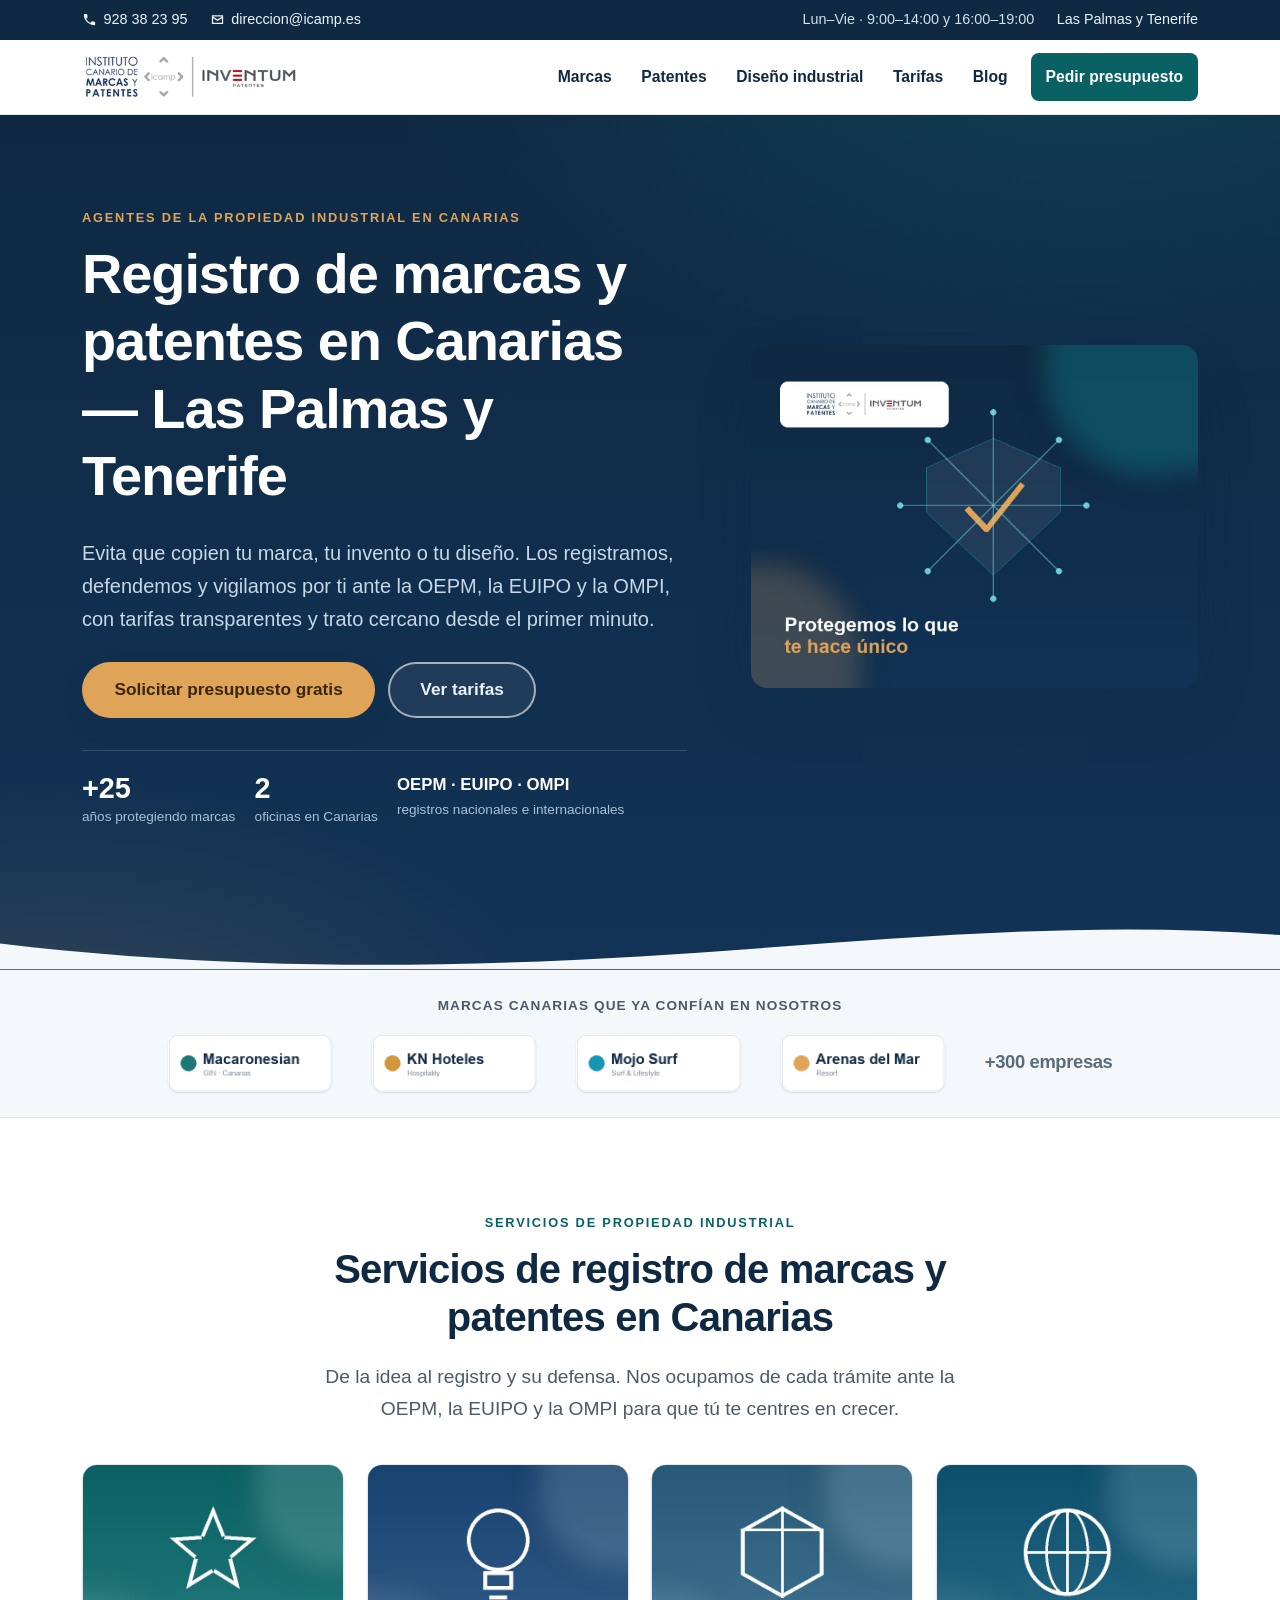
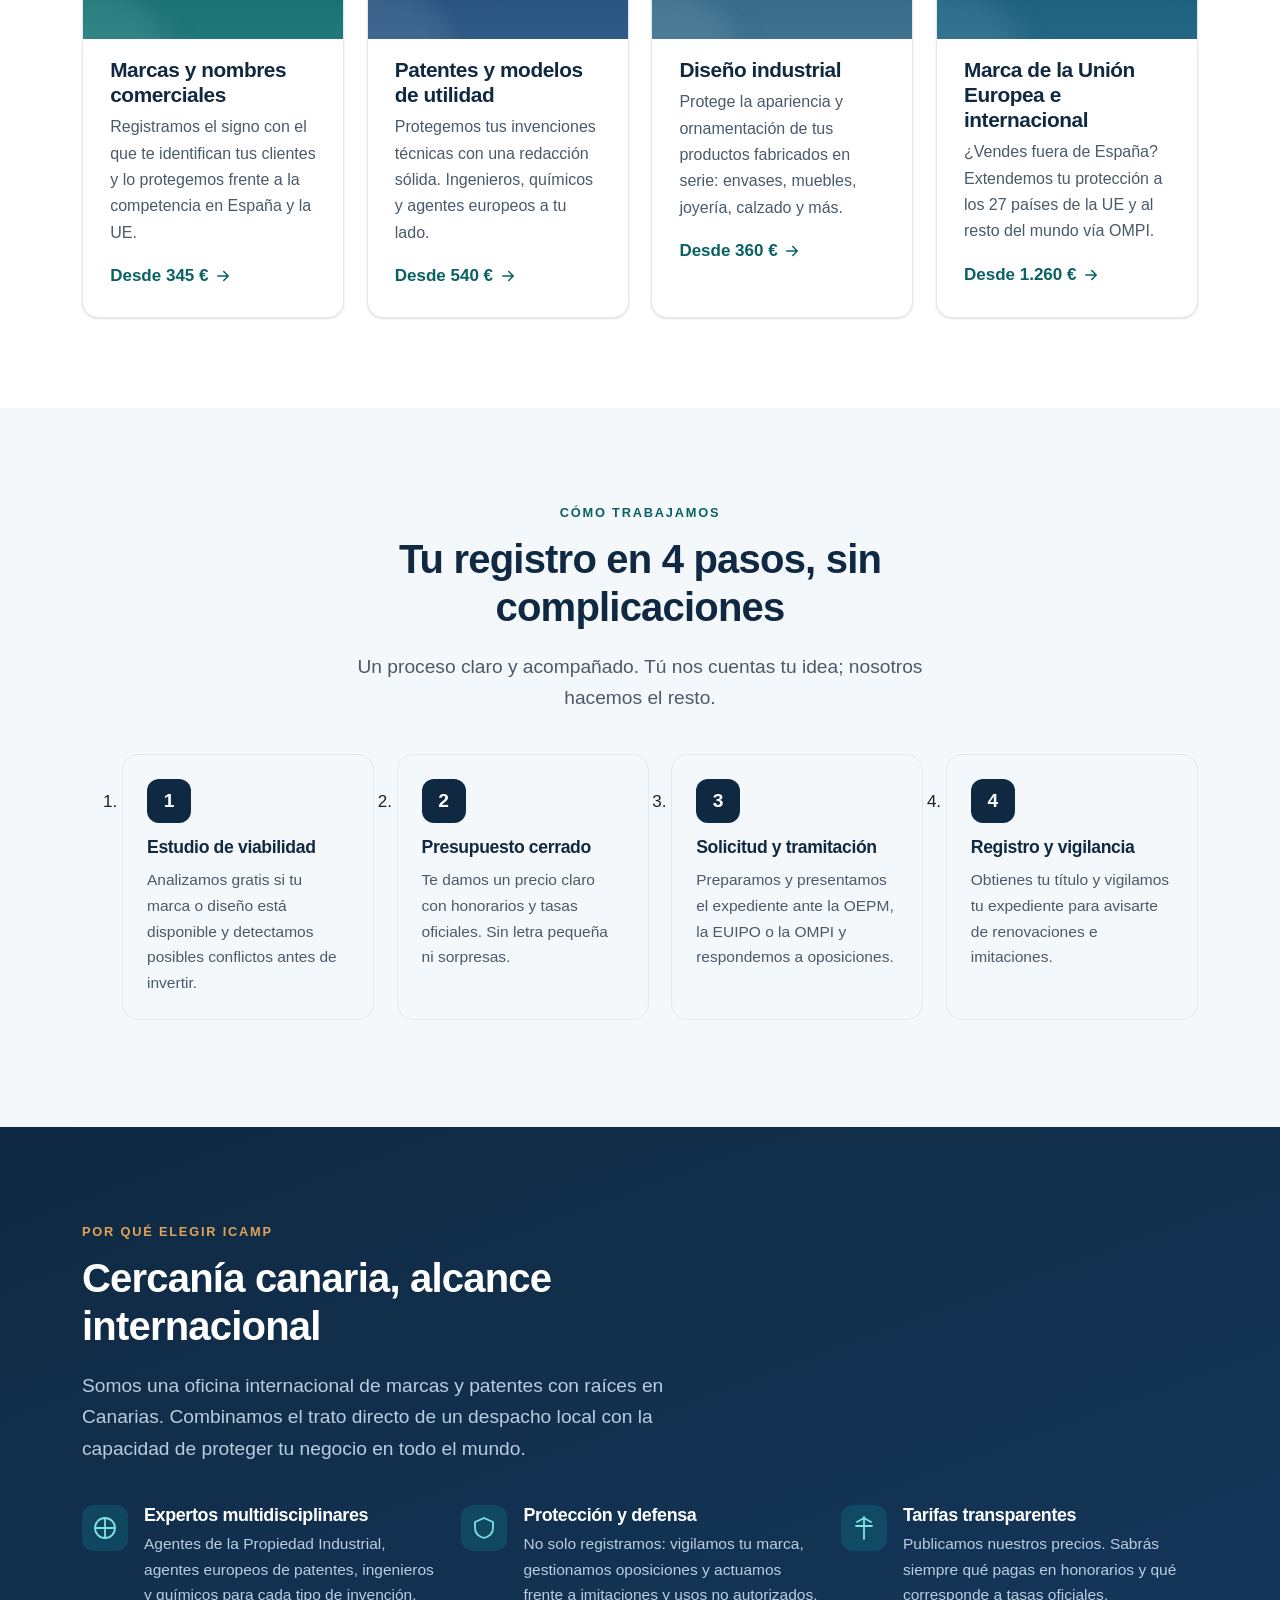
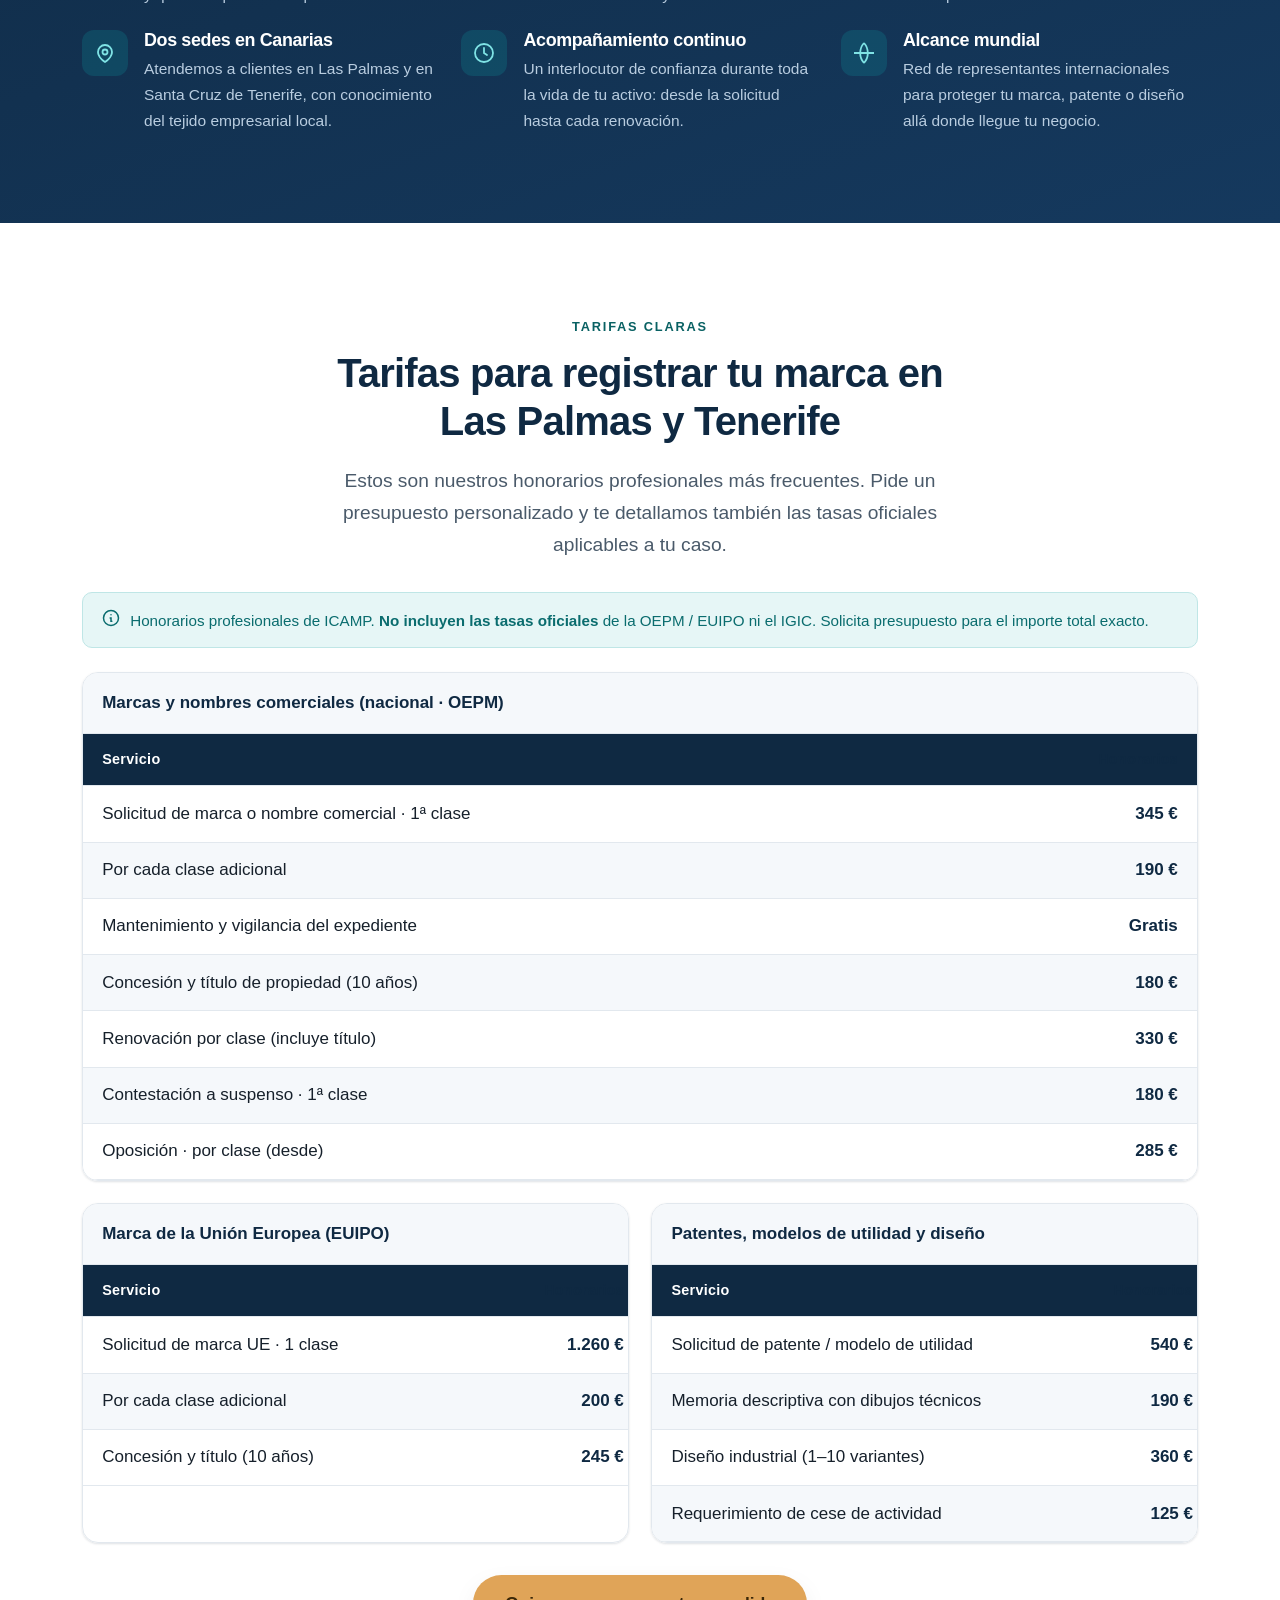
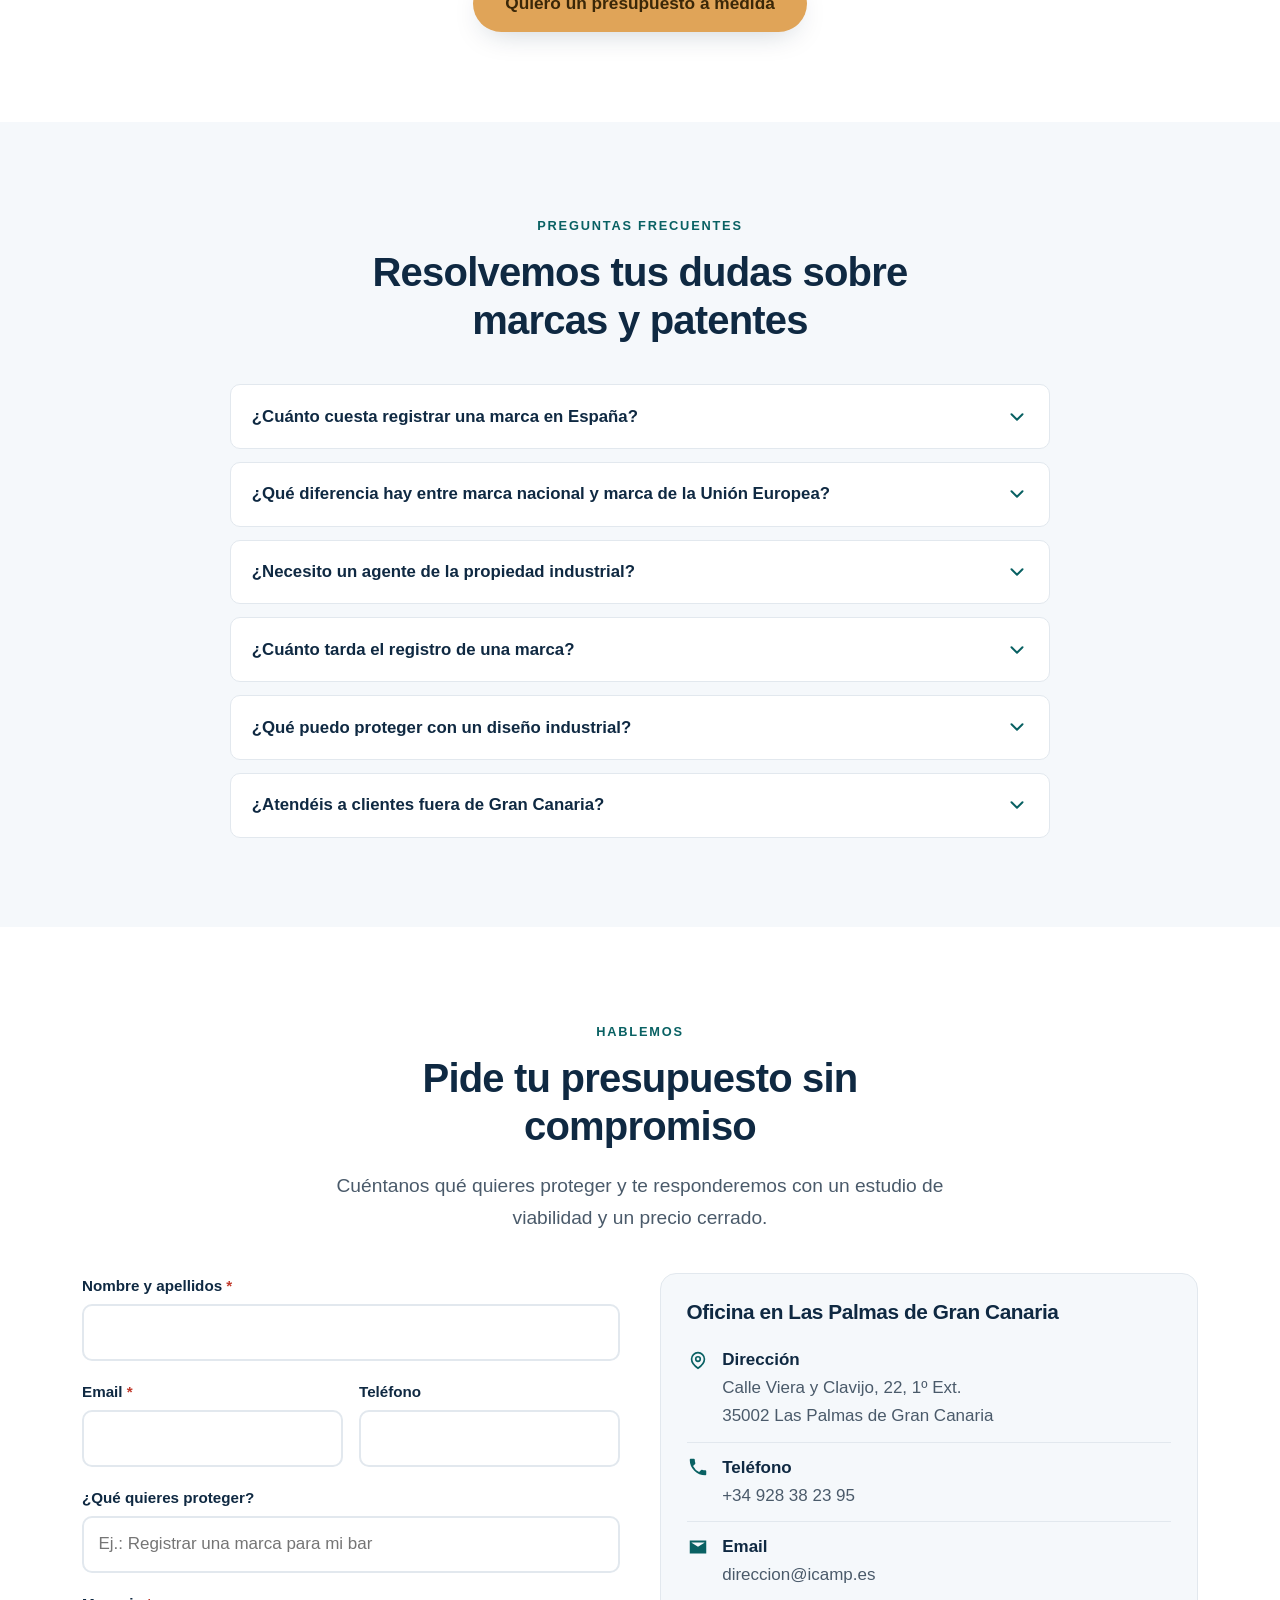
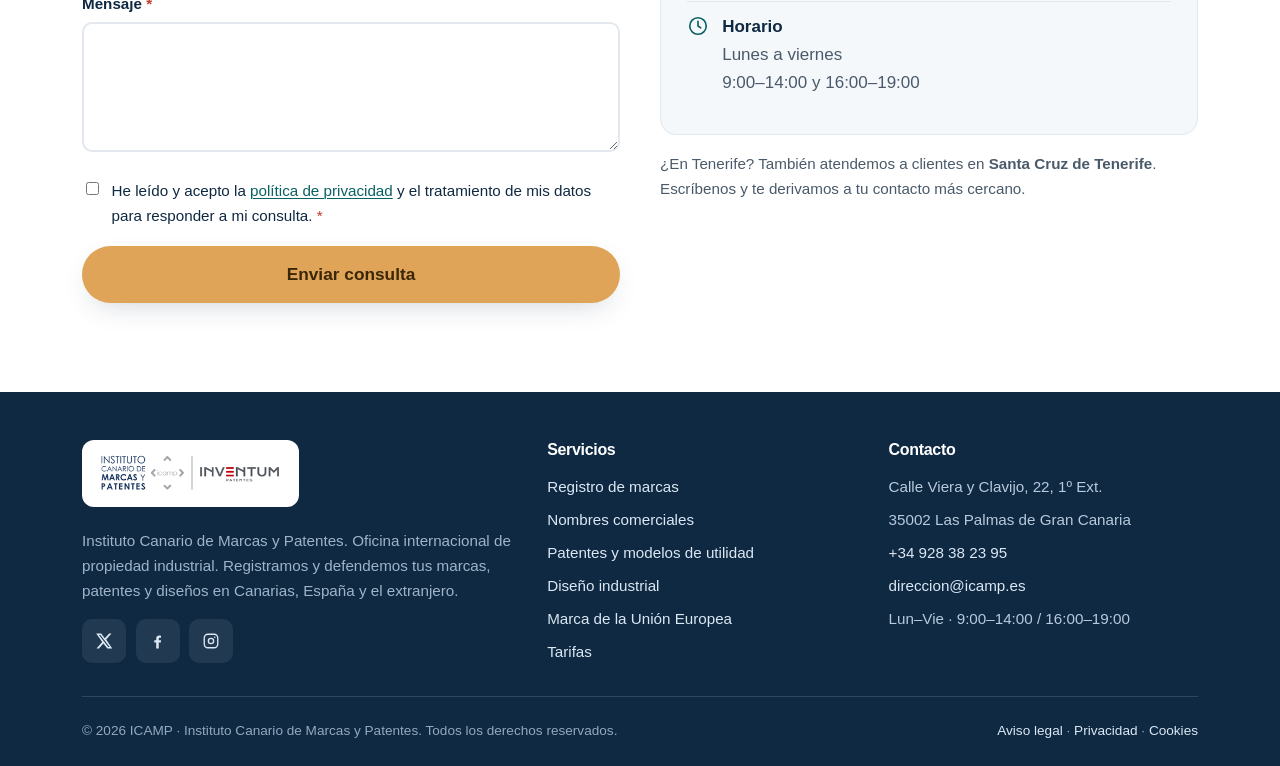
<file: index.html>
<!DOCTYPE html>
<html lang="es">
<head>
<meta charset="utf-8">
<meta name="viewport" content="width=device-width, initial-scale=1">
<meta name="theme-color" content="#0f2942">

<!-- ============ SEO PRIMARIO ============ -->
<title>Registro de Marcas y Patentes en Canarias | ICAMP</title>
<meta name="description" content="Agentes de la Propiedad Industrial en Canarias. Registramos y defendemos tu marca, patente o diseño en Las Palmas y Tenerife. Tarifas claras. Pide presupuesto.">
<meta name="keywords" content="registro de marcas Canarias, agente propiedad industrial Las Palmas, registrar patente Tenerife, diseño industrial, marca Unión Europea, nombre comercial, ICAMP">
<meta name="author" content="ICAMP · Instituto Canario de Marcas y Patentes">
<meta name="robots" content="index, follow, max-image-preview:large, max-snippet:-1">
<link rel="canonical" href="https://www.icamp.es/">
<meta name="geo.region" content="ES-CN">
<meta name="geo.placename" content="Las Palmas de Gran Canaria">
<meta name="geo.position" content="28.1002;-15.4162">
<meta name="ICBM" content="28.1002, -15.4162">

<!-- ============ OPEN GRAPH / SOCIAL ============ -->
<meta property="og:type" content="website">
<meta property="og:locale" content="es_ES">
<meta property="og:site_name" content="ICAMP · Instituto Canario de Marcas y Patentes">
<meta property="og:title" content="Registro de Marcas y Patentes en Canarias | ICAMP">
<meta property="og:description" content="Protege tu marca, patente o diseño en Las Palmas y Tenerife. Agentes de la Propiedad Industrial con tarifas transparentes.">
<meta property="og:url" content="https://www.icamp.es/">
<meta property="og:image" content="https://www.icamp.es/og-image.jpg">
<meta property="og:image:alt" content="ICAMP, Instituto Canario de Marcas y Patentes">
<meta property="og:image:width" content="1200">
<meta property="og:image:height" content="630">
<meta property="og:image:type" content="image/jpeg">
<meta name="twitter:card" content="summary_large_image">
<meta name="twitter:site" content="@ICAMP_ES">
<meta name="twitter:title" content="Registro de Marcas y Patentes en Canarias | ICAMP">
<meta name="twitter:description" content="Protege tu marca, patente o diseño en Las Palmas y Tenerife. Tarifas transparentes y asesoría experta.">
<meta name="twitter:image" content="https://www.icamp.es/og-image.jpg">

<link rel="alternate" hreflang="es-es" href="https://www.icamp.es/">
<link rel="alternate" hreflang="x-default" href="https://www.icamp.es/">
<link rel="manifest" href="site.webmanifest">
<link rel="icon" href="favicon.svg" type="image/svg+xml">

<!-- ============ DATOS ESTRUCTURADOS (Schema.org) ============ -->
<script type="application/ld+json">
{
  "@context": "https://schema.org",
  "@graph": [
    {
      "@type": ["LegalService", "ProfessionalService"],
      "@id": "https://www.icamp.es/#organization",
      "name": "ICAMP · Instituto Canario de Marcas y Patentes",
      "alternateName": "ICAMP",
      "url": "https://www.icamp.es/",
      "logo": "https://www.icamp.es/logo.png",
      "image": "https://www.icamp.es/og-image.jpg",
      "description": "Oficina Internacional de Marcas y Patentes. Agentes de la Propiedad Industrial especializados en registro y defensa de marcas, patentes y diseños industriales en Canarias, España y el extranjero.",
      "priceRange": "€€",
      "telephone": "+34928382395",
      "email": "direccion@icamp.es",
      "currenciesAccepted": "EUR",
      "areaServed": [
        {"@type": "AdministrativeArea", "name": "Las Palmas"},
        {"@type": "AdministrativeArea", "name": "Santa Cruz de Tenerife"},
        {"@type": "AdministrativeArea", "name": "Canarias"},
        {"@type": "Country", "name": "España"}
      ],
      "address": {
        "@type": "PostalAddress",
        "streetAddress": "Calle Viera y Clavijo, 22, 1º Ext.",
        "addressLocality": "Las Palmas de Gran Canaria",
        "addressRegion": "Las Palmas",
        "postalCode": "35002",
        "addressCountry": "ES"
      },
      "geo": {"@type": "GeoCoordinates", "latitude": 28.1002, "longitude": -15.4162},
      "openingHoursSpecification": [
        {"@type": "OpeningHoursSpecification", "dayOfWeek": ["Monday","Tuesday","Wednesday","Thursday","Friday"], "opens": "09:00", "closes": "14:00"},
        {"@type": "OpeningHoursSpecification", "dayOfWeek": ["Monday","Tuesday","Wednesday","Thursday","Friday"], "opens": "16:00", "closes": "19:00"}
      ],
      "sameAs": [
        "https://twitter.com/ICAMP_ES",
        "https://www.facebook.com/InstitutoCanariodeMarcasyPatentes",
        "https://www.instagram.com/icamp.es/"
      ],
      "hasOfferCatalog": {
        "@type": "OfferCatalog",
        "name": "Servicios de Propiedad Industrial",
        "itemListElement": [
          {"@type": "Offer", "itemOffered": {"@type": "Service", "name": "Registro de marcas y nombres comerciales"}, "priceSpecification": {"@type": "PriceSpecification", "price": "345", "priceCurrency": "EUR", "valueAddedTaxIncluded": false, "minPrice": "345"}, "description": "Honorarios profesionales desde. No incluye las tasas oficiales de la OEPM ni el IGIC."},
          {"@type": "Offer", "itemOffered": {"@type": "Service", "name": "Registro de marca de la Unión Europea"}, "priceSpecification": {"@type": "PriceSpecification", "price": "1260", "priceCurrency": "EUR", "valueAddedTaxIncluded": false, "minPrice": "1260"}, "description": "Honorarios profesionales desde. No incluye las tasas oficiales de la EUIPO."},
          {"@type": "Offer", "itemOffered": {"@type": "Service", "name": "Solicitud de patente y modelo de utilidad"}, "priceSpecification": {"@type": "PriceSpecification", "price": "540", "priceCurrency": "EUR", "valueAddedTaxIncluded": false, "minPrice": "540"}, "description": "Honorarios profesionales desde. No incluye las tasas oficiales de la OEPM ni el IGIC."},
          {"@type": "Offer", "itemOffered": {"@type": "Service", "name": "Registro de diseño industrial"}, "priceSpecification": {"@type": "PriceSpecification", "price": "360", "priceCurrency": "EUR", "valueAddedTaxIncluded": false, "minPrice": "360"}, "description": "Honorarios profesionales desde (1–10 variantes). No incluye las tasas oficiales de la OEPM ni el IGIC."}
        ]
      }
    },
    {
      "@type": "WebSite",
      "@id": "https://www.icamp.es/#website",
      "url": "https://www.icamp.es/",
      "name": "ICAMP · Instituto Canario de Marcas y Patentes",
      "inLanguage": "es-ES",
      "publisher": {"@id": "https://www.icamp.es/#organization"}
    },
    {
      "@type": "WebPage",
      "@id": "https://www.icamp.es/#webpage",
      "url": "https://www.icamp.es/",
      "name": "Registro de Marcas y Patentes en Canarias | ICAMP",
      "description": "Agentes de la Propiedad Industrial en Canarias. Registro y defensa de marcas, patentes y diseños industriales en Las Palmas y Tenerife.",
      "isPartOf": {"@id": "https://www.icamp.es/#website"},
      "about": {"@id": "https://www.icamp.es/#organization"},
      "inLanguage": "es-ES"
    },
    {
      "@type": "FAQPage",
      "@id": "https://www.icamp.es/#faq",
      "isPartOf": {"@id": "https://www.icamp.es/#webpage"},
      "mainEntity": [
        {"@type": "Question", "name": "¿Cuánto cuesta registrar una marca en España?", "acceptedAnswer": {"@type": "Answer", "text": "En ICAMP la solicitud de una marca nacional en una clase cuesta 345 € de honorarios, más 190 € por cada clase adicional. A ello se suman las tasas oficiales de la OEPM. El registro protege tu marca durante 10 años renovables. Te damos el importe total exacto en un presupuesto sin compromiso."}},
        {"@type": "Question", "name": "¿Qué diferencia hay entre marca nacional y marca de la Unión Europea?", "acceptedAnswer": {"@type": "Answer", "text": "La marca nacional protege tu signo distintivo solo en España; la marca de la Unión Europea (EUIPO) lo protege en los 27 Estados miembros con una única solicitud. Tramitamos ambas y te asesoramos sobre cuál conviene según tu mercado y tus planes de expansión."}},
        {"@type": "Question", "name": "¿Necesito un agente de la propiedad industrial?", "acceptedAnswer": {"@type": "Answer", "text": "No es obligatorio, pero un agente reduce el riesgo de denegación por errores de clasificación o conflictos con marcas anteriores. Realizamos un estudio de viabilidad previo, gestionamos oposiciones y vigilamos tu expediente. Los no residentes en España sí necesitan representación mediante un agente."}},
        {"@type": "Question", "name": "¿Cuánto tarda el registro de una marca?", "acceptedAnswer": {"@type": "Answer", "text": "El procedimiento de una marca nacional ante la OEPM suele durar entre 6 y 8 meses si no hay oposiciones. Desde el momento de la solicitud dispones de una protección provisional, y te mantenemos informado en cada fase del expediente."}},
        {"@type": "Question", "name": "¿Qué puedo proteger con un diseño industrial?", "acceptedAnswer": {"@type": "Answer", "text": "El diseño industrial protege la apariencia de un producto fabricable en serie: electrodomésticos, muebles, joyería, calzado, envases, textiles, juguetes, vehículos o luminarias, siempre que produzcan una impresión general distinta y cumplan el requisito de novedad."}},
        {"@type": "Question", "name": "¿Atendéis a clientes fuera de Gran Canaria?", "acceptedAnswer": {"@type": "Answer", "text": "Sí. Tenemos clientes en Las Palmas y en Santa Cruz de Tenerife, y trabajamos con empresas de toda España y del extranjero. Gran parte del trámite se gestiona de forma telemática, así que puedes contratarnos estés donde estés."}}
      ]
    }
  ]
}
</script>

<link rel="stylesheet" href="styles.css">
</head>
<body>

<a class="skip" href="#main">Saltar al contenido principal</a>

<!-- ===================== TOPBAR ===================== -->
<div class="topbar">
  <div class="wrap">
    <div class="tb-group">
      <a href="tel:+34928382395" aria-label="Llamar al 928 38 23 95">
        <svg width="15" height="15" viewBox="0 0 24 24" fill="none" aria-hidden="true"><path d="M6.6 10.8a15.1 15.1 0 006.6 6.6l2.2-2.2a1 1 0 011-.24 11.4 11.4 0 003.6.57 1 1 0 011 1V20a1 1 0 01-1 1A17 17 0 013 4a1 1 0 011-1h3.5a1 1 0 011 1 11.4 11.4 0 00.57 3.6 1 1 0 01-.24 1L6.6 10.8z" fill="currentColor"/></svg>
        928 38 23 95
      </a>
      <a href="mailto:direccion@icamp.es">
        <svg width="15" height="15" viewBox="0 0 24 24" fill="none" aria-hidden="true"><path d="M3 5h18v14H3V5zm2 2v.4l7 4.2 7-4.2V7H5zm14 3.1l-7 4.2-7-4.2V17h14v-6.9z" fill="currentColor"/></svg>
        direccion@icamp.es
      </a>
    </div>
    <div class="tb-group secondary">
      <span>Lun–Vie · 9:00–14:00 y 16:00–19:00</span>
      <a href="#contacto">Las Palmas y Tenerife</a>
    </div>
  </div>
</div>

<!-- ===================== HEADER ===================== -->
<header class="site-header">
  <div class="wrap">
    <nav class="nav" aria-label="Principal">
      <a class="brand" href="index.html" aria-label="ICAMP · Inventum Patentes, inicio">
        <img src="img/logo-icamp-inventum.png" alt="ICAMP · Instituto Canario de Marcas y Patentes · Inventum Patentes" width="340" height="81" style="height:52px;width:auto">
      </a>
      <button class="nav-toggle" aria-expanded="false" aria-controls="menu" aria-label="Abrir menú de navegación">
        <svg width="24" height="24" viewBox="0 0 24 24" fill="none" aria-hidden="true"><path d="M4 6h16M4 12h16M4 18h16" stroke="currentColor" stroke-width="2.2" stroke-linecap="round"/></svg>
      </button>
      <ul class="nav-links" id="menu">
        <li><a href="marcas.html">Marcas</a></li>
        <li><a href="patentes.html">Patentes</a></li>
        <li><a href="diseno-industrial.html">Diseño industrial</a></li>
        <li><a href="#tarifas">Tarifas</a></li>
        <li><a href="blog.html">Blog</a></li>
        <li class="nav-cta"><a class="btn btn-solid" href="#contacto">Pedir presupuesto</a></li>
      </ul>
    </nav>
  </div>
</header>

<main id="main" tabindex="-1">

<!-- ===================== HERO ===================== -->
<section class="hero" aria-labelledby="hero-title">
  <div class="wrap">
    <div>
      <span class="eyebrow">Agentes de la Propiedad Industrial en Canarias</span>
      <h1 id="hero-title">Registro de marcas y patentes en Canarias — Las Palmas y Tenerife</h1>
      <p class="lead">Evita que copien tu marca, tu invento o tu diseño. Los registramos, defendemos y vigilamos por ti ante la OEPM, la EUIPO y la OMPI, con tarifas transparentes y trato cercano desde el primer minuto.</p>
      <div class="hero-cta">
        <a class="btn btn-primary btn-lg" href="#contacto">Solicitar presupuesto gratis</a>
        <a class="btn btn-ghost-light btn-lg" href="#tarifas">Ver tarifas</a>
      </div>
      <div class="hero-trust">
        <div><b>+25</b><span>años protegiendo marcas</span></div>
        <div><b>2</b><span>oficinas en Canarias</span></div>
        <div><b style="font-size:1.05rem;line-height:1.3">OEPM · EUIPO · OMPI</b><span>registros nacionales e internacionales</span></div>
      </div>
    </div>
    <img class="hero-photo" src="img/hero.jpg" width="1200" height="920" alt="Ilustración de ICAMP: un escudo con una marca de verificación rodeado de nodos, que representa la protección de marcas, patentes y diseños">
  </div>
  <svg class="hero-wave" viewBox="0 0 1440 60" preserveAspectRatio="none" aria-hidden="true"><path fill="currentColor" d="M0 60V30c240 30 480 30 720 15S1200 0 1440 20v40H0z"/></svg>
</section>

<!-- ===================== CLIENTES ===================== -->
<section class="trust-strip" aria-label="Empresas que confían en ICAMP">
  <div class="wrap">
    <p>Marcas canarias que ya confían en nosotros</p>
    <div class="logos">
            <img src="img/cli-macaronesian.png" width="170" height="60" loading="lazy" alt="Macaronesian Gin">
      <img src="img/cli-kn.png" width="170" height="60" loading="lazy" alt="KN Hoteles">
      <img src="img/cli-mojo.png" width="170" height="60" loading="lazy" alt="Mojo Surf">
      <img src="img/cli-arenas.png" width="170" height="60" loading="lazy" alt="Arenas del Mar">
      <span>+300 empresas</span>
    </div>
  </div>
</section>

<!-- ===================== SERVICIOS ===================== -->
<section class="section" id="servicios" aria-labelledby="serv-title">
  <div class="wrap">
    <div class="center" style="max-width:70ch;margin-inline:auto;margin-bottom:2.5rem">
      <span class="eyebrow">Servicios de propiedad industrial</span>
      <h2 id="serv-title">Servicios de registro de marcas y patentes en Canarias</h2>
      <p class="lead">De la idea al registro y su defensa. Nos ocupamos de cada trámite ante la OEPM, la EUIPO y la OMPI para que tú te centres en crecer.</p>
    </div>
    <div class="grid grid-4">

      <article class="card">
        <img class="card-img" src="img/marcas.jpg" width="600" height="400" loading="lazy" alt="Registro de marcas">
                <h3>Marcas y nombres comerciales</h3>
        <p>Registramos el signo con el que te identifican tus clientes y lo protegemos frente a la competencia en España y la UE.</p>
        <a class="more" href="marcas.html">Desde 345 € <svg width="18" height="18" viewBox="0 0 24 24" fill="none" aria-hidden="true"><path d="M5 12h14M13 6l6 6-6 6" stroke="currentColor" stroke-width="2" stroke-linecap="round" stroke-linejoin="round"/></svg></a>
      </article>

      <article class="card">
        <img class="card-img" src="img/patentes.jpg" width="600" height="400" loading="lazy" alt="Patentes y modelos de utilidad">
                <h3>Patentes y modelos de utilidad</h3>
        <p>Protegemos tus invenciones técnicas con una redacción sólida. Ingenieros, químicos y agentes europeos a tu lado.</p>
        <a class="more" href="patentes.html">Desde 540 € <svg width="18" height="18" viewBox="0 0 24 24" fill="none" aria-hidden="true"><path d="M5 12h14M13 6l6 6-6 6" stroke="currentColor" stroke-width="2" stroke-linecap="round" stroke-linejoin="round"/></svg></a>
      </article>

      <article class="card">
        <img class="card-img" src="img/diseno.jpg" width="600" height="400" loading="lazy" alt="Diseño industrial">
                <h3>Diseño industrial</h3>
        <p>Protege la apariencia y ornamentación de tus productos fabricados en serie: envases, muebles, joyería, calzado y más.</p>
        <a class="more" href="diseno-industrial.html">Desde 360 € <svg width="18" height="18" viewBox="0 0 24 24" fill="none" aria-hidden="true"><path d="M5 12h14M13 6l6 6-6 6" stroke="currentColor" stroke-width="2" stroke-linecap="round" stroke-linejoin="round"/></svg></a>
      </article>

      <article class="card">
        <img class="card-img" src="img/marca-ue.jpg" width="600" height="400" loading="lazy" alt="Marca de la Unión Europea">
                <h3>Marca de la Unión Europea e internacional</h3>
        <p>¿Vendes fuera de España? Extendemos tu protección a los 27 países de la UE y al resto del mundo vía OMPI.</p>
        <a class="more" href="marcas.html">Desde 1.260 € <svg width="18" height="18" viewBox="0 0 24 24" fill="none" aria-hidden="true"><path d="M5 12h14M13 6l6 6-6 6" stroke="currentColor" stroke-width="2" stroke-linecap="round" stroke-linejoin="round"/></svg></a>
      </article>

    </div>
  </div>
</section>

<!-- ===================== PROCESO ===================== -->
<section class="section" id="proceso" style="background:var(--bg-soft)" aria-labelledby="proc-title">
  <div class="wrap">
    <div class="center" style="max-width:70ch;margin-inline:auto;margin-bottom:2.5rem">
      <span class="eyebrow">Cómo trabajamos</span>
      <h2 id="proc-title">Tu registro en 4 pasos, sin complicaciones</h2>
      <p class="lead">Un proceso claro y acompañado. Tú nos cuentas tu idea; nosotros hacemos el resto.</p>
    </div>
    <ol class="steps">
      <li class="step">
        <h3>Estudio de viabilidad</h3>
        <p>Analizamos gratis si tu marca o diseño está disponible y detectamos posibles conflictos antes de invertir.</p>
      </li>
      <li class="step">
        <h3>Presupuesto cerrado</h3>
        <p>Te damos un precio claro con honorarios y tasas oficiales. Sin letra pequeña ni sorpresas.</p>
      </li>
      <li class="step">
        <h3>Solicitud y tramitación</h3>
        <p>Preparamos y presentamos el expediente ante la OEPM, la EUIPO o la OMPI y respondemos a oposiciones.</p>
      </li>
      <li class="step">
        <h3>Registro y vigilancia</h3>
        <p>Obtienes tu título y vigilamos tu expediente para avisarte de renovaciones e imitaciones.</p>
      </li>
    </ol>
  </div>
</section>

<!-- ===================== POR QUÉ ICAMP ===================== -->
<section class="section dark" id="por-que" aria-labelledby="why-title">
  <div class="wrap">
    <div style="max-width:70ch;margin-bottom:2.5rem">
      <span class="eyebrow">Por qué elegir ICAMP</span>
      <h2 id="why-title">Cercanía canaria, alcance internacional</h2>
      <p class="lead">Somos una oficina internacional de marcas y patentes con raíces en Canarias. Combinamos el trato directo de un despacho local con la capacidad de proteger tu negocio en todo el mundo.</p>
    </div>
    <div class="grid grid-3">
      <div class="feature">
        <div class="ico" aria-hidden="true"><svg width="24" height="24" viewBox="0 0 24 24" fill="none"><path d="M12 2a10 10 0 100 20 10 10 0 000-20zm0 0v20M2 12h20" stroke="currentColor" stroke-width="1.8"/></svg></div>
        <div><h3>Expertos multidisciplinares</h3><p>Agentes de la Propiedad Industrial, agentes europeos de patentes, ingenieros y químicos para cada tipo de invención.</p></div>
      </div>
      <div class="feature">
        <div class="ico" aria-hidden="true"><svg width="24" height="24" viewBox="0 0 24 24" fill="none"><path d="M3 6l9-4 9 4v6c0 5-3.8 8.5-9 10-5.2-1.5-9-5-9-10V6z" stroke="currentColor" stroke-width="1.8" stroke-linejoin="round"/></svg></div>
        <div><h3>Protección y defensa</h3><p>No solo registramos: vigilamos tu marca, gestionamos oposiciones y actuamos frente a imitaciones y usos no autorizados.</p></div>
      </div>
      <div class="feature">
        <div class="ico" aria-hidden="true"><svg width="24" height="24" viewBox="0 0 24 24" fill="none"><path d="M12 1v22M5 6l7-4 7 4M4 10h16" stroke="currentColor" stroke-width="1.8" stroke-linecap="round"/></svg></div>
        <div><h3>Tarifas transparentes</h3><p>Publicamos nuestros precios. Sabrás siempre qué pagas en honorarios y qué corresponde a tasas oficiales.</p></div>
      </div>
      <div class="feature">
        <div class="ico" aria-hidden="true"><svg width="24" height="24" viewBox="0 0 24 24" fill="none"><path d="M12 21s-7-4.5-7-10a7 7 0 0114 0c0 5.5-7 10-7 10z" stroke="currentColor" stroke-width="1.8"/><circle cx="12" cy="11" r="2.5" stroke="currentColor" stroke-width="1.8"/></svg></div>
        <div><h3>Dos sedes en Canarias</h3><p>Atendemos a clientes en Las Palmas y en Santa Cruz de Tenerife, con conocimiento del tejido empresarial local.</p></div>
      </div>
      <div class="feature">
        <div class="ico" aria-hidden="true"><svg width="24" height="24" viewBox="0 0 24 24" fill="none"><circle cx="12" cy="12" r="9" stroke="currentColor" stroke-width="1.8"/><path d="M12 7v5l3 2" stroke="currentColor" stroke-width="1.8" stroke-linecap="round"/></svg></div>
        <div><h3>Acompañamiento continuo</h3><p>Un interlocutor de confianza durante toda la vida de tu activo: desde la solicitud hasta cada renovación.</p></div>
      </div>
      <div class="feature">
        <div class="ico" aria-hidden="true"><svg width="24" height="24" viewBox="0 0 24 24" fill="none"><path d="M2 12h20M12 2a15 15 0 010 20M12 2a15 15 0 000 20" stroke="currentColor" stroke-width="1.8"/></svg></div>
        <div><h3>Alcance mundial</h3><p>Red de representantes internacionales para proteger tu marca, patente o diseño allá donde llegue tu negocio.</p></div>
      </div>
    </div>
  </div>
</section>

<!-- ===================== TARIFAS ===================== -->
<section class="section" id="tarifas" aria-labelledby="tar-title">
  <div class="wrap">
    <div class="center" style="max-width:72ch;margin-inline:auto;margin-bottom:2rem">
      <span class="eyebrow">Tarifas claras</span>
      <h2 id="tar-title">Tarifas para registrar tu marca en Las Palmas y Tenerife</h2>
      <p class="lead">Estos son nuestros honorarios profesionales más frecuentes. Pide un presupuesto personalizado y te detallamos también las tasas oficiales aplicables a tu caso.</p>
    </div>

    <div class="pricing-note">
      <svg width="20" height="20" viewBox="0 0 24 24" fill="none" aria-hidden="true"><circle cx="12" cy="12" r="9" stroke="currentColor" stroke-width="1.8"/><path d="M12 8h.01M11 12h1v4h1" stroke="currentColor" stroke-width="1.8" stroke-linecap="round"/></svg>
      <span>Honorarios profesionales de ICAMP. <strong>No incluyen las tasas oficiales</strong> de la OEPM / EUIPO ni el IGIC. Solicita presupuesto para el importe total exacto.</span>
    </div>

    <div class="table-scroll">
      <table class="tarifas">
        <caption>Marcas y nombres comerciales (nacional · OEPM)</caption>
        <thead><tr><th scope="col">Servicio</th><th scope="col">Honorarios</th></tr></thead>
        <tbody>
          <tr><td>Solicitud de marca o nombre comercial · 1ª clase</td><td>345 €</td></tr>
          <tr><td>Por cada clase adicional</td><td>190 €</td></tr>
          <tr><td>Mantenimiento y vigilancia del expediente</td><td>Gratis</td></tr>
          <tr><td>Concesión y título de propiedad (10 años)</td><td>180 €</td></tr>
          <tr><td>Renovación por clase (incluye título)</td><td>330 €</td></tr>
          <tr><td>Contestación a suspenso · 1ª clase</td><td>180 €</td></tr>
          <tr><td>Oposición · por clase (desde)</td><td>285 €</td></tr>
        </tbody>
      </table>
    </div>

    <div class="grid grid-2" style="margin-top:1.4rem">
      <div class="table-scroll">
        <table class="tarifas">
          <caption>Marca de la Unión Europea (EUIPO)</caption>
          <thead><tr><th scope="col">Servicio</th><th scope="col">Honorarios</th></tr></thead>
          <tbody>
            <tr><td>Solicitud de marca UE · 1 clase</td><td>1.260 €</td></tr>
            <tr><td>Por cada clase adicional</td><td>200 €</td></tr>
            <tr><td>Concesión y título (10 años)</td><td>245 €</td></tr>
          </tbody>
        </table>
      </div>
      <div class="table-scroll">
        <table class="tarifas">
          <caption>Patentes, modelos de utilidad y diseño</caption>
          <thead><tr><th scope="col">Servicio</th><th scope="col">Honorarios</th></tr></thead>
          <tbody>
            <tr><td>Solicitud de patente / modelo de utilidad</td><td>540 €</td></tr>
            <tr><td>Memoria descriptiva con dibujos técnicos</td><td>190 €</td></tr>
            <tr><td>Diseño industrial (1–10 variantes)</td><td>360 €</td></tr>
            <tr><td>Requerimiento de cese de actividad</td><td>125 €</td></tr>
          </tbody>
        </table>
      </div>
    </div>

    <div class="center" style="margin-top:2rem">
      <a class="btn btn-primary btn-lg" href="#contacto">Quiero un presupuesto a medida</a>
    </div>
  </div>
</section>

<!-- ===================== FAQ ===================== -->
<section class="section" id="faq" style="background:var(--bg-soft)" aria-labelledby="faq-title">
  <div class="wrap">
    <div class="center" style="max-width:70ch;margin-inline:auto;margin-bottom:2.5rem">
      <span class="eyebrow">Preguntas frecuentes</span>
      <h2 id="faq-title">Resolvemos tus dudas sobre marcas y patentes</h2>
    </div>
    <div class="faq">
      <details>
        <summary>¿Cuánto cuesta registrar una marca en España? <svg class="chev" width="22" height="22" viewBox="0 0 24 24" fill="none" aria-hidden="true"><path d="M6 9l6 6 6-6" stroke="currentColor" stroke-width="2.2" stroke-linecap="round" stroke-linejoin="round"/></svg></summary>
        <div class="ans"><p>En ICAMP la solicitud de una marca nacional en una clase cuesta <strong>345 € de honorarios</strong>, más 190 € por cada clase adicional. A ello se suman las tasas oficiales de la OEPM. El registro protege tu marca durante 10 años renovables. Te damos el importe total exacto en un presupuesto sin compromiso.</p></div>
      </details>
      <details>
        <summary>¿Qué diferencia hay entre marca nacional y marca de la Unión Europea? <svg class="chev" width="22" height="22" viewBox="0 0 24 24" fill="none" aria-hidden="true"><path d="M6 9l6 6 6-6" stroke="currentColor" stroke-width="2.2" stroke-linecap="round" stroke-linejoin="round"/></svg></summary>
        <div class="ans"><p>La marca nacional protege tu signo distintivo solo en España; la <strong>marca de la Unión Europea</strong> (EUIPO) lo protege en los 27 Estados miembros con una única solicitud. Tramitamos ambas y te asesoramos sobre cuál conviene según tu mercado y tus planes de expansión.</p></div>
      </details>
      <details>
        <summary>¿Necesito un agente de la propiedad industrial? <svg class="chev" width="22" height="22" viewBox="0 0 24 24" fill="none" aria-hidden="true"><path d="M6 9l6 6 6-6" stroke="currentColor" stroke-width="2.2" stroke-linecap="round" stroke-linejoin="round"/></svg></summary>
        <div class="ans"><p>No es obligatorio, pero un agente reduce el riesgo de denegación por errores de clasificación o conflictos con marcas anteriores. Realizamos un estudio de viabilidad previo, gestionamos oposiciones y vigilamos tu expediente. Los <strong>no residentes en España</strong> sí necesitan representación mediante un agente.</p></div>
      </details>
      <details>
        <summary>¿Cuánto tarda el registro de una marca? <svg class="chev" width="22" height="22" viewBox="0 0 24 24" fill="none" aria-hidden="true"><path d="M6 9l6 6 6-6" stroke="currentColor" stroke-width="2.2" stroke-linecap="round" stroke-linejoin="round"/></svg></summary>
        <div class="ans"><p>El procedimiento de una marca nacional ante la OEPM suele durar <strong>entre 6 y 8 meses</strong> si no hay oposiciones. Desde el momento de la solicitud dispones de una protección provisional, y te mantenemos informado en cada fase del expediente.</p></div>
      </details>
      <details>
        <summary>¿Qué puedo proteger con un diseño industrial? <svg class="chev" width="22" height="22" viewBox="0 0 24 24" fill="none" aria-hidden="true"><path d="M6 9l6 6 6-6" stroke="currentColor" stroke-width="2.2" stroke-linecap="round" stroke-linejoin="round"/></svg></summary>
        <div class="ans"><p>El diseño industrial protege la <strong>apariencia de un producto</strong> fabricable en serie: electrodomésticos, muebles, joyería, calzado, envases, textiles, juguetes, vehículos o luminarias, siempre que produzcan una impresión general distinta y cumplan el requisito de novedad.</p></div>
      </details>
      <details>
        <summary>¿Atendéis a clientes fuera de Gran Canaria? <svg class="chev" width="22" height="22" viewBox="0 0 24 24" fill="none" aria-hidden="true"><path d="M6 9l6 6 6-6" stroke="currentColor" stroke-width="2.2" stroke-linecap="round" stroke-linejoin="round"/></svg></summary>
        <div class="ans"><p>Sí. Tenemos clientes en <strong>Las Palmas y en Santa Cruz de Tenerife</strong>, y trabajamos con empresas de toda España y del extranjero. Gran parte del trámite se gestiona de forma telemática, así que puedes contratarnos estés donde estés.</p></div>
      </details>
    </div>
  </div>
</section>

<!-- ===================== CONTACTO ===================== -->
<section class="section" id="contacto" aria-labelledby="con-title">
  <div class="wrap">
    <div class="center" style="max-width:70ch;margin-inline:auto;margin-bottom:2.5rem">
      <span class="eyebrow">Hablemos</span>
      <h2 id="con-title">Pide tu presupuesto sin compromiso</h2>
      <p class="lead">Cuéntanos qué quieres proteger y te responderemos con un estudio de viabilidad y un precio cerrado.</p>
    </div>

    <div class="contact-grid">
      <div>
        <form id="contact-form" novalidate>
          <div class="field">
            <label for="name">Nombre y apellidos <span class="req" aria-hidden="true">*</span></label>
            <input id="name" name="name" type="text" autocomplete="name" required aria-required="true">
          </div>
          <div class="grid grid-2" style="gap:1rem">
            <div class="field">
              <label for="email">Email <span class="req" aria-hidden="true">*</span></label>
              <input id="email" name="email" type="email" autocomplete="email" required aria-required="true">
            </div>
            <div class="field">
              <label for="phone">Teléfono</label>
              <input id="phone" name="phone" type="tel" autocomplete="tel" inputmode="tel">
            </div>
          </div>
          <div class="field">
            <label for="subject">¿Qué quieres proteger?</label>
            <input id="subject" name="subject" type="text" placeholder="Ej.: Registrar una marca para mi bar">
          </div>
          <div class="field">
            <label for="message">Mensaje <span class="req" aria-hidden="true">*</span></label>
            <textarea id="message" name="message" required aria-required="true"></textarea>
          </div>
          <div class="field consent">
            <input id="consent" name="consent" type="checkbox" required aria-required="true">
            <label for="consent" style="font-weight:400;margin:0">He leído y acepto la <a href="https://www.icamp.es/politica-de-privacidad/">política de privacidad</a> y el tratamiento de mis datos para responder a mi consulta. <span class="req" aria-hidden="true">*</span></label>
          </div>
          <button class="btn btn-primary btn-lg" type="submit" style="width:100%;justify-content:center">Enviar consulta</button>
          <p class="form-status" id="form-status" tabindex="-1" role="status" aria-live="polite"></p>
        </form>
      </div>

      <div>
        <div class="info-card">
          <h3 style="margin-top:0">Oficina en Las Palmas de Gran Canaria</h3>
          <div class="info-row">
            <span class="ico" aria-hidden="true"><svg width="22" height="22" viewBox="0 0 24 24" fill="none"><path d="M12 21s-7-4.5-7-10a7 7 0 0114 0c0 5.5-7 10-7 10z" stroke="currentColor" stroke-width="1.8"/><circle cx="12" cy="11" r="2.5" stroke="currentColor" stroke-width="1.8"/></svg></span>
            <div><b>Dirección</b><a href="https://maps.google.com/?q=Calle+Viera+y+Clavijo+22+Las+Palmas+de+Gran+Canaria" target="_blank" rel="noopener">Calle Viera y Clavijo, 22, 1º Ext.<br>35002 Las Palmas de Gran Canaria</a></div>
          </div>
          <div class="info-row">
            <span class="ico" aria-hidden="true"><svg width="22" height="22" viewBox="0 0 24 24" fill="none"><path d="M6.6 10.8a15.1 15.1 0 006.6 6.6l2.2-2.2a1 1 0 011-.24 11.4 11.4 0 003.6.57 1 1 0 011 1V20a1 1 0 01-1 1A17 17 0 013 4a1 1 0 011-1h3.5a1 1 0 011 1 11.4 11.4 0 00.57 3.6 1 1 0 01-.24 1L6.6 10.8z" fill="currentColor"/></svg></span>
            <div><b>Teléfono</b><a href="tel:+34928382395">+34 928 38 23 95</a></div>
          </div>
          <div class="info-row">
            <span class="ico" aria-hidden="true"><svg width="22" height="22" viewBox="0 0 24 24" fill="none"><path d="M3 5h18v14H3V5zm2 2v.4l7 4.2 7-4.2V7H5z" fill="currentColor"/></svg></span>
            <div><b>Email</b><a href="mailto:direccion@icamp.es">direccion@icamp.es</a></div>
          </div>
          <div class="info-row">
            <span class="ico" aria-hidden="true"><svg width="22" height="22" viewBox="0 0 24 24" fill="none"><circle cx="12" cy="12" r="9" stroke="currentColor" stroke-width="1.8"/><path d="M12 7v5l3 2" stroke="currentColor" stroke-width="1.8" stroke-linecap="round"/></svg></span>
            <div><b>Horario</b><span style="color:var(--muted)">Lunes a viernes<br>9:00–14:00 y 16:00–19:00</span></div>
          </div>
        </div>
        <p style="margin-top:1rem;color:var(--muted);font-size:.95rem">¿En Tenerife? También atendemos a clientes en <strong>Santa Cruz de Tenerife</strong>. Escríbenos y te derivamos a tu contacto más cercano.</p>
      </div>
    </div>
  </div>
</section>

</main>

<!-- ===================== FOOTER ===================== -->
<footer class="site-footer">
  <div class="wrap">
    <div class="footer-grid">
      <div>
        <div style="background:#fff;border-radius:12px;padding:.7rem 1rem;display:inline-block;margin-bottom:.9rem">
          <img src="img/logo-icamp-inventum.png" alt="ICAMP · Inventum Patentes" width="340" height="81" style="height:44px;width:auto;display:block">
        </div>
        <p style="color:#9fb4c9">Instituto Canario de Marcas y Patentes. Oficina internacional de propiedad industrial. Registramos y defendemos tus marcas, patentes y diseños en Canarias, España y el extranjero.</p>
        <div class="footer-social" aria-label="Redes sociales de ICAMP">
          <a href="https://twitter.com/ICAMP_ES" target="_blank" rel="noopener" aria-label="ICAMP en X (Twitter)"><svg width="18" height="18" viewBox="0 0 24 24" fill="currentColor" aria-hidden="true"><path d="M18.9 2H22l-7.1 8.1L23 22h-6.6l-5.2-6.8L5.3 22H2l7.6-8.7L1.6 2h6.7l4.7 6.2L18.9 2zm-1.2 18h1.8L7.2 3.9H5.3L17.7 20z"/></svg></a>
          <a href="https://www.facebook.com/InstitutoCanariodeMarcasyPatentes" target="_blank" rel="noopener" aria-label="ICAMP en Facebook"><svg width="18" height="18" viewBox="0 0 24 24" fill="currentColor" aria-hidden="true"><path d="M13 22v-8h2.7l.4-3H13V9c0-.9.3-1.5 1.6-1.5H16V4.9c-.3 0-1.3-.1-2.4-.1-2.4 0-4 1.4-4 4.1V11H7v3h2.6v8H13z"/></svg></a>
          <a href="https://www.instagram.com/icamp.es/" target="_blank" rel="noopener" aria-label="ICAMP en Instagram"><svg width="18" height="18" viewBox="0 0 24 24" fill="none" aria-hidden="true"><rect x="3" y="3" width="18" height="18" rx="5" stroke="currentColor" stroke-width="1.8"/><circle cx="12" cy="12" r="3.5" stroke="currentColor" stroke-width="1.8"/><circle cx="17" cy="7" r="1" fill="currentColor"/></svg></a>
        </div>
      </div>
      <div>
        <h3>Servicios</h3>
        <ul>
          <li><a href="marcas.html">Registro de marcas</a></li>
          <li><a href="marcas.html">Nombres comerciales</a></li>
          <li><a href="patentes.html">Patentes y modelos de utilidad</a></li>
          <li><a href="diseno-industrial.html">Diseño industrial</a></li>
          <li><a href="marcas.html">Marca de la Unión Europea</a></li>
          <li><a href="#tarifas">Tarifas</a></li>
        </ul>
      </div>
      <div>
        <h3>Contacto</h3>
        <ul>
          <li>Calle Viera y Clavijo, 22, 1º Ext.</li>
          <li>35002 Las Palmas de Gran Canaria</li>
          <li><a href="tel:+34928382395">+34 928 38 23 95</a></li>
          <li><a href="mailto:direccion@icamp.es">direccion@icamp.es</a></li>
          <li>Lun–Vie · 9:00–14:00 / 16:00–19:00</li>
        </ul>
      </div>
    </div>
    <div class="footer-bottom">
      <span>© <span id="year">2026</span> ICAMP · Instituto Canario de Marcas y Patentes. Todos los derechos reservados.</span>
      <span>
        <a href="https://www.icamp.es/aviso-legal/">Aviso legal</a> ·
        <a href="https://www.icamp.es/politica-de-privacidad/">Privacidad</a> ·
        <a href="https://www.icamp.es/politica-de-cookies/">Cookies</a>
      </span>
    </div>
  </div>
</footer>

<!-- FAB móvil -->
<a class="fab btn btn-primary" href="tel:+34928382395" aria-label="Llamar a ICAMP ahora">
  <svg width="20" height="20" viewBox="0 0 24 24" fill="currentColor" aria-hidden="true"><path d="M6.6 10.8a15.1 15.1 0 006.6 6.6l2.2-2.2a1 1 0 011-.24 11.4 11.4 0 003.6.57 1 1 0 011 1V20a1 1 0 01-1 1A17 17 0 013 4a1 1 0 011-1h3.5a1 1 0 011 1 11.4 11.4 0 00.57 3.6 1 1 0 01-.24 1L6.6 10.8z"/></svg>
  Llamar
</a>

<script src="app.js" defer></script>
</body>
</html>
</file>
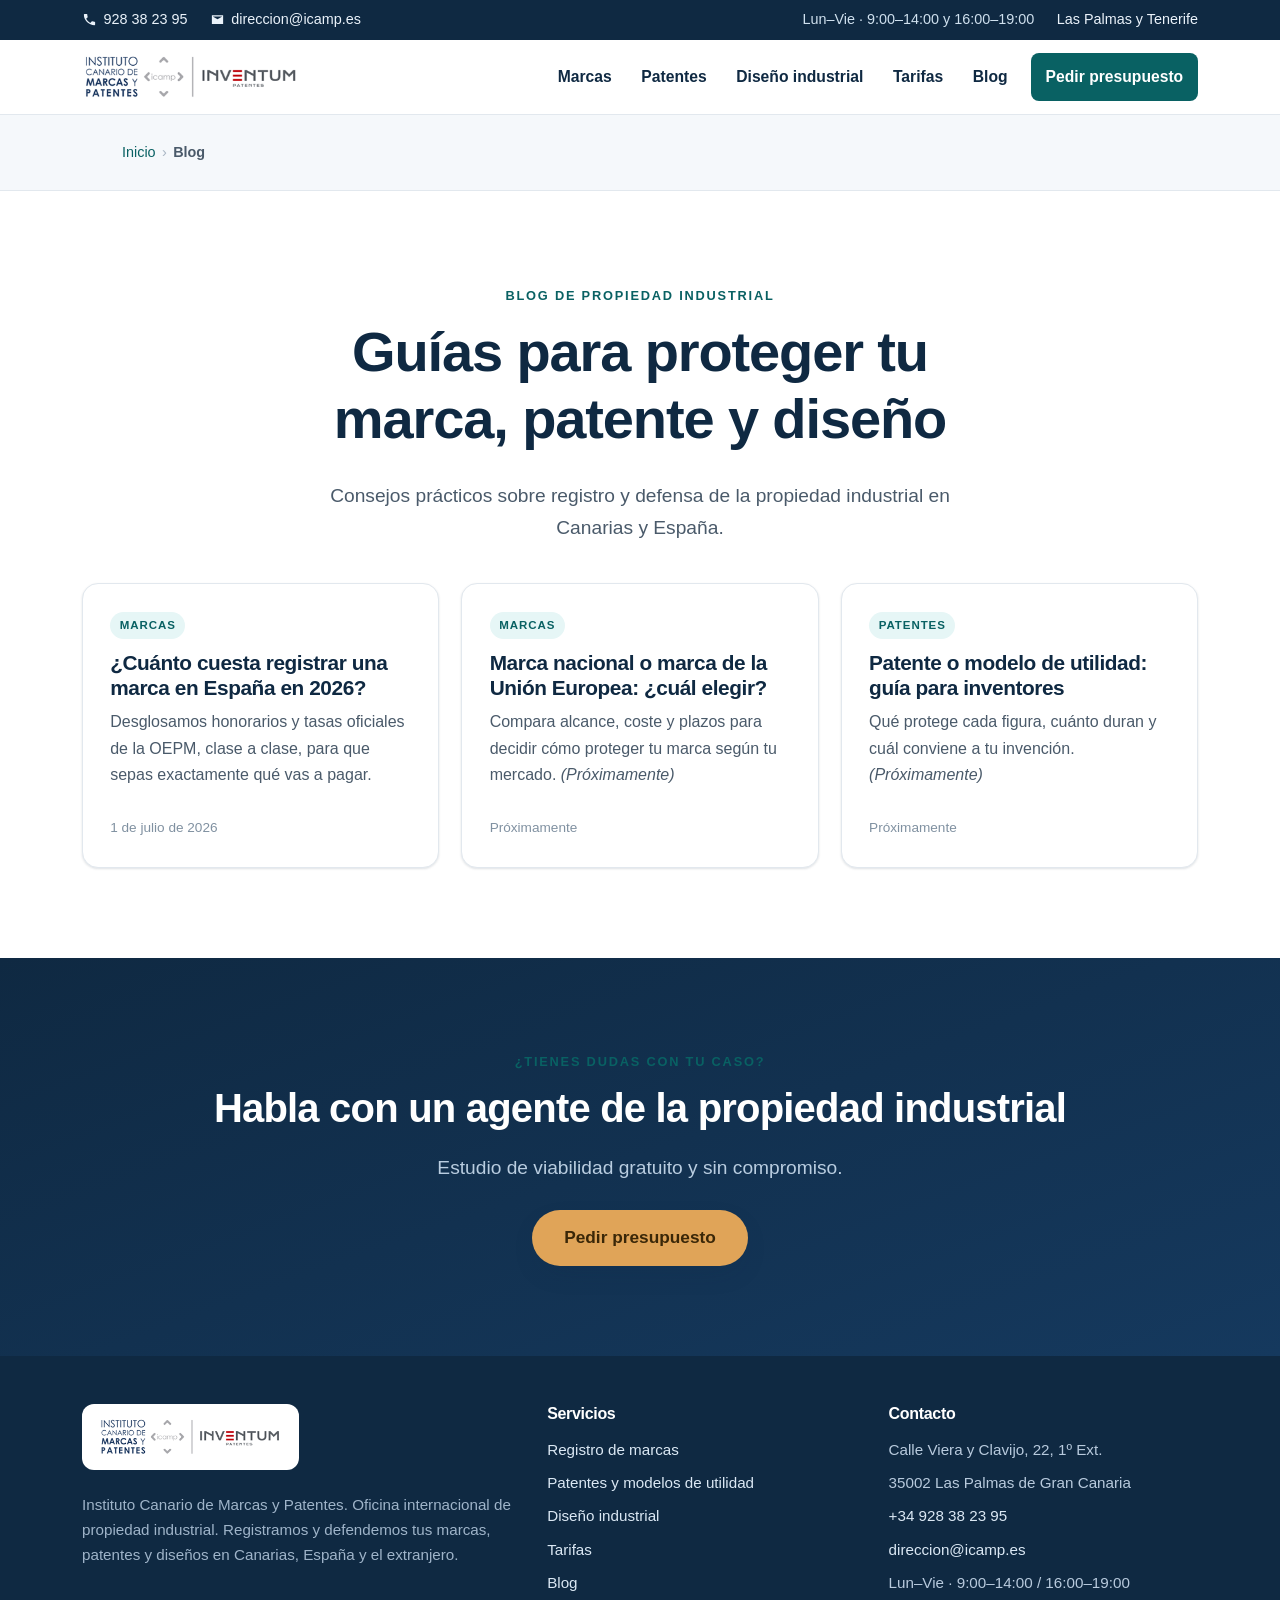
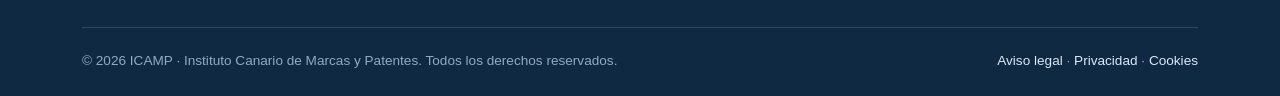
<file: blog.html>
<!DOCTYPE html>
<html lang="es">
<head>
<meta charset="utf-8">
<meta name="viewport" content="width=device-width, initial-scale=1">
<meta name="theme-color" content="#0f2942">

<title>Blog de Marcas y Patentes | ICAMP · Propiedad Industrial en Canarias</title>
<meta name="description" content="Guías y consejos sobre registro de marcas, patentes y diseño industrial en España y Canarias. Aprende a proteger tu negocio con los expertos de ICAMP.">
<meta name="robots" content="index, follow, max-image-preview:large">
<link rel="canonical" href="https://www.icamp.es/blog/">
<meta property="og:type" content="website">
<meta property="og:locale" content="es_ES">
<meta property="og:title" content="Blog de Marcas y Patentes | ICAMP">
<meta property="og:description" content="Guías sobre registro de marcas, patentes y diseño industrial en Canarias y España.">
<meta property="og:url" content="https://www.icamp.es/blog/">
<meta property="og:image" content="https://www.icamp.es/og-image.jpg">
<link rel="alternate" hreflang="es-ES" href="https://www.icamp.es/blog/">
<link rel="icon" href="favicon.svg" type="image/svg+xml">
<link rel="stylesheet" href="styles.css">

<script type="application/ld+json">
{
  "@context": "https://schema.org",
  "@graph": [
    {"@type": "Blog", "@id": "https://www.icamp.es/blog/#blog", "name": "Blog de ICAMP", "url": "https://www.icamp.es/blog/", "inLanguage": "es-ES", "publisher": {"@id": "https://www.icamp.es/#organization"}},
    {"@type": "BreadcrumbList", "itemListElement": [
      {"@type": "ListItem", "position": 1, "name": "Inicio", "item": "https://www.icamp.es/"},
      {"@type": "ListItem", "position": 2, "name": "Blog", "item": "https://www.icamp.es/blog/"}
    ]}
  ]
}
</script>
</head>
<body>

<a class="skip" href="#main">Saltar al contenido principal</a>

<div class="topbar">
  <div class="wrap">
    <div class="tb-group">
      <a href="tel:+34928382395"><svg width="15" height="15" viewBox="0 0 24 24" fill="none" aria-hidden="true"><path d="M6.6 10.8a15.1 15.1 0 006.6 6.6l2.2-2.2a1 1 0 011-.24 11.4 11.4 0 003.6.57 1 1 0 011 1V20a1 1 0 01-1 1A17 17 0 013 4a1 1 0 011-1h3.5a1 1 0 011 1 11.4 11.4 0 00.57 3.6 1 1 0 01-.24 1L6.6 10.8z" fill="currentColor"/></svg> 928 38 23 95</a>
      <a href="mailto:direccion@icamp.es"><svg width="15" height="15" viewBox="0 0 24 24" fill="none" aria-hidden="true"><path d="M3 5h18v14H3V5zm2 2v.4l7 4.2 7-4.2V7H5z" fill="currentColor"/></svg> direccion@icamp.es</a>
    </div>
    <div class="tb-group secondary">
      <span>Lun–Vie · 9:00–14:00 y 16:00–19:00</span>
      <a href="index.html#contacto">Las Palmas y Tenerife</a>
    </div>
  </div>
</div>

<header class="site-header">
  <div class="wrap">
    <nav class="nav" aria-label="Principal">
      <a class="brand" href="index.html" aria-label="ICAMP · Inventum Patentes, inicio">
        <img src="img/logo-icamp-inventum.png" alt="ICAMP · Instituto Canario de Marcas y Patentes · Inventum Patentes" width="340" height="81" style="height:52px;width:auto">
      </a>
      <button class="nav-toggle" aria-expanded="false" aria-controls="menu" aria-label="Abrir menú de navegación">
        <svg width="24" height="24" viewBox="0 0 24 24" fill="none" aria-hidden="true"><path d="M4 6h16M4 12h16M4 18h16" stroke="currentColor" stroke-width="2.2" stroke-linecap="round"/></svg>
      </button>
      <ul class="nav-links" id="menu">
        <li><a href="marcas.html">Marcas</a></li>
        <li><a href="patentes.html">Patentes</a></li>
        <li><a href="diseno-industrial.html">Diseño industrial</a></li>
        <li><a href="index.html#tarifas">Tarifas</a></li>
        <li><a href="blog.html" aria-current="page">Blog</a></li>
        <li class="nav-cta"><a class="btn btn-solid" href="index.html#contacto">Pedir presupuesto</a></li>
      </ul>
    </nav>
  </div>
</header>

<nav class="crumbs" aria-label="Migas de pan">
  <div class="wrap">
    <ol>
      <li><a href="index.html">Inicio</a></li>
      <li class="sep" aria-hidden="true">›</li>
      <li aria-current="page">Blog</li>
    </ol>
  </div>
</nav>

<main id="main" tabindex="-1">

<section class="section">
  <div class="wrap">
    <div class="center" style="max-width:70ch;margin-inline:auto;margin-bottom:2.5rem">
      <span class="eyebrow">Blog de propiedad industrial</span>
      <h1>Guías para proteger tu marca, patente y diseño</h1>
      <p class="lead">Consejos prácticos sobre registro y defensa de la propiedad industrial en Canarias y España.</p>
    </div>

    <div class="grid grid-3">
      <article class="card post-card">
        <span class="tag">Marcas</span>
        <h3><a href="cuanto-cuesta-registrar-una-marca.html">¿Cuánto cuesta registrar una marca en España en 2026?</a></h3>
        <p>Desglosamos honorarios y tasas oficiales de la OEPM, clase a clase, para que sepas exactamente qué vas a pagar.</p>
        <time datetime="2026-07-01">1 de julio de 2026</time>
      </article>

      <article class="card post-card">
        <span class="tag">Marcas</span>
        <h3><a href="marcas.html">Marca nacional o marca de la Unión Europea: ¿cuál elegir?</a></h3>
        <p>Compara alcance, coste y plazos para decidir cómo proteger tu marca según tu mercado. <em>(Próximamente)</em></p>
        <time datetime="2026-07-01">Próximamente</time>
      </article>

      <article class="card post-card">
        <span class="tag">Patentes</span>
        <h3><a href="patentes.html">Patente o modelo de utilidad: guía para inventores</a></h3>
        <p>Qué protege cada figura, cuánto duran y cuál conviene a tu invención. <em>(Próximamente)</em></p>
        <time datetime="2026-07-01">Próximamente</time>
      </article>
    </div>
  </div>
</section>

<section class="section cta-band">
  <div class="wrap center">
    <span class="eyebrow">¿Tienes dudas con tu caso?</span>
    <h2>Habla con un agente de la propiedad industrial</h2>
    <p class="lead">Estudio de viabilidad gratuito y sin compromiso.</p>
    <div class="hero-cta" style="justify-content:center">
      <a class="btn btn-primary btn-lg" href="index.html#contacto">Pedir presupuesto</a>
    </div>
  </div>
</section>

</main>

<footer class="site-footer">
  <div class="wrap">
    <div class="footer-grid">
      <div>
        <div style="background:#fff;border-radius:12px;padding:.7rem 1rem;display:inline-block;margin-bottom:.9rem">
          <img src="img/logo-icamp-inventum.png" alt="ICAMP · Inventum Patentes" width="340" height="81" style="height:44px;width:auto;display:block">
        </div>
        <p style="color:#9fb4c9">Instituto Canario de Marcas y Patentes. Oficina internacional de propiedad industrial. Registramos y defendemos tus marcas, patentes y diseños en Canarias, España y el extranjero.</p>
      </div>
      <div>
        <h3>Servicios</h3>
        <ul>
          <li><a href="marcas.html">Registro de marcas</a></li>
          <li><a href="patentes.html">Patentes y modelos de utilidad</a></li>
          <li><a href="diseno-industrial.html">Diseño industrial</a></li>
          <li><a href="index.html#tarifas">Tarifas</a></li>
          <li><a href="blog.html">Blog</a></li>
        </ul>
      </div>
      <div>
        <h3>Contacto</h3>
        <ul>
          <li>Calle Viera y Clavijo, 22, 1º Ext.</li>
          <li>35002 Las Palmas de Gran Canaria</li>
          <li><a href="tel:+34928382395">+34 928 38 23 95</a></li>
          <li><a href="mailto:direccion@icamp.es">direccion@icamp.es</a></li>
          <li>Lun–Vie · 9:00–14:00 / 16:00–19:00</li>
        </ul>
      </div>
    </div>
    <div class="footer-bottom">
      <span>© <span id="year">2026</span> ICAMP · Instituto Canario de Marcas y Patentes. Todos los derechos reservados.</span>
      <span><a href="https://www.icamp.es/aviso-legal/">Aviso legal</a> · <a href="https://www.icamp.es/politica-de-privacidad/">Privacidad</a> · <a href="https://www.icamp.es/politica-de-cookies/">Cookies</a></span>
    </div>
  </div>
</footer>

<a class="fab btn btn-primary" href="tel:+34928382395" aria-label="Llamar a ICAMP ahora">
  <svg width="20" height="20" viewBox="0 0 24 24" fill="currentColor" aria-hidden="true"><path d="M6.6 10.8a15.1 15.1 0 006.6 6.6l2.2-2.2a1 1 0 011-.24 11.4 11.4 0 003.6.57 1 1 0 011 1V20a1 1 0 01-1 1A17 17 0 013 4a1 1 0 011-1h3.5a1 1 0 011 1 11.4 11.4 0 00.57 3.6 1 1 0 01-.24 1L6.6 10.8z"/></svg> Llamar
</a>

<script src="app.js" defer></script>
</body>
</html>
</file>
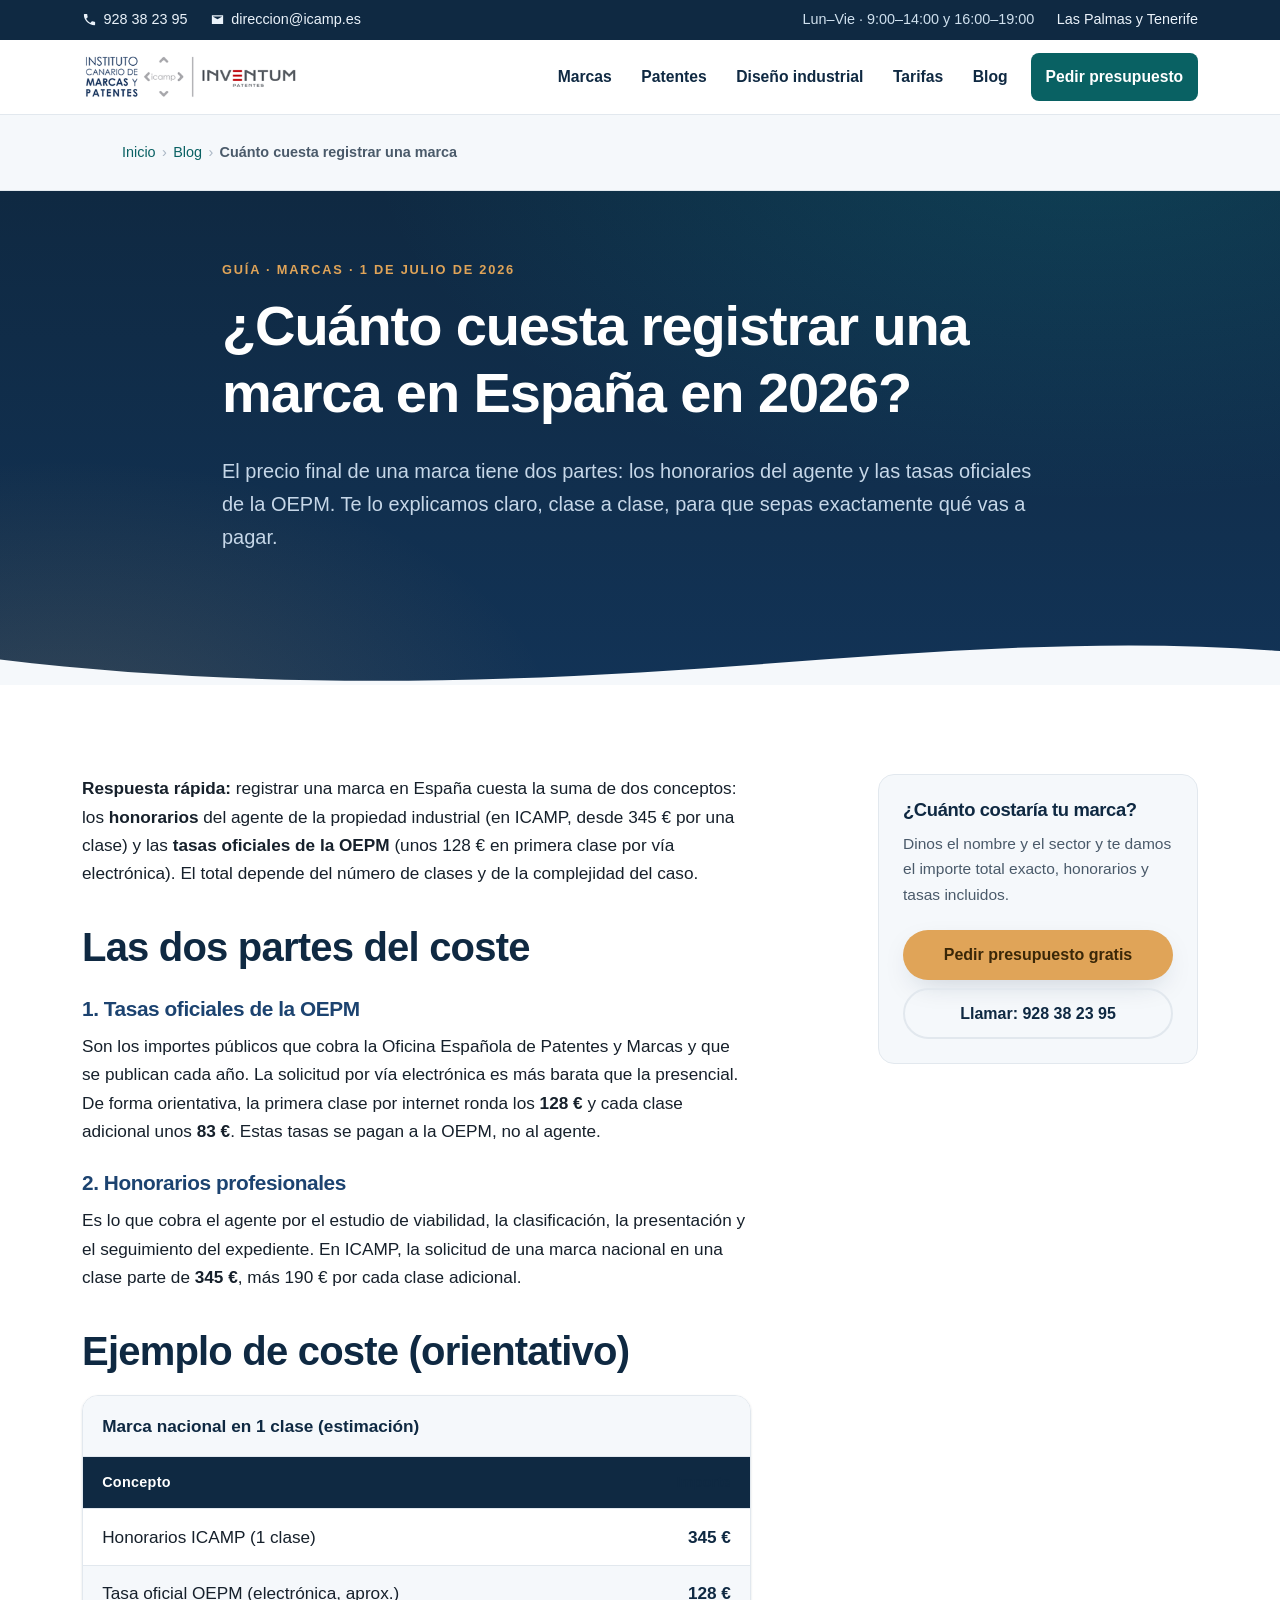
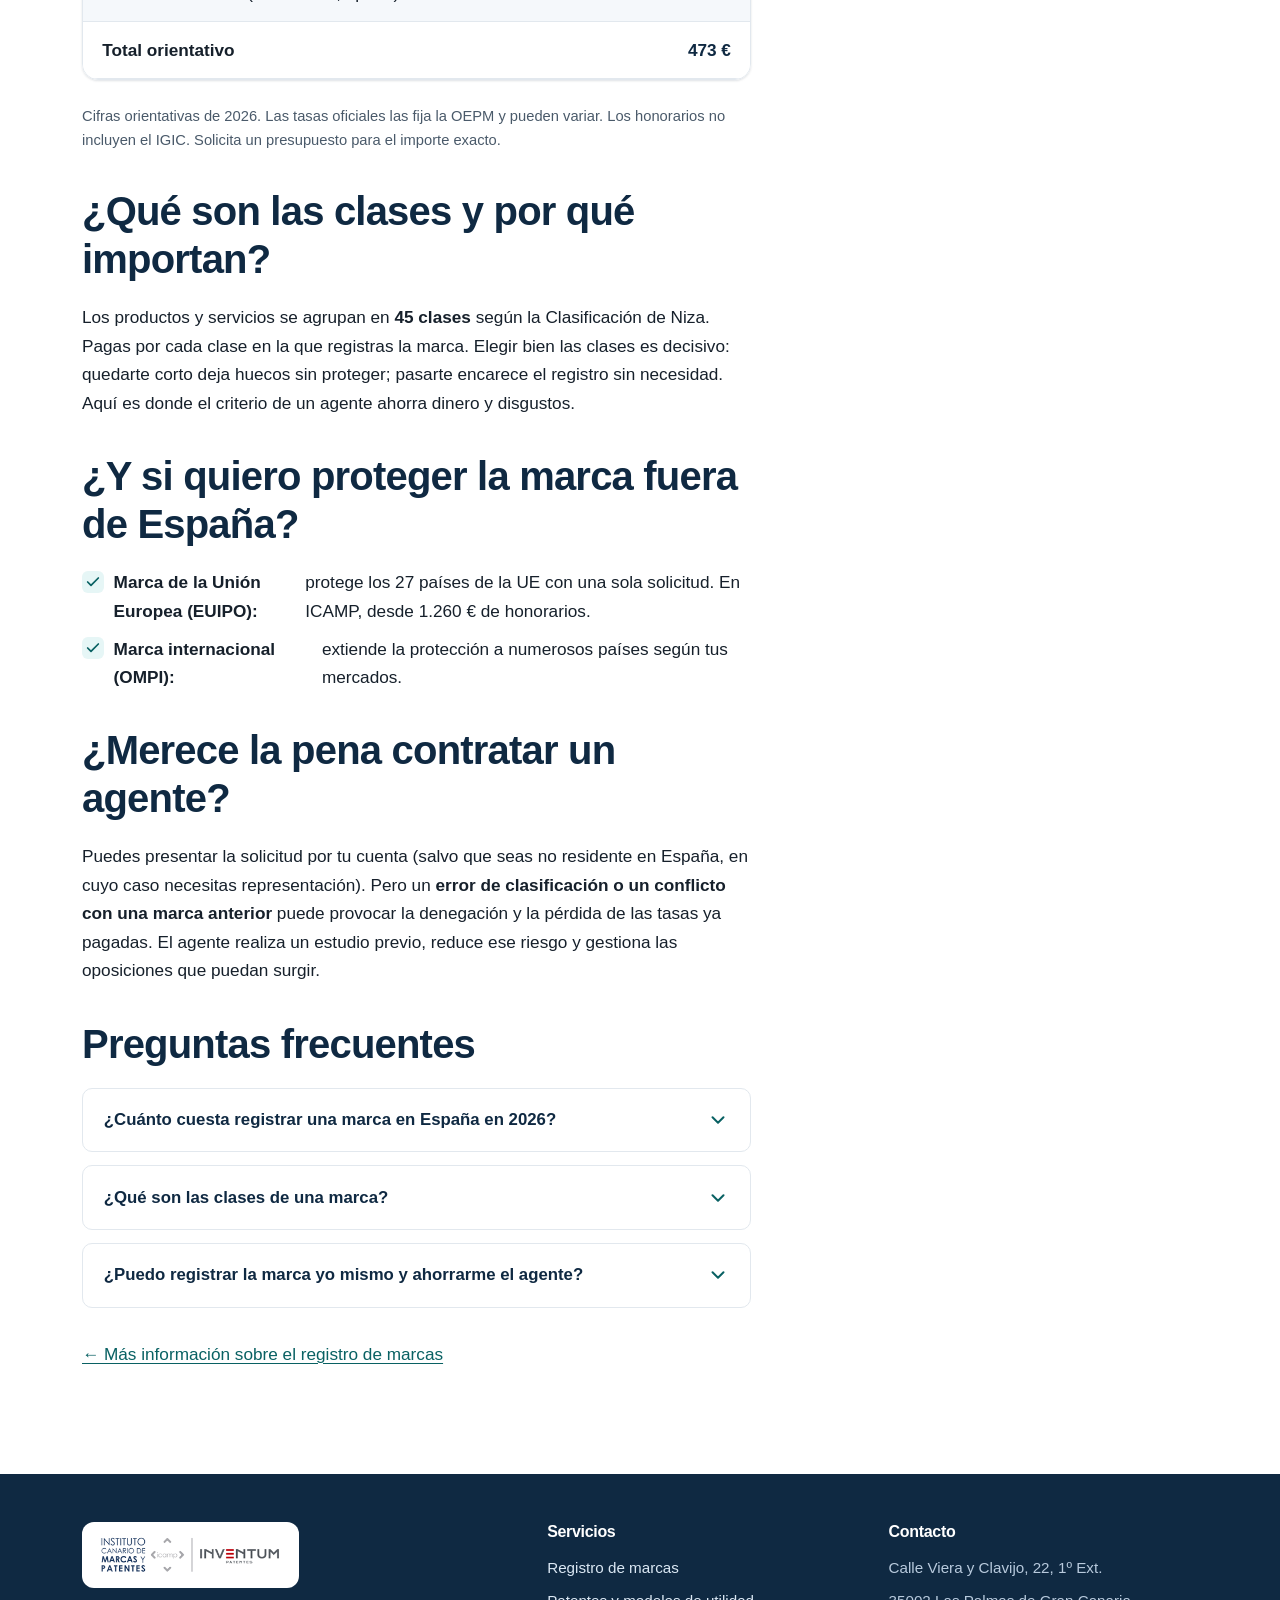
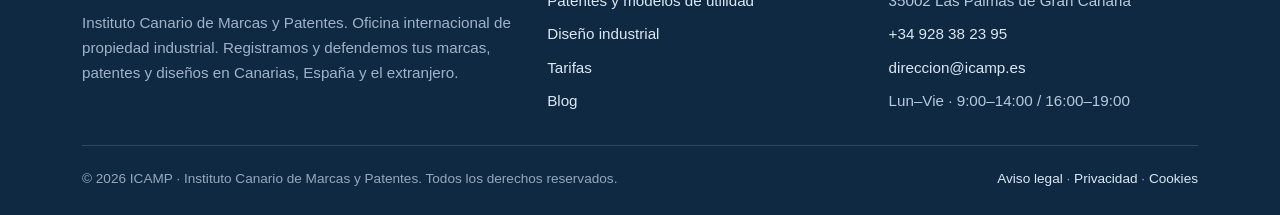
<file: cuanto-cuesta-registrar-una-marca.html>
<!DOCTYPE html>
<html lang="es">
<head>
<meta charset="utf-8">
<meta name="viewport" content="width=device-width, initial-scale=1">
<meta name="theme-color" content="#0f2942">

<title>¿Cuánto Cuesta Registrar una Marca en España en 2026? | ICAMP</title>
<meta name="description" content="Guía clara de lo que cuesta registrar una marca en España en 2026: honorarios de agente + tasas oficiales de la OEPM, clase a clase, y cómo ahorrar. Por ICAMP, agentes en Canarias.">
<meta name="robots" content="index, follow, max-image-preview:large">
<link rel="canonical" href="https://www.icamp.es/blog/cuanto-cuesta-registrar-una-marca/">
<meta property="og:type" content="article">
<meta property="og:locale" content="es_ES">
<meta property="og:title" content="¿Cuánto cuesta registrar una marca en España en 2026?">
<meta property="og:description" content="Honorarios + tasas oficiales de la OEPM, clase a clase. Guía práctica por agentes de la propiedad industrial.">
<meta property="og:url" content="https://www.icamp.es/blog/cuanto-cuesta-registrar-una-marca/">
<meta property="og:image" content="https://www.icamp.es/og-image.jpg">
<meta name="twitter:card" content="summary_large_image">
<meta name="twitter:image" content="https://www.icamp.es/og-image.jpg">
<link rel="alternate" hreflang="es-ES" href="https://www.icamp.es/blog/cuanto-cuesta-registrar-una-marca/">
<link rel="icon" href="favicon.svg" type="image/svg+xml">
<link rel="stylesheet" href="styles.css">

<script type="application/ld+json">
{
  "@context": "https://schema.org",
  "@graph": [
    {
      "@type": "Article",
      "@id": "https://www.icamp.es/blog/cuanto-cuesta-registrar-una-marca/#article",
      "headline": "¿Cuánto cuesta registrar una marca en España en 2026?",
      "description": "Guía de lo que cuesta registrar una marca en España: honorarios de agente y tasas oficiales de la OEPM, clase a clase.",
      "inLanguage": "es-ES",
      "datePublished": "2026-07-01",
      "dateModified": "2026-07-01",
      "author": {"@type": "Organization", "name": "ICAMP · Instituto Canario de Marcas y Patentes", "url": "https://www.icamp.es/"},
      "publisher": {"@id": "https://www.icamp.es/#organization"},
      "image": "https://www.icamp.es/og-image.jpg",
      "mainEntityOfPage": "https://www.icamp.es/blog/cuanto-cuesta-registrar-una-marca/"
    },
    {
      "@type": "BreadcrumbList",
      "itemListElement": [
        {"@type": "ListItem", "position": 1, "name": "Inicio", "item": "https://www.icamp.es/"},
        {"@type": "ListItem", "position": 2, "name": "Blog", "item": "https://www.icamp.es/blog/"},
        {"@type": "ListItem", "position": 3, "name": "Cuánto cuesta registrar una marca", "item": "https://www.icamp.es/blog/cuanto-cuesta-registrar-una-marca/"}
      ]
    },
    {
      "@type": "FAQPage",
      "mainEntity": [
        {"@type": "Question", "name": "¿Cuánto cuesta registrar una marca en España en 2026?", "acceptedAnswer": {"@type": "Answer", "text": "El coste total se compone de dos partes: los honorarios del agente de la propiedad industrial y las tasas oficiales de la OEPM. En ICAMP los honorarios parten de 345 € por una clase; las tasas oficiales de la OEPM por vía electrónica rondan los 128 € en primera clase. Pide un presupuesto para el importe total exacto."}},
        {"@type": "Question", "name": "¿Qué son las clases de una marca?", "acceptedAnswer": {"@type": "Answer", "text": "Las clases agrupan los productos y servicios según la Clasificación de Niza (45 clases). Pagas por cada clase en la que registras tu marca, así que elegir bien las clases es clave para no pagar de más ni quedarte sin protección."}},
        {"@type": "Question", "name": "¿Puedo registrar la marca yo mismo y ahorrarme el agente?", "acceptedAnswer": {"@type": "Answer", "text": "Puedes, salvo que seas no residente en España. Pero un error de clasificación o un conflicto con una marca anterior puede provocar la denegación y la pérdida de las tasas. El agente reduce ese riesgo con un estudio previo y gestiona oposiciones."}}
      ]
    }
  ]
}
</script>
</head>
<body>

<a class="skip" href="#main">Saltar al contenido principal</a>

<div class="topbar">
  <div class="wrap">
    <div class="tb-group">
      <a href="tel:+34928382395"><svg width="15" height="15" viewBox="0 0 24 24" fill="none" aria-hidden="true"><path d="M6.6 10.8a15.1 15.1 0 006.6 6.6l2.2-2.2a1 1 0 011-.24 11.4 11.4 0 003.6.57 1 1 0 011 1V20a1 1 0 01-1 1A17 17 0 013 4a1 1 0 011-1h3.5a1 1 0 011 1 11.4 11.4 0 00.57 3.6 1 1 0 01-.24 1L6.6 10.8z" fill="currentColor"/></svg> 928 38 23 95</a>
      <a href="mailto:direccion@icamp.es"><svg width="15" height="15" viewBox="0 0 24 24" fill="none" aria-hidden="true"><path d="M3 5h18v14H3V5zm2 2v.4l7 4.2 7-4.2V7H5z" fill="currentColor"/></svg> direccion@icamp.es</a>
    </div>
    <div class="tb-group secondary">
      <span>Lun–Vie · 9:00–14:00 y 16:00–19:00</span>
      <a href="index.html#contacto">Las Palmas y Tenerife</a>
    </div>
  </div>
</div>

<header class="site-header">
  <div class="wrap">
    <nav class="nav" aria-label="Principal">
      <a class="brand" href="index.html" aria-label="ICAMP · Inventum Patentes, inicio">
        <img src="img/logo-icamp-inventum.png" alt="ICAMP · Instituto Canario de Marcas y Patentes · Inventum Patentes" width="340" height="81" style="height:52px;width:auto">
      </a>
      <button class="nav-toggle" aria-expanded="false" aria-controls="menu" aria-label="Abrir menú de navegación">
        <svg width="24" height="24" viewBox="0 0 24 24" fill="none" aria-hidden="true"><path d="M4 6h16M4 12h16M4 18h16" stroke="currentColor" stroke-width="2.2" stroke-linecap="round"/></svg>
      </button>
      <ul class="nav-links" id="menu">
        <li><a href="marcas.html">Marcas</a></li>
        <li><a href="patentes.html">Patentes</a></li>
        <li><a href="diseno-industrial.html">Diseño industrial</a></li>
        <li><a href="index.html#tarifas">Tarifas</a></li>
        <li><a href="blog.html">Blog</a></li>
        <li class="nav-cta"><a class="btn btn-solid" href="index.html#contacto">Pedir presupuesto</a></li>
      </ul>
    </nav>
  </div>
</header>

<nav class="crumbs" aria-label="Migas de pan">
  <div class="wrap">
    <ol>
      <li><a href="index.html">Inicio</a></li>
      <li class="sep" aria-hidden="true">›</li>
      <li><a href="blog.html">Blog</a></li>
      <li class="sep" aria-hidden="true">›</li>
      <li aria-current="page">Cuánto cuesta registrar una marca</li>
    </ol>
  </div>
</nav>

<main id="main" tabindex="-1">

<section class="hero hero-inner" aria-labelledby="h1">
  <div class="wrap">
    <div>
      <span class="eyebrow">Guía · Marcas · 1 de julio de 2026</span>
      <h1 id="h1">¿Cuánto cuesta registrar una marca en España en 2026?</h1>
      <p class="lead">El precio final de una marca tiene dos partes: los honorarios del agente y las tasas oficiales de la OEPM. Te lo explicamos claro, clase a clase, para que sepas exactamente qué vas a pagar.</p>
    </div>
  </div>
  <svg class="hero-wave" viewBox="0 0 1440 60" preserveAspectRatio="none" aria-hidden="true"><path fill="currentColor" d="M0 60V30c240 30 480 30 720 15S1200 0 1440 20v40H0z"/></svg>
</section>

<section class="section">
  <div class="wrap">
    <div class="doc-grid">
      <article class="prose">
        <p><strong>Respuesta rápida:</strong> registrar una marca en España cuesta la suma de dos conceptos: los <strong>honorarios</strong> del agente de la propiedad industrial (en ICAMP, desde 345 € por una clase) y las <strong>tasas oficiales de la OEPM</strong> (unos 128 € en primera clase por vía electrónica). El total depende del número de clases y de la complejidad del caso.</p>

        <h2>Las dos partes del coste</h2>
        <h3>1. Tasas oficiales de la OEPM</h3>
        <p>Son los importes públicos que cobra la Oficina Española de Patentes y Marcas y que se publican cada año. La solicitud por vía electrónica es más barata que la presencial. De forma orientativa, la primera clase por internet ronda los <strong>128 €</strong> y cada clase adicional unos <strong>83 €</strong>. Estas tasas se pagan a la OEPM, no al agente.</p>
        <h3>2. Honorarios profesionales</h3>
        <p>Es lo que cobra el agente por el estudio de viabilidad, la clasificación, la presentación y el seguimiento del expediente. En ICAMP, la solicitud de una marca nacional en una clase parte de <strong>345 €</strong>, más 190 € por cada clase adicional.</p>

        <h2>Ejemplo de coste (orientativo)</h2>
        <div class="table-scroll" style="margin:1rem 0 1.5rem">
          <table class="tarifas">
            <caption>Marca nacional en 1 clase (estimación)</caption>
            <thead><tr><th scope="col">Concepto</th><th scope="col">Importe</th></tr></thead>
            <tbody>
              <tr><td>Honorarios ICAMP (1 clase)</td><td>345 €</td></tr>
              <tr><td>Tasa oficial OEPM (electrónica, aprox.)</td><td>128 €</td></tr>
              <tr><td><strong>Total orientativo</strong></td><td><strong>473 €</strong></td></tr>
            </tbody>
          </table>
        </div>
        <p style="font-size:.92rem;color:var(--muted)">Cifras orientativas de 2026. Las tasas oficiales las fija la OEPM y pueden variar. Los honorarios no incluyen el IGIC. Solicita un presupuesto para el importe exacto.</p>

        <h2>¿Qué son las clases y por qué importan?</h2>
        <p>Los productos y servicios se agrupan en <strong>45 clases</strong> según la Clasificación de Niza. Pagas por cada clase en la que registras la marca. Elegir bien las clases es decisivo: quedarte corto deja huecos sin proteger; pasarte encarece el registro sin necesidad. Aquí es donde el criterio de un agente ahorra dinero y disgustos.</p>

        <h2>¿Y si quiero proteger la marca fuera de España?</h2>
        <ul class="ticks">
          <li><strong>Marca de la Unión Europea (EUIPO):</strong> protege los 27 países de la UE con una sola solicitud. En ICAMP, desde 1.260 € de honorarios.</li>
          <li><strong>Marca internacional (OMPI):</strong> extiende la protección a numerosos países según tus mercados.</li>
        </ul>

        <h2>¿Merece la pena contratar un agente?</h2>
        <p>Puedes presentar la solicitud por tu cuenta (salvo que seas no residente en España, en cuyo caso necesitas representación). Pero un <strong>error de clasificación o un conflicto con una marca anterior</strong> puede provocar la denegación y la pérdida de las tasas ya pagadas. El agente realiza un estudio previo, reduce ese riesgo y gestiona las oposiciones que puedan surgir.</p>

        <h2>Preguntas frecuentes</h2>
        <div class="faq" style="max-width:none">
          <details>
            <summary>¿Cuánto cuesta registrar una marca en España en 2026? <svg class="chev" width="22" height="22" viewBox="0 0 24 24" fill="none" aria-hidden="true"><path d="M6 9l6 6 6-6" stroke="currentColor" stroke-width="2.2" stroke-linecap="round" stroke-linejoin="round"/></svg></summary>
            <div class="ans"><p>El coste total se compone de dos partes: los honorarios del agente de la propiedad industrial y las tasas oficiales de la OEPM. En ICAMP los honorarios parten de 345 € por una clase; las tasas oficiales de la OEPM por vía electrónica rondan los 128 € en primera clase. Pide un presupuesto para el importe total exacto.</p></div>
          </details>
          <details>
            <summary>¿Qué son las clases de una marca? <svg class="chev" width="22" height="22" viewBox="0 0 24 24" fill="none" aria-hidden="true"><path d="M6 9l6 6 6-6" stroke="currentColor" stroke-width="2.2" stroke-linecap="round" stroke-linejoin="round"/></svg></summary>
            <div class="ans"><p>Las clases agrupan los productos y servicios según la Clasificación de Niza (45 clases). Pagas por cada clase en la que registras tu marca, así que elegir bien las clases es clave para no pagar de más ni quedarte sin protección.</p></div>
          </details>
          <details>
            <summary>¿Puedo registrar la marca yo mismo y ahorrarme el agente? <svg class="chev" width="22" height="22" viewBox="0 0 24 24" fill="none" aria-hidden="true"><path d="M6 9l6 6 6-6" stroke="currentColor" stroke-width="2.2" stroke-linecap="round" stroke-linejoin="round"/></svg></summary>
            <div class="ans"><p>Puedes, salvo que seas no residente en España. Pero un error de clasificación o un conflicto con una marca anterior puede provocar la denegación y la pérdida de las tasas. El agente reduce ese riesgo con un estudio previo y gestiona oposiciones.</p></div>
          </details>
        </div>

        <p style="margin-top:2rem"><a href="marcas.html">← Más información sobre el registro de marcas</a></p>
      </article>

      <aside class="aside-cta" aria-label="Calcula tu presupuesto">
        <h3>¿Cuánto costaría tu marca?</h3>
        <p>Dinos el nombre y el sector y te damos el importe total exacto, honorarios y tasas incluidos.</p>
        <a class="btn btn-primary" href="index.html#contacto">Pedir presupuesto gratis</a>
        <a class="btn btn-ghost" href="tel:+34928382395" style="margin-top:.5rem">Llamar: 928 38 23 95</a>
      </aside>
    </div>
  </div>
</section>

</main>

<footer class="site-footer">
  <div class="wrap">
    <div class="footer-grid">
      <div>
        <div style="background:#fff;border-radius:12px;padding:.7rem 1rem;display:inline-block;margin-bottom:.9rem">
          <img src="img/logo-icamp-inventum.png" alt="ICAMP · Inventum Patentes" width="340" height="81" style="height:44px;width:auto;display:block">
        </div>
        <p style="color:#9fb4c9">Instituto Canario de Marcas y Patentes. Oficina internacional de propiedad industrial. Registramos y defendemos tus marcas, patentes y diseños en Canarias, España y el extranjero.</p>
      </div>
      <div>
        <h3>Servicios</h3>
        <ul>
          <li><a href="marcas.html">Registro de marcas</a></li>
          <li><a href="patentes.html">Patentes y modelos de utilidad</a></li>
          <li><a href="diseno-industrial.html">Diseño industrial</a></li>
          <li><a href="index.html#tarifas">Tarifas</a></li>
          <li><a href="blog.html">Blog</a></li>
        </ul>
      </div>
      <div>
        <h3>Contacto</h3>
        <ul>
          <li>Calle Viera y Clavijo, 22, 1º Ext.</li>
          <li>35002 Las Palmas de Gran Canaria</li>
          <li><a href="tel:+34928382395">+34 928 38 23 95</a></li>
          <li><a href="mailto:direccion@icamp.es">direccion@icamp.es</a></li>
          <li>Lun–Vie · 9:00–14:00 / 16:00–19:00</li>
        </ul>
      </div>
    </div>
    <div class="footer-bottom">
      <span>© <span id="year">2026</span> ICAMP · Instituto Canario de Marcas y Patentes. Todos los derechos reservados.</span>
      <span><a href="https://www.icamp.es/aviso-legal/">Aviso legal</a> · <a href="https://www.icamp.es/politica-de-privacidad/">Privacidad</a> · <a href="https://www.icamp.es/politica-de-cookies/">Cookies</a></span>
    </div>
  </div>
</footer>

<a class="fab btn btn-primary" href="tel:+34928382395" aria-label="Llamar a ICAMP ahora">
  <svg width="20" height="20" viewBox="0 0 24 24" fill="currentColor" aria-hidden="true"><path d="M6.6 10.8a15.1 15.1 0 006.6 6.6l2.2-2.2a1 1 0 011-.24 11.4 11.4 0 003.6.57 1 1 0 011 1V20a1 1 0 01-1 1A17 17 0 013 4a1 1 0 011-1h3.5a1 1 0 011 1 11.4 11.4 0 00.57 3.6 1 1 0 01-.24 1L6.6 10.8z"/></svg> Llamar
</a>

<script src="app.js" defer></script>
</body>
</html>
</file>
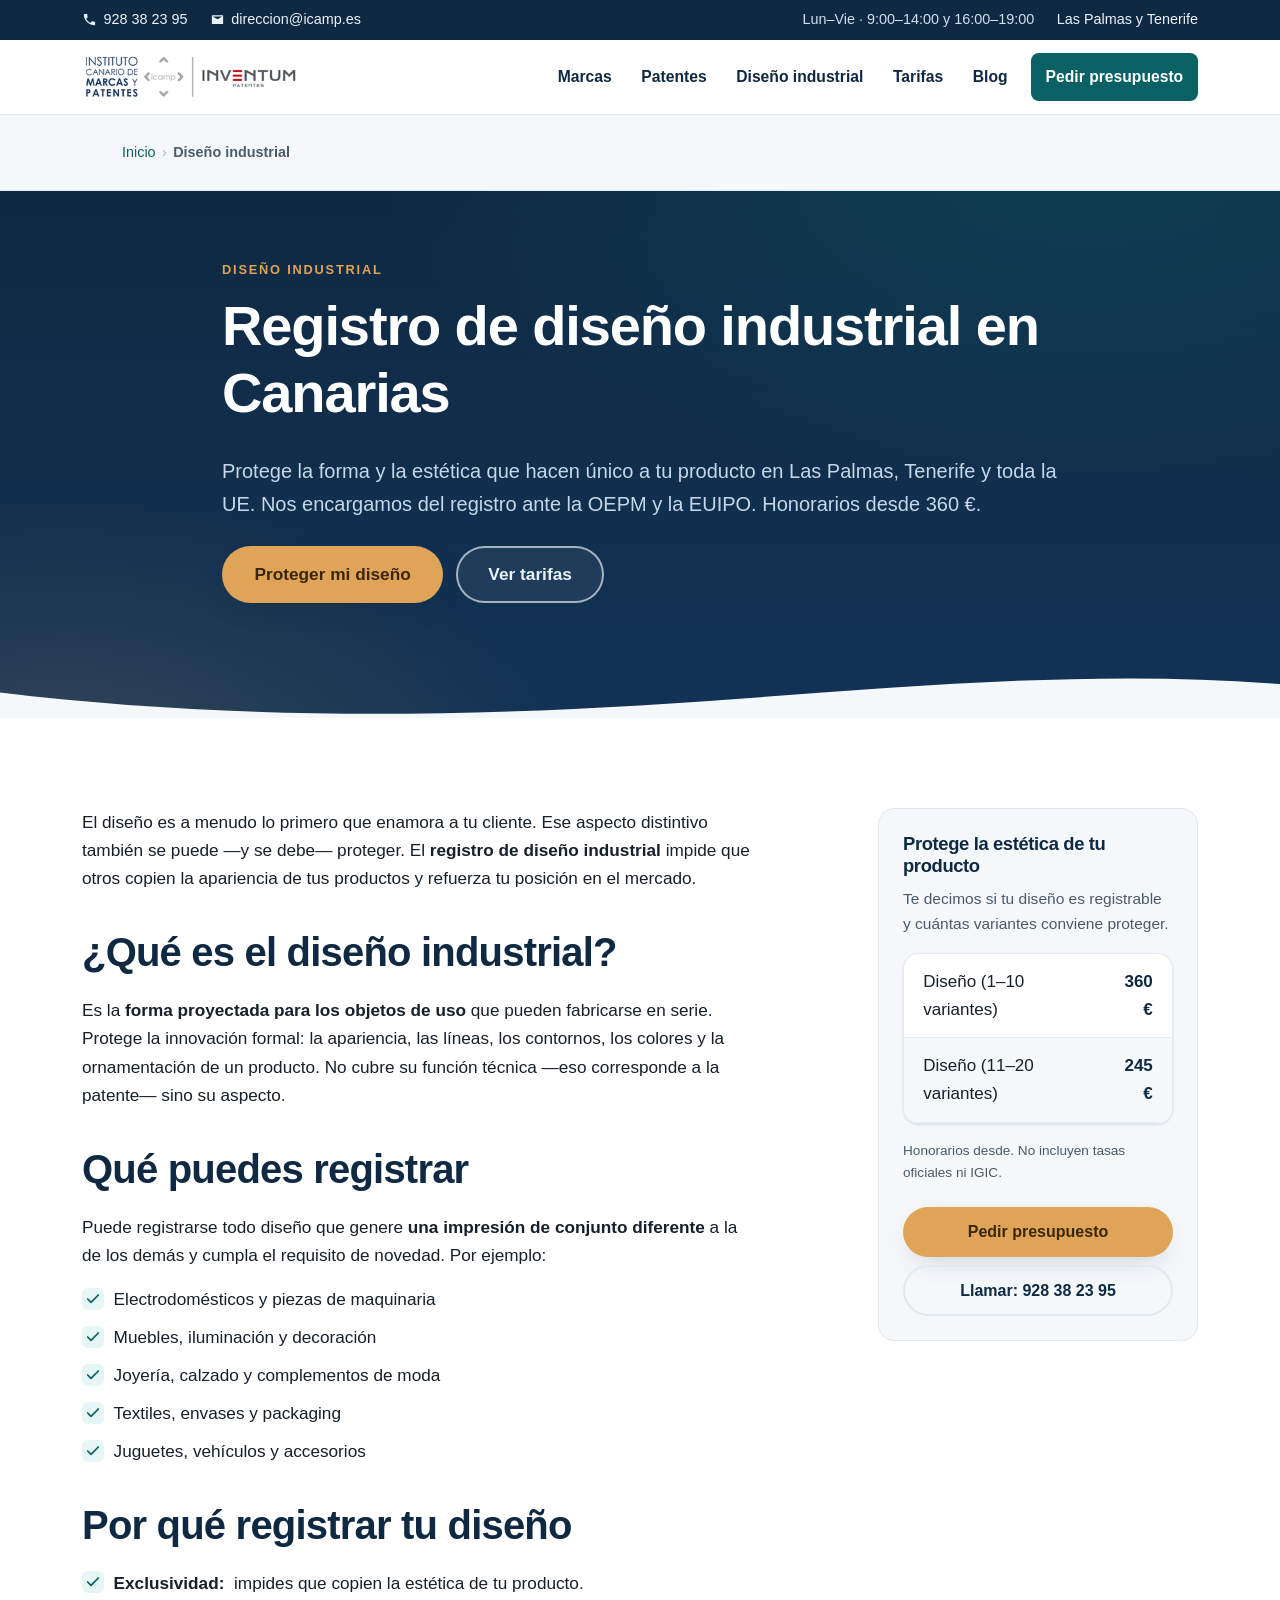
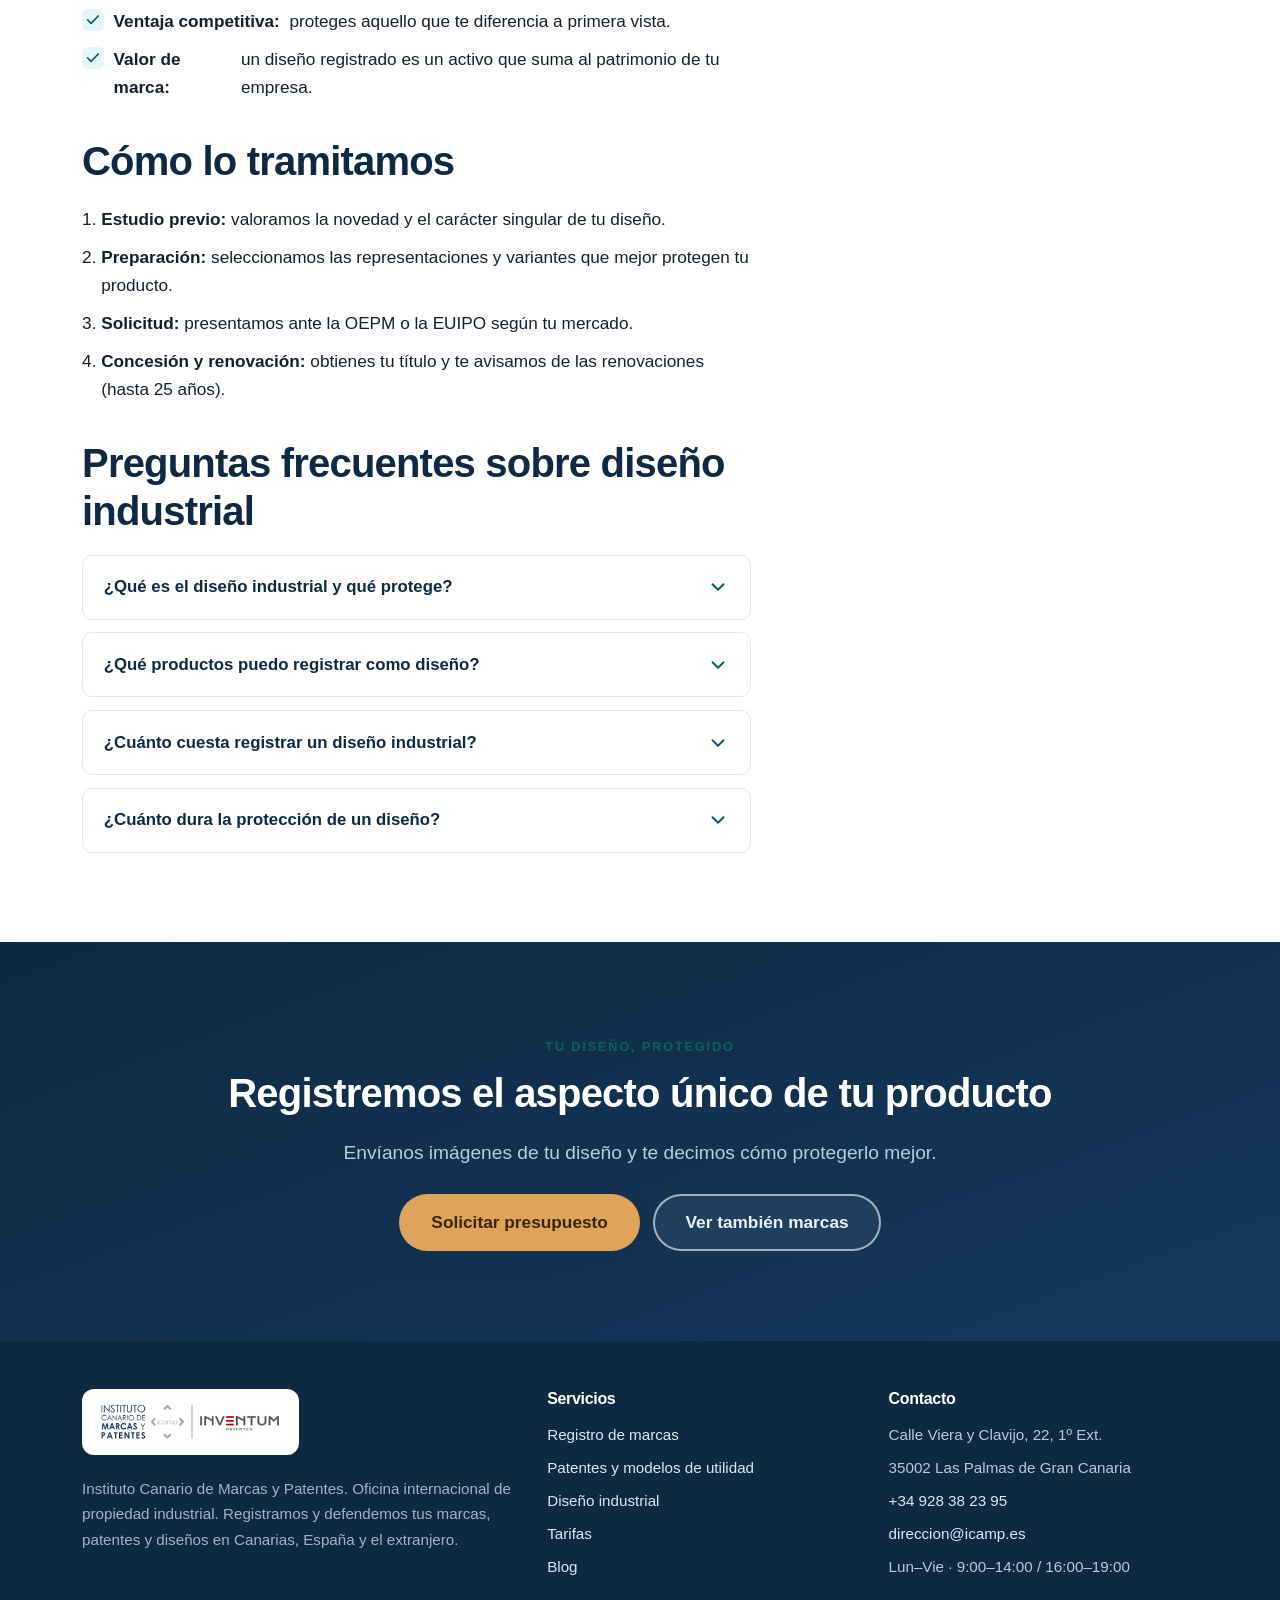
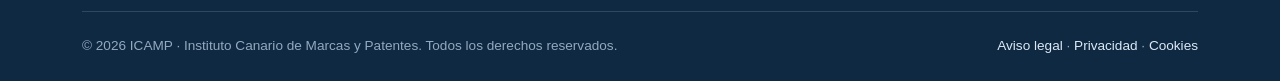
<file: diseno-industrial.html>
<!DOCTYPE html>
<html lang="es">
<head>
<meta charset="utf-8">
<meta name="viewport" content="width=device-width, initial-scale=1">
<meta name="theme-color" content="#0f2942">

<title>Registro de Diseño Industrial en Canarias | ICAMP</title>
<meta name="description" content="Protege la apariencia de tus productos con el registro de diseño industrial en Las Palmas y Tenerife. Agentes de la propiedad industrial. Honorarios desde 360 €. Pide presupuesto.">
<meta name="robots" content="index, follow, max-image-preview:large">
<link rel="canonical" href="https://www.icamp.es/diseno-industrial/">
<meta name="geo.region" content="ES-CN">
<meta name="geo.placename" content="Las Palmas de Gran Canaria">

<meta property="og:type" content="website">
<meta property="og:locale" content="es_ES">
<meta property="og:site_name" content="ICAMP · Instituto Canario de Marcas y Patentes">
<meta property="og:title" content="Registro de Diseño Industrial en Canarias | ICAMP">
<meta property="og:description" content="Protege la forma y la ornamentación de tus productos fabricados en serie en Las Palmas y Tenerife.">
<meta property="og:url" content="https://www.icamp.es/diseno-industrial/">
<meta property="og:image" content="https://www.icamp.es/og-image.jpg">
<meta property="og:image:width" content="1200">
<meta property="og:image:height" content="630">
<meta name="twitter:card" content="summary_large_image">
<meta name="twitter:image" content="https://www.icamp.es/og-image.jpg">

<link rel="alternate" hreflang="es-ES" href="https://www.icamp.es/diseno-industrial/">
<link rel="alternate" hreflang="x-default" href="https://www.icamp.es/diseno-industrial/">
<link rel="icon" href="favicon.svg" type="image/svg+xml">
<link rel="stylesheet" href="styles.css">

<script type="application/ld+json">
{
  "@context": "https://schema.org",
  "@graph": [
    {
      "@type": "Service",
      "@id": "https://www.icamp.es/diseno-industrial/#service",
      "name": "Registro de diseño industrial",
      "serviceType": "Registro de diseño industrial",
      "url": "https://www.icamp.es/diseno-industrial/",
      "description": "Registro y protección de la apariencia de productos fabricables en serie ante la OEPM y la EUIPO.",
      "provider": {"@type": "LegalService", "name": "ICAMP · Instituto Canario de Marcas y Patentes", "telephone": "+34928382395", "areaServed": ["Las Palmas", "Santa Cruz de Tenerife", "Canarias", "España"]},
      "areaServed": [{"@type": "AdministrativeArea", "name": "Canarias"}],
      "offers": {"@type": "Offer", "priceSpecification": {"@type": "PriceSpecification", "price": "360", "priceCurrency": "EUR", "valueAddedTaxIncluded": false}, "description": "Honorarios profesionales desde (1–10 variantes). No incluye las tasas oficiales ni el IGIC."}
    },
    {
      "@type": "WebPage",
      "@id": "https://www.icamp.es/diseno-industrial/#webpage",
      "url": "https://www.icamp.es/diseno-industrial/",
      "name": "Registro de Diseño Industrial en Canarias | ICAMP",
      "isPartOf": {"@id": "https://www.icamp.es/#website"},
      "inLanguage": "es-ES"
    },
    {
      "@type": "BreadcrumbList",
      "@id": "https://www.icamp.es/diseno-industrial/#breadcrumb",
      "itemListElement": [
        {"@type": "ListItem", "position": 1, "name": "Inicio", "item": "https://www.icamp.es/"},
        {"@type": "ListItem", "position": 2, "name": "Diseño industrial", "item": "https://www.icamp.es/diseno-industrial/"}
      ]
    },
    {
      "@type": "FAQPage",
      "@id": "https://www.icamp.es/diseno-industrial/#faq",
      "isPartOf": {"@id": "https://www.icamp.es/diseno-industrial/#webpage"},
      "mainEntity": [
        {"@type": "Question", "name": "¿Qué es el diseño industrial y qué protege?", "acceptedAnswer": {"@type": "Answer", "text": "El diseño industrial protege la apariencia de un producto fabricable en serie: su forma, líneas, contornos, colores u ornamentación. No protege la función técnica (eso corresponde a la patente), sino el aspecto que lo hace reconocible."}},
        {"@type": "Question", "name": "¿Qué productos puedo registrar como diseño?", "acceptedAnswer": {"@type": "Answer", "text": "Electrodomésticos, muebles, joyería, calzado, envases, textiles, complementos de moda, juguetes, vehículos, luminarias y muchos más, siempre que produzcan una impresión general distinta y cumplan el requisito de novedad."}},
        {"@type": "Question", "name": "¿Cuánto cuesta registrar un diseño industrial?", "acceptedAnswer": {"@type": "Answer", "text": "En ICAMP el registro de diseño industrial parte de 360 € de honorarios para 1 a 10 variantes, y 245 € para 11 a 20 variantes. A ello se suman las tasas oficiales. Pide un presupuesto adaptado a tu caso."}},
        {"@type": "Question", "name": "¿Cuánto dura la protección de un diseño?", "acceptedAnswer": {"@type": "Answer", "text": "El diseño industrial se protege inicialmente y puede renovarse por periodos hasta un máximo de 25 años. Te avisamos de cada renovación para que tu diseño no quede desprotegido."}}
      ]
    }
  ]
}
</script>
</head>
<body>

<a class="skip" href="#main">Saltar al contenido principal</a>

<div class="topbar">
  <div class="wrap">
    <div class="tb-group">
      <a href="tel:+34928382395"><svg width="15" height="15" viewBox="0 0 24 24" fill="none" aria-hidden="true"><path d="M6.6 10.8a15.1 15.1 0 006.6 6.6l2.2-2.2a1 1 0 011-.24 11.4 11.4 0 003.6.57 1 1 0 011 1V20a1 1 0 01-1 1A17 17 0 013 4a1 1 0 011-1h3.5a1 1 0 011 1 11.4 11.4 0 00.57 3.6 1 1 0 01-.24 1L6.6 10.8z" fill="currentColor"/></svg> 928 38 23 95</a>
      <a href="mailto:direccion@icamp.es"><svg width="15" height="15" viewBox="0 0 24 24" fill="none" aria-hidden="true"><path d="M3 5h18v14H3V5zm2 2v.4l7 4.2 7-4.2V7H5z" fill="currentColor"/></svg> direccion@icamp.es</a>
    </div>
    <div class="tb-group secondary">
      <span>Lun–Vie · 9:00–14:00 y 16:00–19:00</span>
      <a href="index.html#contacto">Las Palmas y Tenerife</a>
    </div>
  </div>
</div>

<header class="site-header">
  <div class="wrap">
    <nav class="nav" aria-label="Principal">
      <a class="brand" href="index.html" aria-label="ICAMP · Inventum Patentes, inicio">
        <img src="img/logo-icamp-inventum.png" alt="ICAMP · Instituto Canario de Marcas y Patentes · Inventum Patentes" width="340" height="81" style="height:52px;width:auto">
      </a>
      <button class="nav-toggle" aria-expanded="false" aria-controls="menu" aria-label="Abrir menú de navegación">
        <svg width="24" height="24" viewBox="0 0 24 24" fill="none" aria-hidden="true"><path d="M4 6h16M4 12h16M4 18h16" stroke="currentColor" stroke-width="2.2" stroke-linecap="round"/></svg>
      </button>
      <ul class="nav-links" id="menu">
        <li><a href="marcas.html">Marcas</a></li>
        <li><a href="patentes.html">Patentes</a></li>
        <li><a href="diseno-industrial.html" aria-current="page">Diseño industrial</a></li>
        <li><a href="index.html#tarifas">Tarifas</a></li>
        <li><a href="blog.html">Blog</a></li>
        <li class="nav-cta"><a class="btn btn-solid" href="index.html#contacto">Pedir presupuesto</a></li>
      </ul>
    </nav>
  </div>
</header>

<nav class="crumbs" aria-label="Migas de pan">
  <div class="wrap">
    <ol>
      <li><a href="index.html">Inicio</a></li>
      <li class="sep" aria-hidden="true">›</li>
      <li aria-current="page">Diseño industrial</li>
    </ol>
  </div>
</nav>

<main id="main" tabindex="-1">

<section class="hero hero-inner" aria-labelledby="h1">
  <div class="wrap">
    <div>
      <span class="eyebrow">Diseño industrial</span>
      <h1 id="h1">Registro de diseño industrial en Canarias</h1>
      <p class="lead">Protege la forma y la estética que hacen único a tu producto en Las Palmas, Tenerife y toda la UE. Nos encargamos del registro ante la OEPM y la EUIPO. Honorarios desde 360 €.</p>
      <div class="hero-cta">
        <a class="btn btn-primary btn-lg" href="index.html#contacto">Proteger mi diseño</a>
        <a class="btn btn-ghost-light btn-lg" href="index.html#tarifas">Ver tarifas</a>
      </div>
    </div>
  </div>
  <svg class="hero-wave" viewBox="0 0 1440 60" preserveAspectRatio="none" aria-hidden="true"><path fill="currentColor" d="M0 60V30c240 30 480 30 720 15S1200 0 1440 20v40H0z"/></svg>
</section>

<section class="section">
  <div class="wrap">
    <div class="doc-grid">
      <article class="prose">
        <p>El diseño es a menudo lo primero que enamora a tu cliente. Ese aspecto distintivo también se puede —y se debe— proteger. El <strong>registro de diseño industrial</strong> impide que otros copien la apariencia de tus productos y refuerza tu posición en el mercado.</p>

        <h2>¿Qué es el diseño industrial?</h2>
        <p>Es la <strong>forma proyectada para los objetos de uso</strong> que pueden fabricarse en serie. Protege la innovación formal: la apariencia, las líneas, los contornos, los colores y la ornamentación de un producto. No cubre su función técnica —eso corresponde a la patente— sino su aspecto.</p>

        <h2>Qué puedes registrar</h2>
        <p>Puede registrarse todo diseño que genere <strong>una impresión de conjunto diferente</strong> a la de los demás y cumpla el requisito de novedad. Por ejemplo:</p>
        <ul class="ticks">
          <li>Electrodomésticos y piezas de maquinaria</li>
          <li>Muebles, iluminación y decoración</li>
          <li>Joyería, calzado y complementos de moda</li>
          <li>Textiles, envases y packaging</li>
          <li>Juguetes, vehículos y accesorios</li>
        </ul>

        <h2>Por qué registrar tu diseño</h2>
        <ul class="ticks">
          <li><strong>Exclusividad:</strong> impides que copien la estética de tu producto.</li>
          <li><strong>Ventaja competitiva:</strong> proteges aquello que te diferencia a primera vista.</li>
          <li><strong>Valor de marca:</strong> un diseño registrado es un activo que suma al patrimonio de tu empresa.</li>
        </ul>

        <h2>Cómo lo tramitamos</h2>
        <ol class="numbered">
          <li><strong>Estudio previo:</strong> valoramos la novedad y el carácter singular de tu diseño.</li>
          <li><strong>Preparación:</strong> seleccionamos las representaciones y variantes que mejor protegen tu producto.</li>
          <li><strong>Solicitud:</strong> presentamos ante la OEPM o la EUIPO según tu mercado.</li>
          <li><strong>Concesión y renovación:</strong> obtienes tu título y te avisamos de las renovaciones (hasta 25 años).</li>
        </ol>

        <h2>Preguntas frecuentes sobre diseño industrial</h2>
        <div class="faq" style="max-width:none">
          <details>
            <summary>¿Qué es el diseño industrial y qué protege? <svg class="chev" width="22" height="22" viewBox="0 0 24 24" fill="none" aria-hidden="true"><path d="M6 9l6 6 6-6" stroke="currentColor" stroke-width="2.2" stroke-linecap="round" stroke-linejoin="round"/></svg></summary>
            <div class="ans"><p>El diseño industrial protege la apariencia de un producto fabricable en serie: su forma, líneas, contornos, colores u ornamentación. No protege la función técnica (eso corresponde a la patente), sino el aspecto que lo hace reconocible.</p></div>
          </details>
          <details>
            <summary>¿Qué productos puedo registrar como diseño? <svg class="chev" width="22" height="22" viewBox="0 0 24 24" fill="none" aria-hidden="true"><path d="M6 9l6 6 6-6" stroke="currentColor" stroke-width="2.2" stroke-linecap="round" stroke-linejoin="round"/></svg></summary>
            <div class="ans"><p>Electrodomésticos, muebles, joyería, calzado, envases, textiles, complementos de moda, juguetes, vehículos, luminarias y muchos más, siempre que produzcan una impresión general distinta y cumplan el requisito de novedad.</p></div>
          </details>
          <details>
            <summary>¿Cuánto cuesta registrar un diseño industrial? <svg class="chev" width="22" height="22" viewBox="0 0 24 24" fill="none" aria-hidden="true"><path d="M6 9l6 6 6-6" stroke="currentColor" stroke-width="2.2" stroke-linecap="round" stroke-linejoin="round"/></svg></summary>
            <div class="ans"><p>En ICAMP el registro de diseño industrial parte de 360 € de honorarios para 1 a 10 variantes, y 245 € para 11 a 20 variantes. A ello se suman las tasas oficiales. Pide un presupuesto adaptado a tu caso.</p></div>
          </details>
          <details>
            <summary>¿Cuánto dura la protección de un diseño? <svg class="chev" width="22" height="22" viewBox="0 0 24 24" fill="none" aria-hidden="true"><path d="M6 9l6 6 6-6" stroke="currentColor" stroke-width="2.2" stroke-linecap="round" stroke-linejoin="round"/></svg></summary>
            <div class="ans"><p>El diseño industrial se protege inicialmente y puede renovarse por periodos hasta un máximo de 25 años. Te avisamos de cada renovación para que tu diseño no quede desprotegido.</p></div>
          </details>
        </div>
      </article>

      <aside class="aside-cta" aria-label="Protege tu diseño">
        <h3>Protege la estética de tu producto</h3>
        <p>Te decimos si tu diseño es registrable y cuántas variantes conviene proteger.</p>
        <div class="table-scroll" style="margin:1rem 0">
          <table class="tarifas" style="min-width:0">
            <tbody>
              <tr><td>Diseño (1–10 variantes)</td><td>360 €</td></tr>
              <tr><td>Diseño (11–20 variantes)</td><td>245 €</td></tr>
            </tbody>
          </table>
        </div>
        <p style="font-size:.85rem">Honorarios desde. No incluyen tasas oficiales ni IGIC.</p>
        <a class="btn btn-primary" href="index.html#contacto">Pedir presupuesto</a>
        <a class="btn btn-ghost" href="tel:+34928382395" style="margin-top:.5rem">Llamar: 928 38 23 95</a>
      </aside>
    </div>
  </div>
</section>

<section class="section cta-band">
  <div class="wrap center">
    <span class="eyebrow">Tu diseño, protegido</span>
    <h2>Registremos el aspecto único de tu producto</h2>
    <p class="lead">Envíanos imágenes de tu diseño y te decimos cómo protegerlo mejor.</p>
    <div class="hero-cta" style="justify-content:center">
      <a class="btn btn-primary btn-lg" href="index.html#contacto">Solicitar presupuesto</a>
      <a class="btn btn-ghost-light btn-lg" href="marcas.html">Ver también marcas</a>
    </div>
  </div>
</section>

</main>

<footer class="site-footer">
  <div class="wrap">
    <div class="footer-grid">
      <div>
        <div style="background:#fff;border-radius:12px;padding:.7rem 1rem;display:inline-block;margin-bottom:.9rem">
          <img src="img/logo-icamp-inventum.png" alt="ICAMP · Inventum Patentes" width="340" height="81" style="height:44px;width:auto;display:block">
        </div>
        <p style="color:#9fb4c9">Instituto Canario de Marcas y Patentes. Oficina internacional de propiedad industrial. Registramos y defendemos tus marcas, patentes y diseños en Canarias, España y el extranjero.</p>
      </div>
      <div>
        <h3>Servicios</h3>
        <ul>
          <li><a href="marcas.html">Registro de marcas</a></li>
          <li><a href="patentes.html">Patentes y modelos de utilidad</a></li>
          <li><a href="diseno-industrial.html">Diseño industrial</a></li>
          <li><a href="index.html#tarifas">Tarifas</a></li>
          <li><a href="blog.html">Blog</a></li>
        </ul>
      </div>
      <div>
        <h3>Contacto</h3>
        <ul>
          <li>Calle Viera y Clavijo, 22, 1º Ext.</li>
          <li>35002 Las Palmas de Gran Canaria</li>
          <li><a href="tel:+34928382395">+34 928 38 23 95</a></li>
          <li><a href="mailto:direccion@icamp.es">direccion@icamp.es</a></li>
          <li>Lun–Vie · 9:00–14:00 / 16:00–19:00</li>
        </ul>
      </div>
    </div>
    <div class="footer-bottom">
      <span>© <span id="year">2026</span> ICAMP · Instituto Canario de Marcas y Patentes. Todos los derechos reservados.</span>
      <span><a href="https://www.icamp.es/aviso-legal/">Aviso legal</a> · <a href="https://www.icamp.es/politica-de-privacidad/">Privacidad</a> · <a href="https://www.icamp.es/politica-de-cookies/">Cookies</a></span>
    </div>
  </div>
</footer>

<a class="fab btn btn-primary" href="tel:+34928382395" aria-label="Llamar a ICAMP ahora">
  <svg width="20" height="20" viewBox="0 0 24 24" fill="currentColor" aria-hidden="true"><path d="M6.6 10.8a15.1 15.1 0 006.6 6.6l2.2-2.2a1 1 0 011-.24 11.4 11.4 0 003.6.57 1 1 0 011 1V20a1 1 0 01-1 1A17 17 0 013 4a1 1 0 011-1h3.5a1 1 0 011 1 11.4 11.4 0 00.57 3.6 1 1 0 01-.24 1L6.6 10.8z"/></svg> Llamar
</a>

<script src="app.js" defer></script>
</body>
</html>
</file>
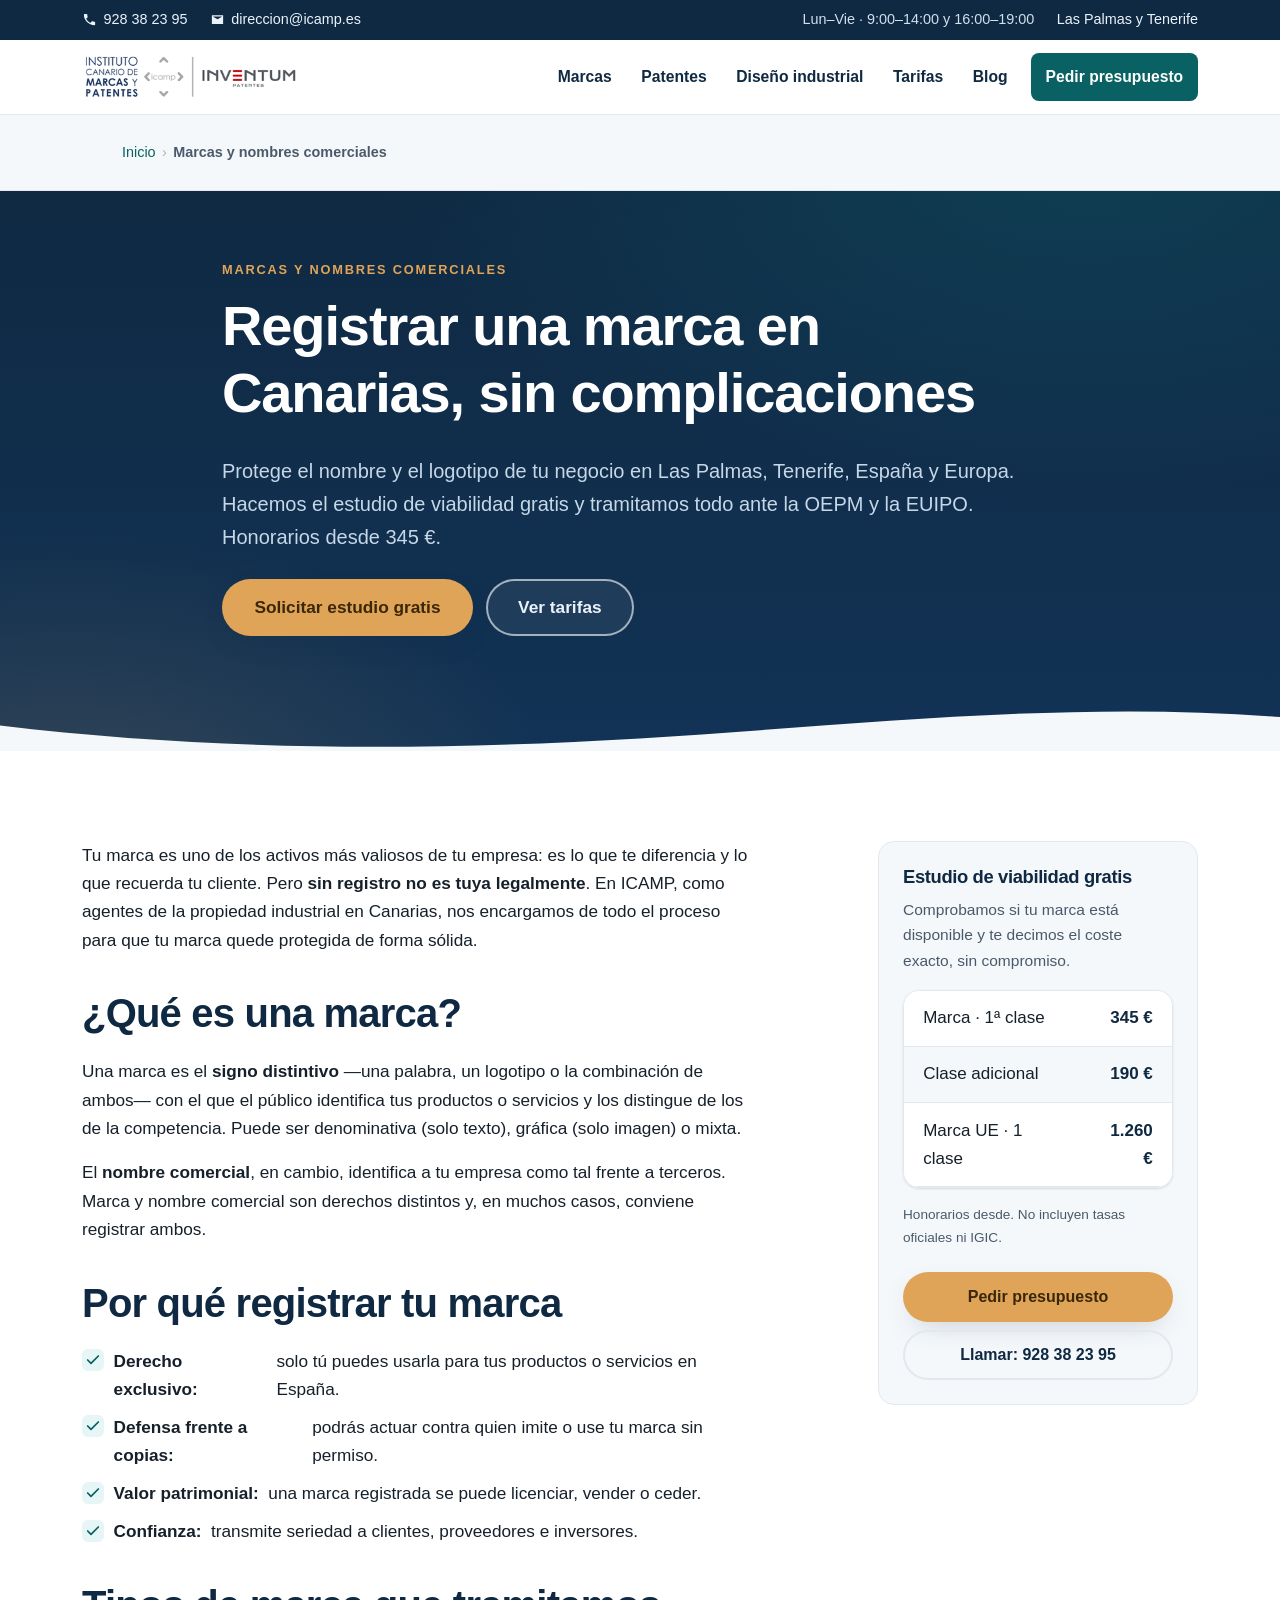
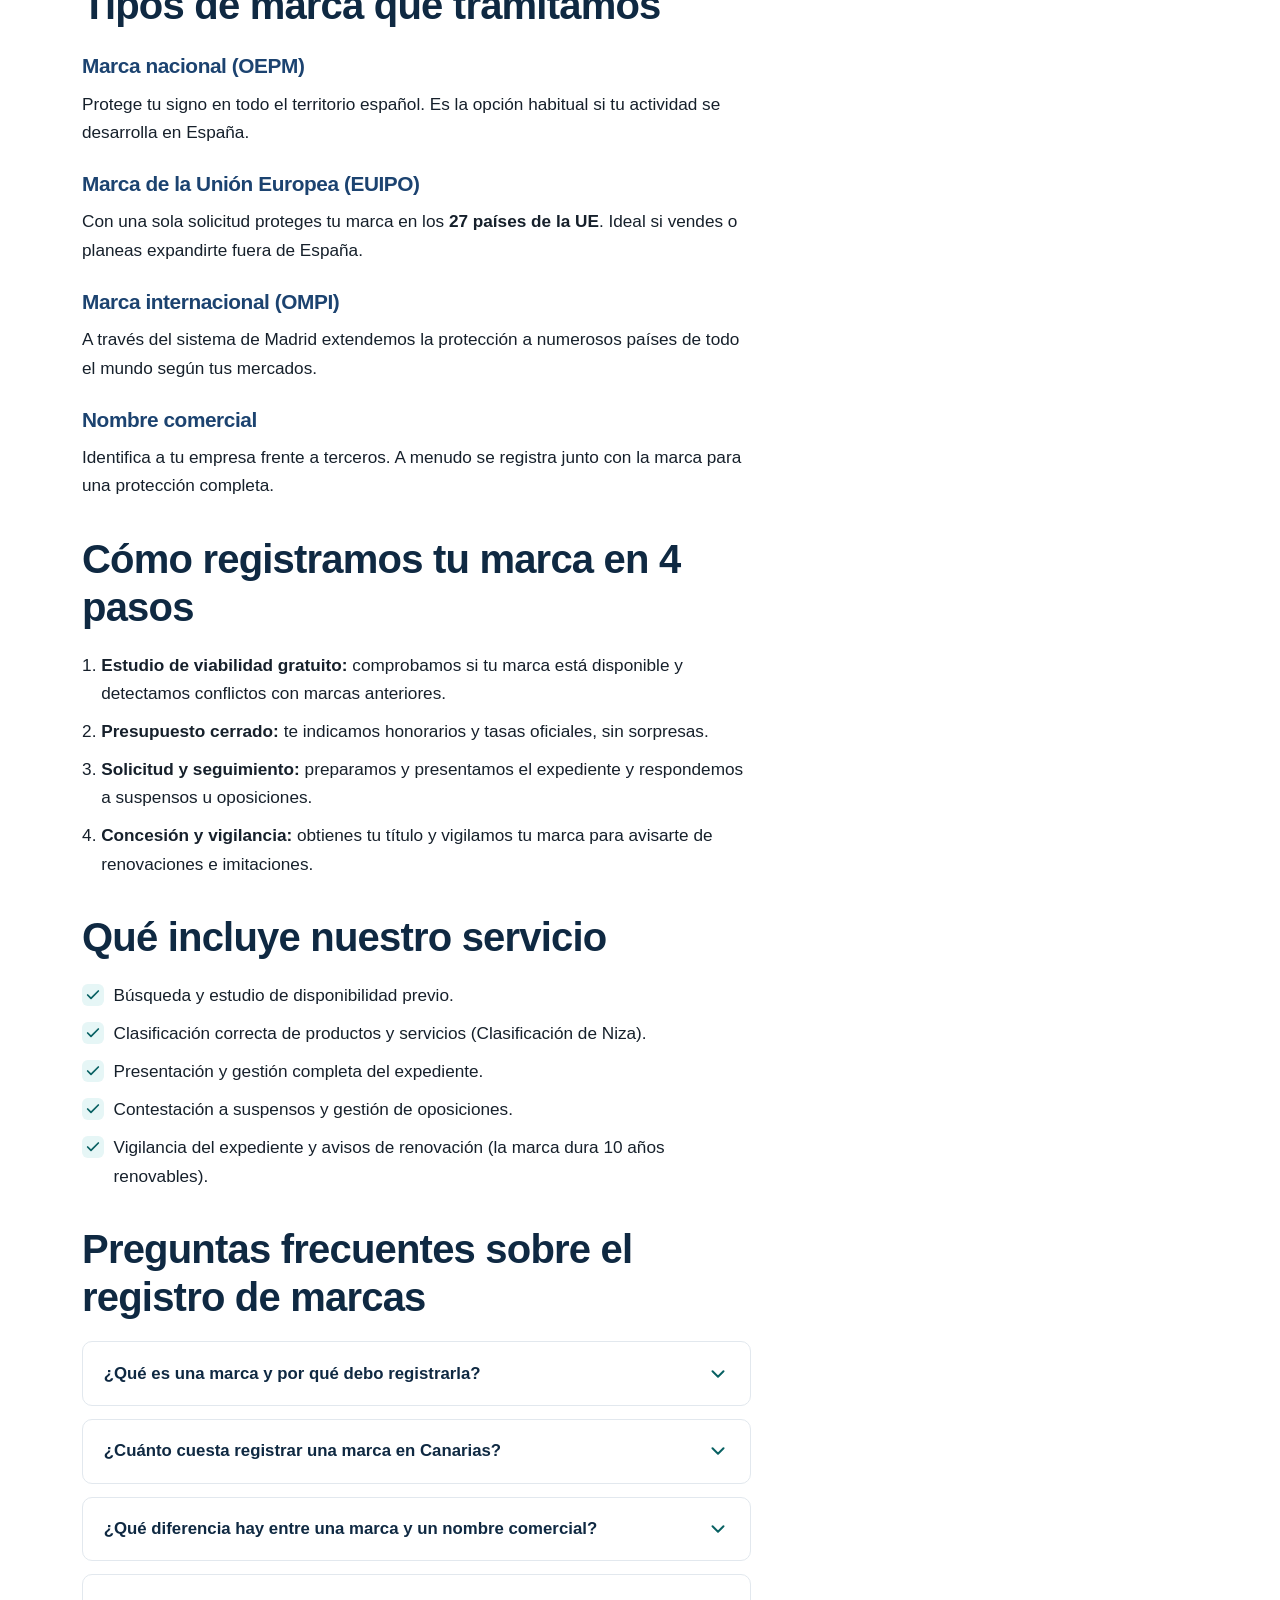
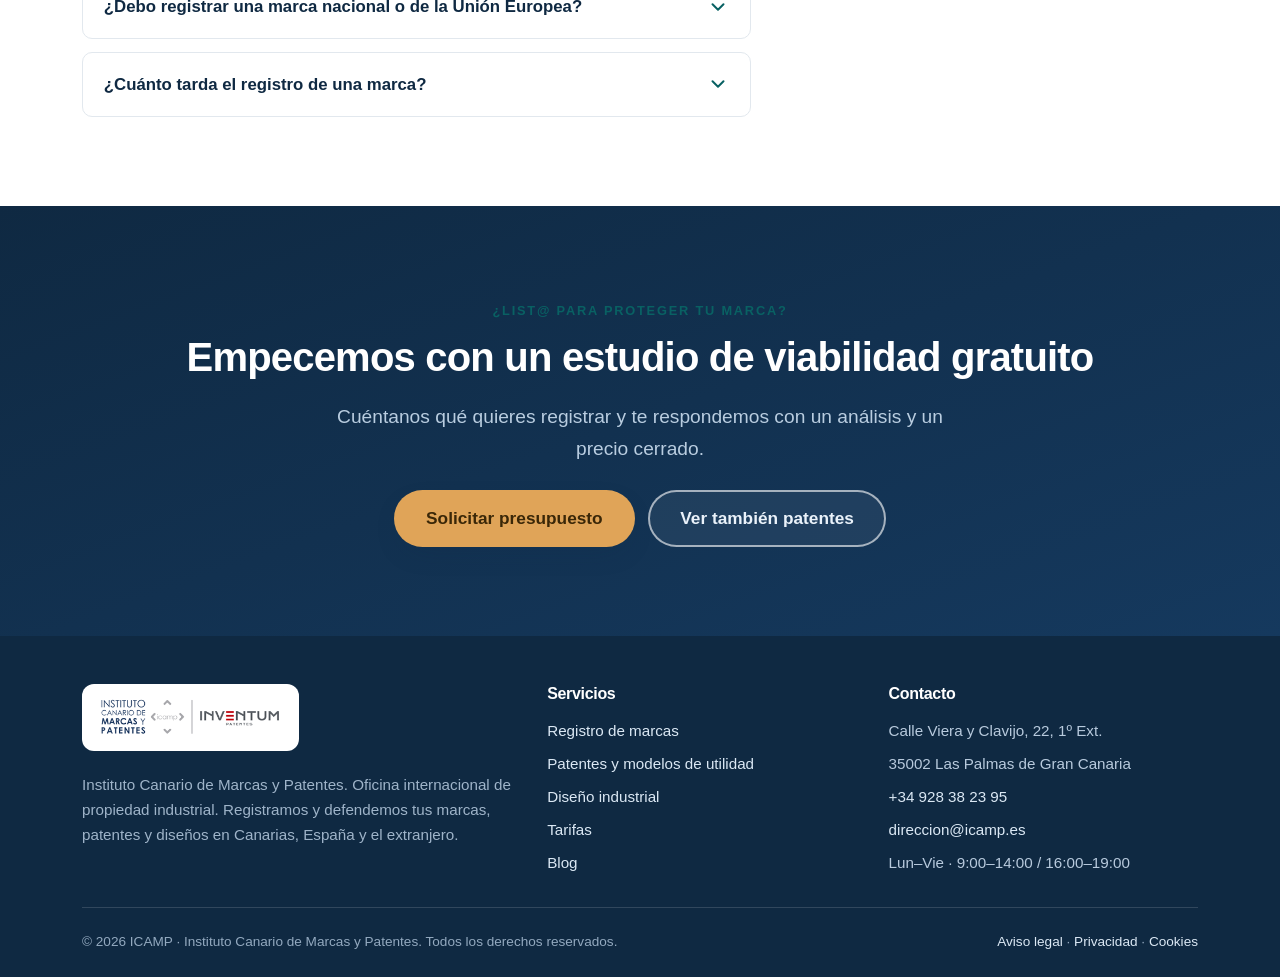
<file: marcas.html>
<!DOCTYPE html>
<html lang="es">
<head>
<meta charset="utf-8">
<meta name="viewport" content="width=device-width, initial-scale=1">
<meta name="theme-color" content="#0f2942">

<title>Registrar una Marca en Canarias | ICAMP · Marcas y Nombres Comerciales</title>
<meta name="description" content="Registra tu marca o nombre comercial en Las Palmas y Tenerife con agentes de la propiedad industrial. Estudio de viabilidad gratis, tramitación ante la OEPM y la EUIPO desde 345 €.">
<meta name="robots" content="index, follow, max-image-preview:large">
<link rel="canonical" href="https://www.icamp.es/marcas/">
<meta name="geo.region" content="ES-CN">
<meta name="geo.placename" content="Las Palmas de Gran Canaria">

<meta property="og:type" content="website">
<meta property="og:locale" content="es_ES">
<meta property="og:site_name" content="ICAMP · Instituto Canario de Marcas y Patentes">
<meta property="og:title" content="Registrar una Marca en Canarias | ICAMP">
<meta property="og:description" content="Registra y protege tu marca o nombre comercial en Las Palmas y Tenerife. Agentes de la propiedad industrial desde 345 €.">
<meta property="og:url" content="https://www.icamp.es/marcas/">
<meta property="og:image" content="https://www.icamp.es/og-image.jpg">
<meta property="og:image:width" content="1200">
<meta property="og:image:height" content="630">
<meta name="twitter:card" content="summary_large_image">
<meta name="twitter:image" content="https://www.icamp.es/og-image.jpg">

<link rel="alternate" hreflang="es-ES" href="https://www.icamp.es/marcas/">
<link rel="alternate" hreflang="x-default" href="https://www.icamp.es/marcas/">
<link rel="icon" href="favicon.svg" type="image/svg+xml">
<link rel="stylesheet" href="styles.css">

<script type="application/ld+json">
{
  "@context": "https://schema.org",
  "@graph": [
    {
      "@type": "Service",
      "@id": "https://www.icamp.es/marcas/#service",
      "name": "Registro de marcas y nombres comerciales",
      "serviceType": "Registro de marcas",
      "url": "https://www.icamp.es/marcas/",
      "description": "Estudio de viabilidad, solicitud, seguimiento y defensa de marcas y nombres comerciales ante la OEPM, la EUIPO y la OMPI.",
      "provider": {"@type": "LegalService", "name": "ICAMP · Instituto Canario de Marcas y Patentes", "telephone": "+34928382395", "areaServed": ["Las Palmas", "Santa Cruz de Tenerife", "Canarias", "España"]},
      "areaServed": [{"@type": "AdministrativeArea", "name": "Canarias"}],
      "offers": {"@type": "Offer", "priceSpecification": {"@type": "PriceSpecification", "price": "345", "priceCurrency": "EUR", "valueAddedTaxIncluded": false}, "description": "Honorarios profesionales desde. No incluye las tasas oficiales de la OEPM ni el IGIC."}
    },
    {
      "@type": "WebPage",
      "@id": "https://www.icamp.es/marcas/#webpage",
      "url": "https://www.icamp.es/marcas/",
      "name": "Registrar una Marca en Canarias | ICAMP",
      "isPartOf": {"@id": "https://www.icamp.es/#website"},
      "inLanguage": "es-ES",
      "primaryImageOfPage": "https://www.icamp.es/og-image.jpg"
    },
    {
      "@type": "BreadcrumbList",
      "@id": "https://www.icamp.es/marcas/#breadcrumb",
      "itemListElement": [
        {"@type": "ListItem", "position": 1, "name": "Inicio", "item": "https://www.icamp.es/"},
        {"@type": "ListItem", "position": 2, "name": "Marcas y nombres comerciales", "item": "https://www.icamp.es/marcas/"}
      ]
    },
    {
      "@type": "FAQPage",
      "@id": "https://www.icamp.es/marcas/#faq",
      "isPartOf": {"@id": "https://www.icamp.es/marcas/#webpage"},
      "mainEntity": [
        {"@type": "Question", "name": "¿Qué es una marca y por qué debo registrarla?", "acceptedAnswer": {"@type": "Answer", "text": "Una marca es el signo distintivo (nombre, logotipo o ambos) con el que el público identifica tus productos o servicios. Registrarla te da el derecho exclusivo a usarla en España y a impedir que otros la copien. Sin registro, tu nombre comercial queda desprotegido frente a competidores."}},
        {"@type": "Question", "name": "¿Cuánto cuesta registrar una marca en Canarias?", "acceptedAnswer": {"@type": "Answer", "text": "En ICAMP la solicitud de una marca nacional en una clase cuesta 345 € de honorarios, más 190 € por cada clase adicional. A ello se suman las tasas oficiales de la OEPM. Te damos el importe total exacto en un presupuesto sin compromiso."}},
        {"@type": "Question", "name": "¿Qué diferencia hay entre una marca y un nombre comercial?", "acceptedAnswer": {"@type": "Answer", "text": "La marca protege el signo que identifica tus productos o servicios en el mercado; el nombre comercial identifica a la empresa frente a terceros. Puedes registrar ambos y a menudo conviene hacerlo. Te asesoramos sobre qué necesitas en tu caso."}},
        {"@type": "Question", "name": "¿Debo registrar una marca nacional o de la Unión Europea?", "acceptedAnswer": {"@type": "Answer", "text": "Si operas solo en España, la marca nacional (OEPM) suele bastar. Si vendes o planeas vender en otros países de la UE, la marca de la Unión Europea (EUIPO) protege tu signo en los 27 Estados con una única solicitud. Analizamos tu mercado y te recomendamos la opción óptima."}},
        {"@type": "Question", "name": "¿Cuánto tarda el registro de una marca?", "acceptedAnswer": {"@type": "Answer", "text": "El procedimiento de una marca nacional ante la OEPM suele durar entre 6 y 8 meses si no hay oposiciones. Desde la solicitud dispones de una protección provisional y te mantenemos informado en cada fase."}}
      ]
    }
  ]
}
</script>
</head>
<body>

<a class="skip" href="#main">Saltar al contenido principal</a>

<!-- TOPBAR -->
<div class="topbar">
  <div class="wrap">
    <div class="tb-group">
      <a href="tel:+34928382395"><svg width="15" height="15" viewBox="0 0 24 24" fill="none" aria-hidden="true"><path d="M6.6 10.8a15.1 15.1 0 006.6 6.6l2.2-2.2a1 1 0 011-.24 11.4 11.4 0 003.6.57 1 1 0 011 1V20a1 1 0 01-1 1A17 17 0 013 4a1 1 0 011-1h3.5a1 1 0 011 1 11.4 11.4 0 00.57 3.6 1 1 0 01-.24 1L6.6 10.8z" fill="currentColor"/></svg> 928 38 23 95</a>
      <a href="mailto:direccion@icamp.es"><svg width="15" height="15" viewBox="0 0 24 24" fill="none" aria-hidden="true"><path d="M3 5h18v14H3V5zm2 2v.4l7 4.2 7-4.2V7H5z" fill="currentColor"/></svg> direccion@icamp.es</a>
    </div>
    <div class="tb-group secondary">
      <span>Lun–Vie · 9:00–14:00 y 16:00–19:00</span>
      <a href="index.html#contacto">Las Palmas y Tenerife</a>
    </div>
  </div>
</div>

<!-- HEADER -->
<header class="site-header">
  <div class="wrap">
    <nav class="nav" aria-label="Principal">
      <a class="brand" href="index.html" aria-label="ICAMP · Inventum Patentes, inicio">
        <img src="img/logo-icamp-inventum.png" alt="ICAMP · Instituto Canario de Marcas y Patentes · Inventum Patentes" width="340" height="81" style="height:52px;width:auto">
      </a>
      <button class="nav-toggle" aria-expanded="false" aria-controls="menu" aria-label="Abrir menú de navegación">
        <svg width="24" height="24" viewBox="0 0 24 24" fill="none" aria-hidden="true"><path d="M4 6h16M4 12h16M4 18h16" stroke="currentColor" stroke-width="2.2" stroke-linecap="round"/></svg>
      </button>
      <ul class="nav-links" id="menu">
        <li><a href="marcas.html" aria-current="page">Marcas</a></li>
        <li><a href="patentes.html">Patentes</a></li>
        <li><a href="diseno-industrial.html">Diseño industrial</a></li>
        <li><a href="index.html#tarifas">Tarifas</a></li>
        <li><a href="blog.html">Blog</a></li>
        <li class="nav-cta"><a class="btn btn-solid" href="index.html#contacto">Pedir presupuesto</a></li>
      </ul>
    </nav>
  </div>
</header>

<!-- MIGAS -->
<nav class="crumbs" aria-label="Migas de pan">
  <div class="wrap">
    <ol>
      <li><a href="index.html">Inicio</a></li>
      <li class="sep" aria-hidden="true">›</li>
      <li aria-current="page">Marcas y nombres comerciales</li>
    </ol>
  </div>
</nav>

<main id="main" tabindex="-1">

<!-- HERO INTERNO -->
<section class="hero hero-inner" aria-labelledby="h1">
  <div class="wrap">
    <div>
      <span class="eyebrow">Marcas y nombres comerciales</span>
      <h1 id="h1">Registrar una marca en Canarias, sin complicaciones</h1>
      <p class="lead">Protege el nombre y el logotipo de tu negocio en Las Palmas, Tenerife, España y Europa. Hacemos el estudio de viabilidad gratis y tramitamos todo ante la OEPM y la EUIPO. Honorarios desde 345 €.</p>
      <div class="hero-cta">
        <a class="btn btn-primary btn-lg" href="index.html#contacto">Solicitar estudio gratis</a>
        <a class="btn btn-ghost-light btn-lg" href="index.html#tarifas">Ver tarifas</a>
      </div>
    </div>
  </div>
  <svg class="hero-wave" viewBox="0 0 1440 60" preserveAspectRatio="none" aria-hidden="true"><path fill="currentColor" d="M0 60V30c240 30 480 30 720 15S1200 0 1440 20v40H0z"/></svg>
</section>

<!-- CONTENIDO -->
<section class="section">
  <div class="wrap">
    <div class="doc-grid">
      <article class="prose">
        <p>Tu marca es uno de los activos más valiosos de tu empresa: es lo que te diferencia y lo que recuerda tu cliente. Pero <strong>sin registro no es tuya legalmente</strong>. En ICAMP, como agentes de la propiedad industrial en Canarias, nos encargamos de todo el proceso para que tu marca quede protegida de forma sólida.</p>

        <h2>¿Qué es una marca?</h2>
        <p>Una marca es el <strong>signo distintivo</strong> —una palabra, un logotipo o la combinación de ambos— con el que el público identifica tus productos o servicios y los distingue de los de la competencia. Puede ser denominativa (solo texto), gráfica (solo imagen) o mixta.</p>
        <p>El <strong>nombre comercial</strong>, en cambio, identifica a tu empresa como tal frente a terceros. Marca y nombre comercial son derechos distintos y, en muchos casos, conviene registrar ambos.</p>

        <h2>Por qué registrar tu marca</h2>
        <ul class="ticks">
          <li><strong>Derecho exclusivo:</strong> solo tú puedes usarla para tus productos o servicios en España.</li>
          <li><strong>Defensa frente a copias:</strong> podrás actuar contra quien imite o use tu marca sin permiso.</li>
          <li><strong>Valor patrimonial:</strong> una marca registrada se puede licenciar, vender o ceder.</li>
          <li><strong>Confianza:</strong> transmite seriedad a clientes, proveedores e inversores.</li>
        </ul>

        <h2>Tipos de marca que tramitamos</h2>
        <h3>Marca nacional (OEPM)</h3>
        <p>Protege tu signo en todo el territorio español. Es la opción habitual si tu actividad se desarrolla en España.</p>
        <h3>Marca de la Unión Europea (EUIPO)</h3>
        <p>Con una sola solicitud proteges tu marca en los <strong>27 países de la UE</strong>. Ideal si vendes o planeas expandirte fuera de España.</p>
        <h3>Marca internacional (OMPI)</h3>
        <p>A través del sistema de Madrid extendemos la protección a numerosos países de todo el mundo según tus mercados.</p>
        <h3>Nombre comercial</h3>
        <p>Identifica a tu empresa frente a terceros. A menudo se registra junto con la marca para una protección completa.</p>

        <h2>Cómo registramos tu marca en 4 pasos</h2>
        <ol class="numbered">
          <li><strong>Estudio de viabilidad gratuito:</strong> comprobamos si tu marca está disponible y detectamos conflictos con marcas anteriores.</li>
          <li><strong>Presupuesto cerrado:</strong> te indicamos honorarios y tasas oficiales, sin sorpresas.</li>
          <li><strong>Solicitud y seguimiento:</strong> preparamos y presentamos el expediente y respondemos a suspensos u oposiciones.</li>
          <li><strong>Concesión y vigilancia:</strong> obtienes tu título y vigilamos tu marca para avisarte de renovaciones e imitaciones.</li>
        </ol>

        <h2>Qué incluye nuestro servicio</h2>
        <ul class="ticks">
          <li>Búsqueda y estudio de disponibilidad previo.</li>
          <li>Clasificación correcta de productos y servicios (Clasificación de Niza).</li>
          <li>Presentación y gestión completa del expediente.</li>
          <li>Contestación a suspensos y gestión de oposiciones.</li>
          <li>Vigilancia del expediente y avisos de renovación (la marca dura 10 años renovables).</li>
        </ul>

        <h2>Preguntas frecuentes sobre el registro de marcas</h2>
        <div class="faq" style="max-width:none">
          <details>
            <summary>¿Qué es una marca y por qué debo registrarla? <svg class="chev" width="22" height="22" viewBox="0 0 24 24" fill="none" aria-hidden="true"><path d="M6 9l6 6 6-6" stroke="currentColor" stroke-width="2.2" stroke-linecap="round" stroke-linejoin="round"/></svg></summary>
            <div class="ans"><p>Una marca es el signo distintivo (nombre, logotipo o ambos) con el que el público identifica tus productos o servicios. Registrarla te da el derecho exclusivo a usarla en España y a impedir que otros la copien. Sin registro, tu nombre comercial queda desprotegido frente a competidores.</p></div>
          </details>
          <details>
            <summary>¿Cuánto cuesta registrar una marca en Canarias? <svg class="chev" width="22" height="22" viewBox="0 0 24 24" fill="none" aria-hidden="true"><path d="M6 9l6 6 6-6" stroke="currentColor" stroke-width="2.2" stroke-linecap="round" stroke-linejoin="round"/></svg></summary>
            <div class="ans"><p>En ICAMP la solicitud de una marca nacional en una clase cuesta 345 € de honorarios, más 190 € por cada clase adicional. A ello se suman las tasas oficiales de la OEPM. Te damos el importe total exacto en un presupuesto sin compromiso.</p></div>
          </details>
          <details>
            <summary>¿Qué diferencia hay entre una marca y un nombre comercial? <svg class="chev" width="22" height="22" viewBox="0 0 24 24" fill="none" aria-hidden="true"><path d="M6 9l6 6 6-6" stroke="currentColor" stroke-width="2.2" stroke-linecap="round" stroke-linejoin="round"/></svg></summary>
            <div class="ans"><p>La marca protege el signo que identifica tus productos o servicios en el mercado; el nombre comercial identifica a la empresa frente a terceros. Puedes registrar ambos y a menudo conviene hacerlo. Te asesoramos sobre qué necesitas en tu caso.</p></div>
          </details>
          <details>
            <summary>¿Debo registrar una marca nacional o de la Unión Europea? <svg class="chev" width="22" height="22" viewBox="0 0 24 24" fill="none" aria-hidden="true"><path d="M6 9l6 6 6-6" stroke="currentColor" stroke-width="2.2" stroke-linecap="round" stroke-linejoin="round"/></svg></summary>
            <div class="ans"><p>Si operas solo en España, la marca nacional (OEPM) suele bastar. Si vendes o planeas vender en otros países de la UE, la marca de la Unión Europea (EUIPO) protege tu signo en los 27 Estados con una única solicitud. Analizamos tu mercado y te recomendamos la opción óptima.</p></div>
          </details>
          <details>
            <summary>¿Cuánto tarda el registro de una marca? <svg class="chev" width="22" height="22" viewBox="0 0 24 24" fill="none" aria-hidden="true"><path d="M6 9l6 6 6-6" stroke="currentColor" stroke-width="2.2" stroke-linecap="round" stroke-linejoin="round"/></svg></summary>
            <div class="ans"><p>El procedimiento de una marca nacional ante la OEPM suele durar entre 6 y 8 meses si no hay oposiciones. Desde la solicitud dispones de una protección provisional y te mantenemos informado en cada fase.</p></div>
          </details>
        </div>
      </article>

      <aside class="aside-cta" aria-label="Solicita tu estudio">
        <h3>Estudio de viabilidad gratis</h3>
        <p>Comprobamos si tu marca está disponible y te decimos el coste exacto, sin compromiso.</p>
        <div class="table-scroll" style="margin:1rem 0">
          <table class="tarifas" style="min-width:0">
            <tbody>
              <tr><td>Marca · 1ª clase</td><td>345 €</td></tr>
              <tr><td>Clase adicional</td><td>190 €</td></tr>
              <tr><td>Marca UE · 1 clase</td><td>1.260 €</td></tr>
            </tbody>
          </table>
        </div>
        <p style="font-size:.85rem">Honorarios desde. No incluyen tasas oficiales ni IGIC.</p>
        <a class="btn btn-primary" href="index.html#contacto">Pedir presupuesto</a>
        <a class="btn btn-ghost" href="tel:+34928382395" style="margin-top:.5rem">Llamar: 928 38 23 95</a>
      </aside>
    </div>
  </div>
</section>

<!-- CTA BAND -->
<section class="section cta-band">
  <div class="wrap center">
    <span class="eyebrow">¿List@ para proteger tu marca?</span>
    <h2>Empecemos con un estudio de viabilidad gratuito</h2>
    <p class="lead">Cuéntanos qué quieres registrar y te respondemos con un análisis y un precio cerrado.</p>
    <div class="hero-cta" style="justify-content:center">
      <a class="btn btn-primary btn-lg" href="index.html#contacto">Solicitar presupuesto</a>
      <a class="btn btn-ghost-light btn-lg" href="patentes.html">Ver también patentes</a>
    </div>
  </div>
</section>

</main>

<!-- FOOTER -->
<footer class="site-footer">
  <div class="wrap">
    <div class="footer-grid">
      <div>
        <div style="background:#fff;border-radius:12px;padding:.7rem 1rem;display:inline-block;margin-bottom:.9rem">
          <img src="img/logo-icamp-inventum.png" alt="ICAMP · Inventum Patentes" width="340" height="81" style="height:44px;width:auto;display:block">
        </div>
        <p style="color:#9fb4c9">Instituto Canario de Marcas y Patentes. Oficina internacional de propiedad industrial. Registramos y defendemos tus marcas, patentes y diseños en Canarias, España y el extranjero.</p>
      </div>
      <div>
        <h3>Servicios</h3>
        <ul>
          <li><a href="marcas.html">Registro de marcas</a></li>
          <li><a href="patentes.html">Patentes y modelos de utilidad</a></li>
          <li><a href="diseno-industrial.html">Diseño industrial</a></li>
          <li><a href="index.html#tarifas">Tarifas</a></li>
          <li><a href="blog.html">Blog</a></li>
        </ul>
      </div>
      <div>
        <h3>Contacto</h3>
        <ul>
          <li>Calle Viera y Clavijo, 22, 1º Ext.</li>
          <li>35002 Las Palmas de Gran Canaria</li>
          <li><a href="tel:+34928382395">+34 928 38 23 95</a></li>
          <li><a href="mailto:direccion@icamp.es">direccion@icamp.es</a></li>
          <li>Lun–Vie · 9:00–14:00 / 16:00–19:00</li>
        </ul>
      </div>
    </div>
    <div class="footer-bottom">
      <span>© <span id="year">2026</span> ICAMP · Instituto Canario de Marcas y Patentes. Todos los derechos reservados.</span>
      <span><a href="https://www.icamp.es/aviso-legal/">Aviso legal</a> · <a href="https://www.icamp.es/politica-de-privacidad/">Privacidad</a> · <a href="https://www.icamp.es/politica-de-cookies/">Cookies</a></span>
    </div>
  </div>
</footer>

<a class="fab btn btn-primary" href="tel:+34928382395" aria-label="Llamar a ICAMP ahora">
  <svg width="20" height="20" viewBox="0 0 24 24" fill="currentColor" aria-hidden="true"><path d="M6.6 10.8a15.1 15.1 0 006.6 6.6l2.2-2.2a1 1 0 011-.24 11.4 11.4 0 003.6.57 1 1 0 011 1V20a1 1 0 01-1 1A17 17 0 013 4a1 1 0 011-1h3.5a1 1 0 011 1 11.4 11.4 0 00.57 3.6 1 1 0 01-.24 1L6.6 10.8z"/></svg> Llamar
</a>

<script src="app.js" defer></script>
</body>
</html>
</file>
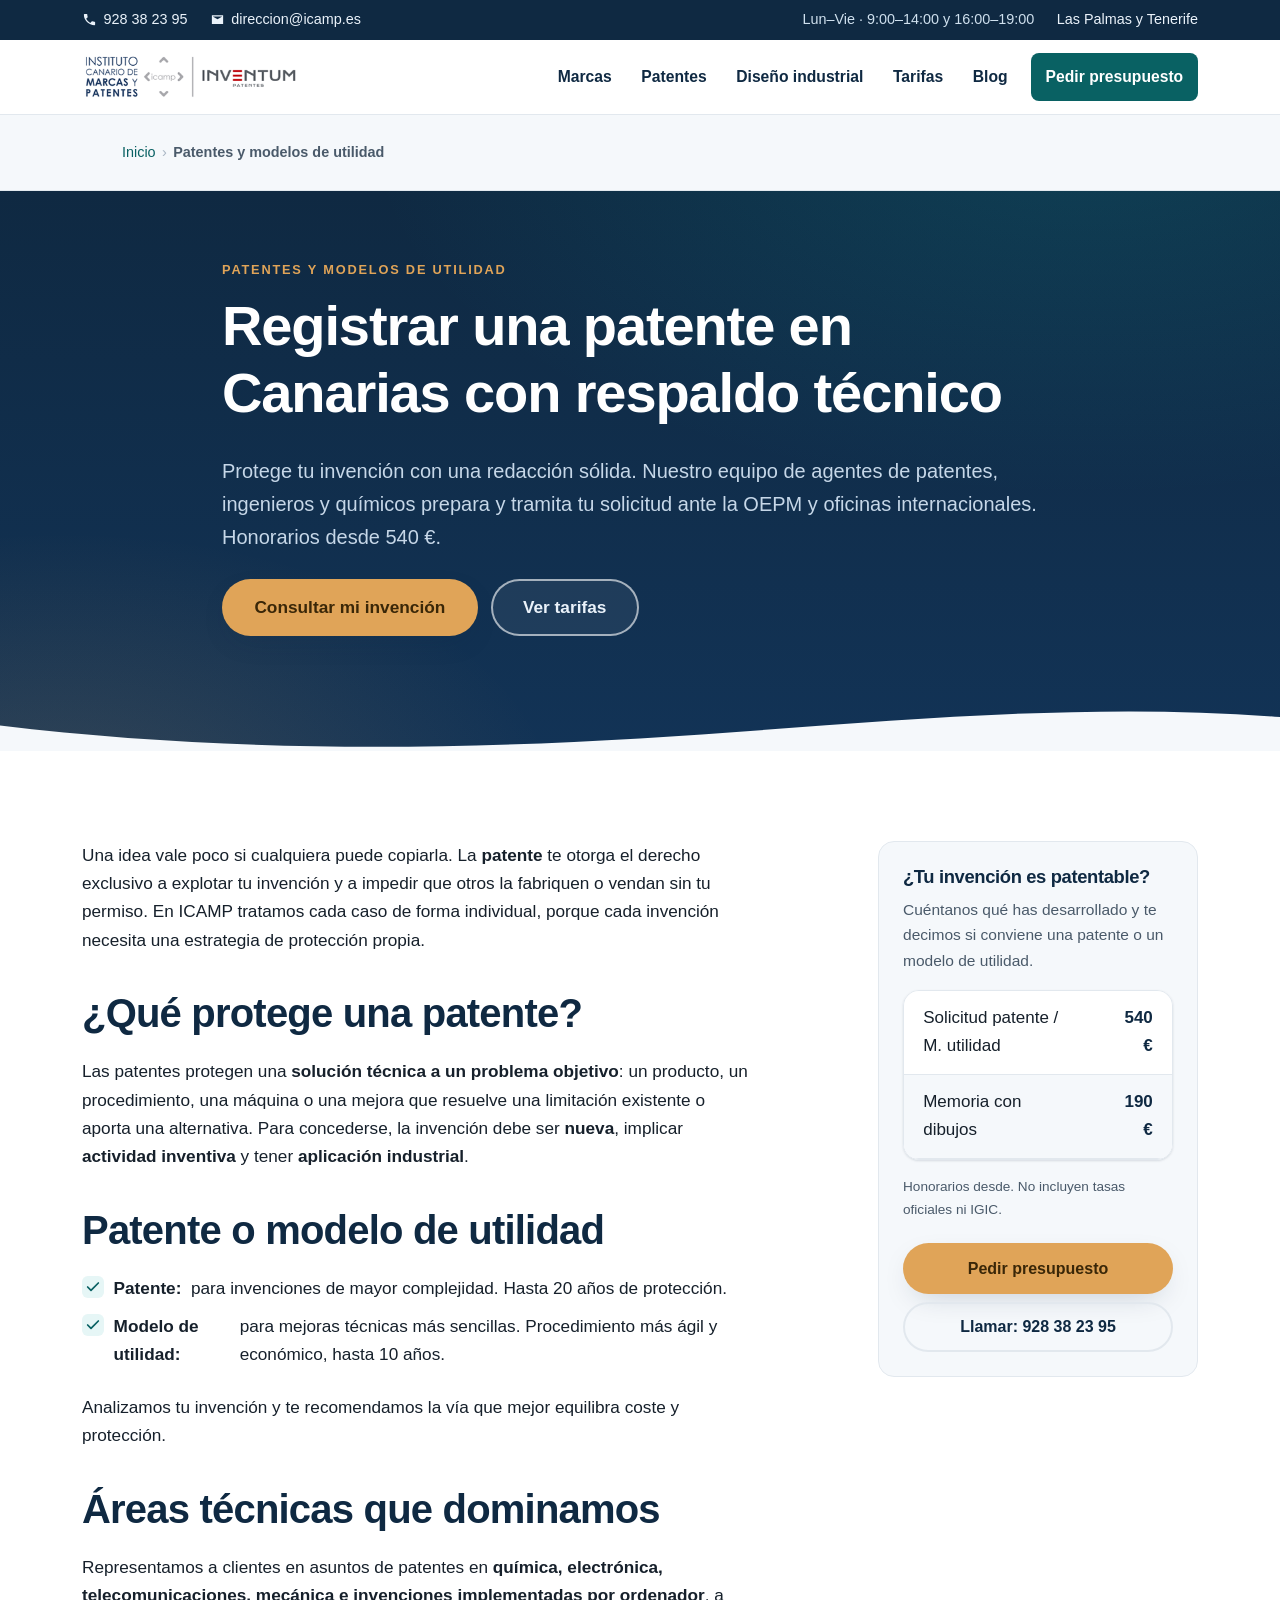
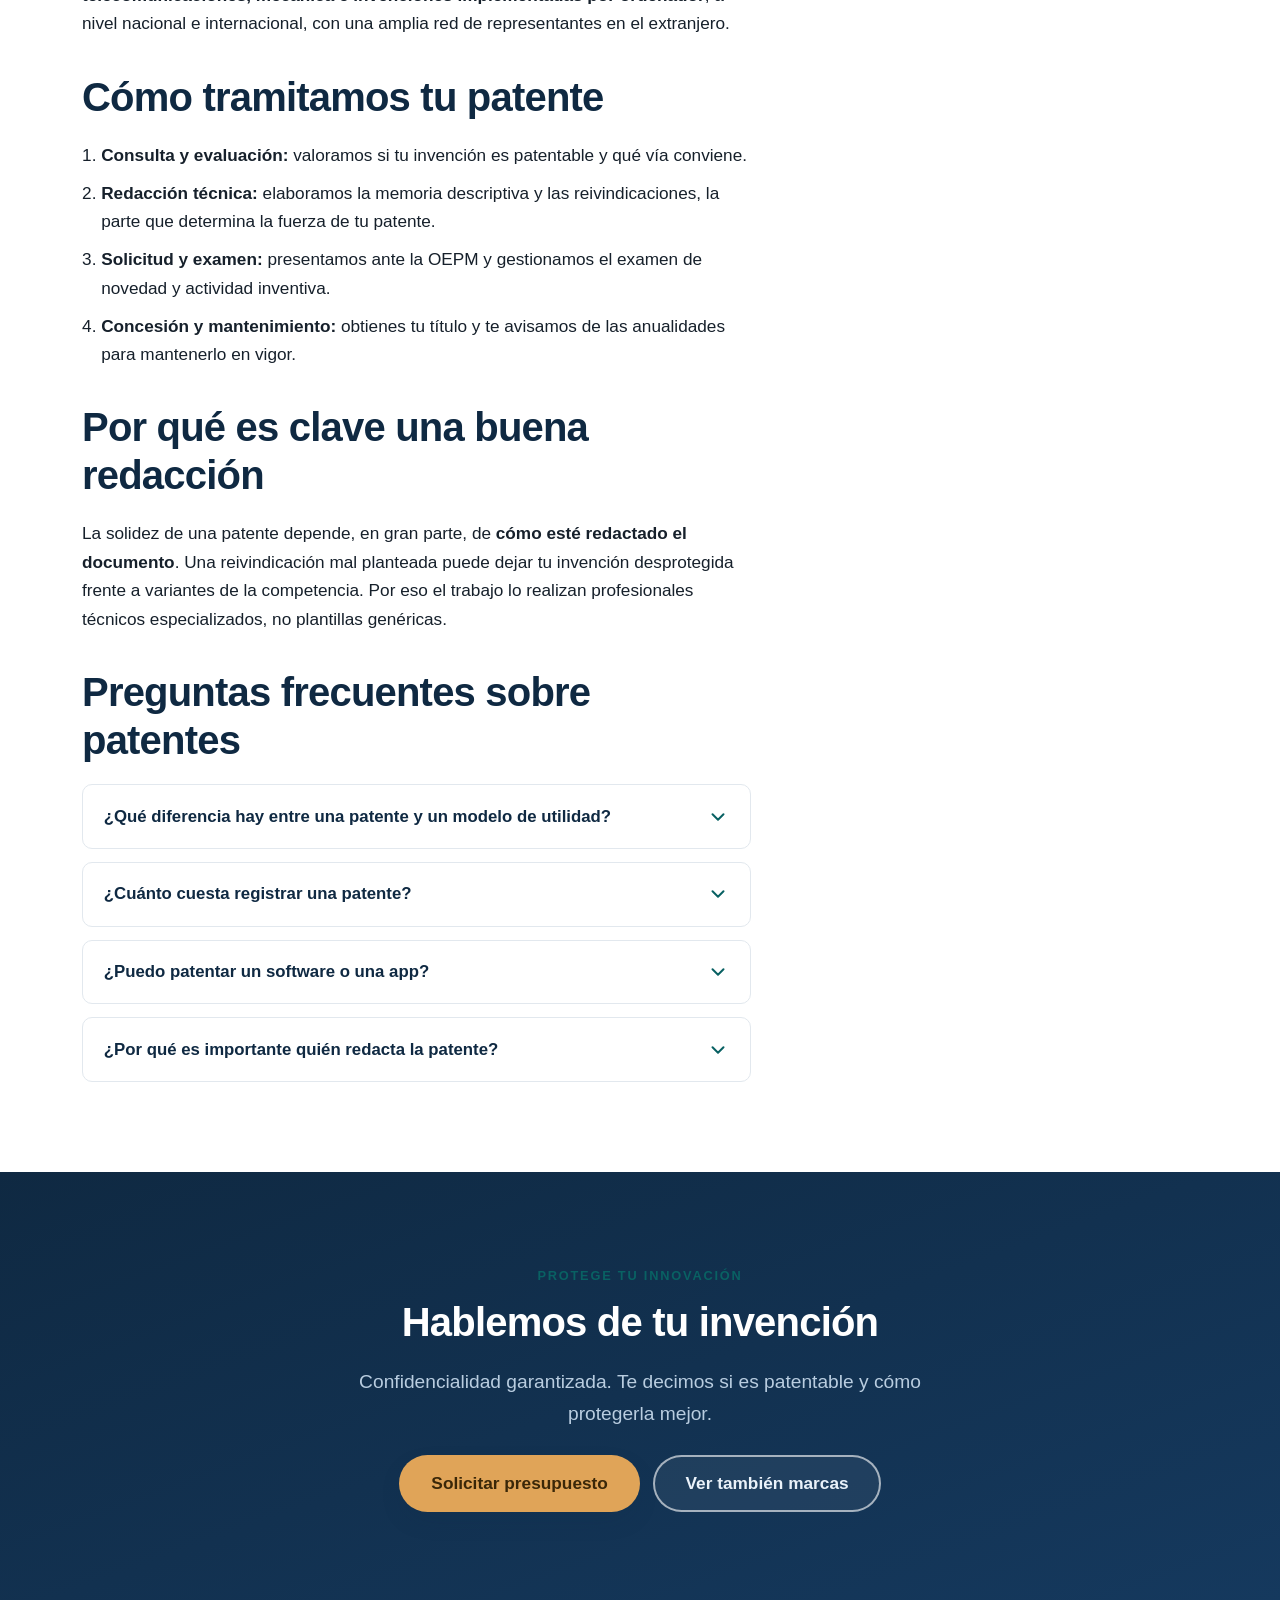
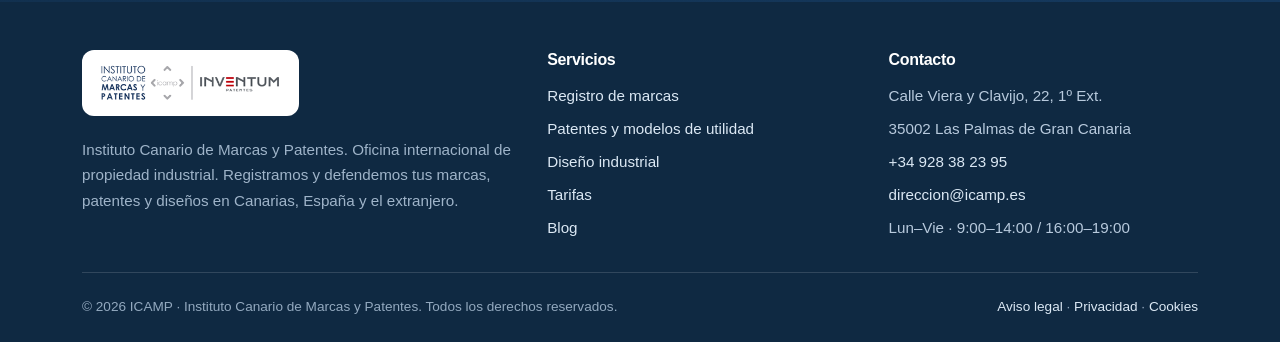
<file: patentes.html>
<!DOCTYPE html>
<html lang="es">
<head>
<meta charset="utf-8">
<meta name="viewport" content="width=device-width, initial-scale=1">
<meta name="theme-color" content="#0f2942">

<title>Registrar una Patente en Canarias | ICAMP · Patentes y Modelos de Utilidad</title>
<meta name="description" content="Protege tu invención con una patente o modelo de utilidad en Canarias. Agentes de la propiedad industrial e ingenieros redactan y tramitan tu solicitud ante la OEPM. Honorarios desde 540 €.">
<meta name="robots" content="index, follow, max-image-preview:large">
<link rel="canonical" href="https://www.icamp.es/patentes/">
<meta name="geo.region" content="ES-CN">
<meta name="geo.placename" content="Las Palmas de Gran Canaria">

<meta property="og:type" content="website">
<meta property="og:locale" content="es_ES">
<meta property="og:site_name" content="ICAMP · Instituto Canario de Marcas y Patentes">
<meta property="og:title" content="Registrar una Patente en Canarias | ICAMP">
<meta property="og:description" content="Protege tu invención con una patente o modelo de utilidad. Ingenieros y agentes de patentes en Las Palmas y Tenerife.">
<meta property="og:url" content="https://www.icamp.es/patentes/">
<meta property="og:image" content="https://www.icamp.es/og-image.jpg">
<meta property="og:image:width" content="1200">
<meta property="og:image:height" content="630">
<meta name="twitter:card" content="summary_large_image">
<meta name="twitter:image" content="https://www.icamp.es/og-image.jpg">

<link rel="alternate" hreflang="es-ES" href="https://www.icamp.es/patentes/">
<link rel="alternate" hreflang="x-default" href="https://www.icamp.es/patentes/">
<link rel="icon" href="favicon.svg" type="image/svg+xml">
<link rel="stylesheet" href="styles.css">

<script type="application/ld+json">
{
  "@context": "https://schema.org",
  "@graph": [
    {
      "@type": "Service",
      "@id": "https://www.icamp.es/patentes/#service",
      "name": "Registro de patentes y modelos de utilidad",
      "serviceType": "Registro de patentes",
      "url": "https://www.icamp.es/patentes/",
      "description": "Redacción, solicitud y tramitación de patentes y modelos de utilidad ante la OEPM y oficinas internacionales, con equipo técnico de ingenieros y químicos.",
      "provider": {"@type": "LegalService", "name": "ICAMP · Instituto Canario de Marcas y Patentes", "telephone": "+34928382395", "areaServed": ["Las Palmas", "Santa Cruz de Tenerife", "Canarias", "España"]},
      "areaServed": [{"@type": "AdministrativeArea", "name": "Canarias"}],
      "offers": {"@type": "Offer", "priceSpecification": {"@type": "PriceSpecification", "price": "540", "priceCurrency": "EUR", "valueAddedTaxIncluded": false}, "description": "Honorarios profesionales desde. No incluye las tasas oficiales de la OEPM ni el IGIC."}
    },
    {
      "@type": "WebPage",
      "@id": "https://www.icamp.es/patentes/#webpage",
      "url": "https://www.icamp.es/patentes/",
      "name": "Registrar una Patente en Canarias | ICAMP",
      "isPartOf": {"@id": "https://www.icamp.es/#website"},
      "inLanguage": "es-ES"
    },
    {
      "@type": "BreadcrumbList",
      "@id": "https://www.icamp.es/patentes/#breadcrumb",
      "itemListElement": [
        {"@type": "ListItem", "position": 1, "name": "Inicio", "item": "https://www.icamp.es/"},
        {"@type": "ListItem", "position": 2, "name": "Patentes y modelos de utilidad", "item": "https://www.icamp.es/patentes/"}
      ]
    },
    {
      "@type": "FAQPage",
      "@id": "https://www.icamp.es/patentes/#faq",
      "isPartOf": {"@id": "https://www.icamp.es/patentes/#webpage"},
      "mainEntity": [
        {"@type": "Question", "name": "¿Qué diferencia hay entre una patente y un modelo de utilidad?", "acceptedAnswer": {"@type": "Answer", "text": "La patente protege invenciones con un mayor grado de actividad inventiva y ofrece hasta 20 años de protección. El modelo de utilidad protege mejoras técnicas de menor complejidad, con un procedimiento más ágil y económico y hasta 10 años. Analizamos tu invención y te recomendamos la vía adecuada."}},
        {"@type": "Question", "name": "¿Cuánto cuesta registrar una patente?", "acceptedAnswer": {"@type": "Answer", "text": "En ICAMP la solicitud de patente o modelo de utilidad parte de 540 € de honorarios, más 190 € por la memoria descriptiva con dibujos técnicos. A ello se suman las tasas oficiales de la OEPM. Cada invención es distinta: pide un presupuesto sin compromiso."}},
        {"@type": "Question", "name": "¿Puedo patentar un software o una app?", "acceptedAnswer": {"@type": "Answer", "text": "El software como tal no es patentable, pero sí pueden serlo las invenciones implementadas por ordenador que aportan un efecto técnico. Estudiamos tu caso y, si no es patentable, te orientamos sobre otras vías de protección."}},
        {"@type": "Question", "name": "¿Por qué es importante quién redacta la patente?", "acceptedAnswer": {"@type": "Answer", "text": "La fuerza de una patente depende en gran medida de cómo esté redactado el documento y las reivindicaciones. Una redacción deficiente puede dejar tu invención sin protección real. Por eso trabajamos con agentes de la propiedad industrial, agentes europeos de patentes, ingenieros y químicos."}}
      ]
    }
  ]
}
</script>
</head>
<body>

<a class="skip" href="#main">Saltar al contenido principal</a>

<div class="topbar">
  <div class="wrap">
    <div class="tb-group">
      <a href="tel:+34928382395"><svg width="15" height="15" viewBox="0 0 24 24" fill="none" aria-hidden="true"><path d="M6.6 10.8a15.1 15.1 0 006.6 6.6l2.2-2.2a1 1 0 011-.24 11.4 11.4 0 003.6.57 1 1 0 011 1V20a1 1 0 01-1 1A17 17 0 013 4a1 1 0 011-1h3.5a1 1 0 011 1 11.4 11.4 0 00.57 3.6 1 1 0 01-.24 1L6.6 10.8z" fill="currentColor"/></svg> 928 38 23 95</a>
      <a href="mailto:direccion@icamp.es"><svg width="15" height="15" viewBox="0 0 24 24" fill="none" aria-hidden="true"><path d="M3 5h18v14H3V5zm2 2v.4l7 4.2 7-4.2V7H5z" fill="currentColor"/></svg> direccion@icamp.es</a>
    </div>
    <div class="tb-group secondary">
      <span>Lun–Vie · 9:00–14:00 y 16:00–19:00</span>
      <a href="index.html#contacto">Las Palmas y Tenerife</a>
    </div>
  </div>
</div>

<header class="site-header">
  <div class="wrap">
    <nav class="nav" aria-label="Principal">
      <a class="brand" href="index.html" aria-label="ICAMP · Inventum Patentes, inicio">
        <img src="img/logo-icamp-inventum.png" alt="ICAMP · Instituto Canario de Marcas y Patentes · Inventum Patentes" width="340" height="81" style="height:52px;width:auto">
      </a>
      <button class="nav-toggle" aria-expanded="false" aria-controls="menu" aria-label="Abrir menú de navegación">
        <svg width="24" height="24" viewBox="0 0 24 24" fill="none" aria-hidden="true"><path d="M4 6h16M4 12h16M4 18h16" stroke="currentColor" stroke-width="2.2" stroke-linecap="round"/></svg>
      </button>
      <ul class="nav-links" id="menu">
        <li><a href="marcas.html">Marcas</a></li>
        <li><a href="patentes.html" aria-current="page">Patentes</a></li>
        <li><a href="diseno-industrial.html">Diseño industrial</a></li>
        <li><a href="index.html#tarifas">Tarifas</a></li>
        <li><a href="blog.html">Blog</a></li>
        <li class="nav-cta"><a class="btn btn-solid" href="index.html#contacto">Pedir presupuesto</a></li>
      </ul>
    </nav>
  </div>
</header>

<nav class="crumbs" aria-label="Migas de pan">
  <div class="wrap">
    <ol>
      <li><a href="index.html">Inicio</a></li>
      <li class="sep" aria-hidden="true">›</li>
      <li aria-current="page">Patentes y modelos de utilidad</li>
    </ol>
  </div>
</nav>

<main id="main" tabindex="-1">

<section class="hero hero-inner" aria-labelledby="h1">
  <div class="wrap">
    <div>
      <span class="eyebrow">Patentes y modelos de utilidad</span>
      <h1 id="h1">Registrar una patente en Canarias con respaldo técnico</h1>
      <p class="lead">Protege tu invención con una redacción sólida. Nuestro equipo de agentes de patentes, ingenieros y químicos prepara y tramita tu solicitud ante la OEPM y oficinas internacionales. Honorarios desde 540 €.</p>
      <div class="hero-cta">
        <a class="btn btn-primary btn-lg" href="index.html#contacto">Consultar mi invención</a>
        <a class="btn btn-ghost-light btn-lg" href="index.html#tarifas">Ver tarifas</a>
      </div>
    </div>
  </div>
  <svg class="hero-wave" viewBox="0 0 1440 60" preserveAspectRatio="none" aria-hidden="true"><path fill="currentColor" d="M0 60V30c240 30 480 30 720 15S1200 0 1440 20v40H0z"/></svg>
</section>

<section class="section">
  <div class="wrap">
    <div class="doc-grid">
      <article class="prose">
        <p>Una idea vale poco si cualquiera puede copiarla. La <strong>patente</strong> te otorga el derecho exclusivo a explotar tu invención y a impedir que otros la fabriquen o vendan sin tu permiso. En ICAMP tratamos cada caso de forma individual, porque cada invención necesita una estrategia de protección propia.</p>

        <h2>¿Qué protege una patente?</h2>
        <p>Las patentes protegen una <strong>solución técnica a un problema objetivo</strong>: un producto, un procedimiento, una máquina o una mejora que resuelve una limitación existente o aporta una alternativa. Para concederse, la invención debe ser <strong>nueva</strong>, implicar <strong>actividad inventiva</strong> y tener <strong>aplicación industrial</strong>.</p>

        <h2>Patente o modelo de utilidad</h2>
        <ul class="ticks">
          <li><strong>Patente:</strong> para invenciones de mayor complejidad. Hasta 20 años de protección.</li>
          <li><strong>Modelo de utilidad:</strong> para mejoras técnicas más sencillas. Procedimiento más ágil y económico, hasta 10 años.</li>
        </ul>
        <p>Analizamos tu invención y te recomendamos la vía que mejor equilibra coste y protección.</p>

        <h2>Áreas técnicas que dominamos</h2>
        <p>Representamos a clientes en asuntos de patentes en <strong>química, electrónica, telecomunicaciones, mecánica e invenciones implementadas por ordenador</strong>, a nivel nacional e internacional, con una amplia red de representantes en el extranjero.</p>

        <h2>Cómo tramitamos tu patente</h2>
        <ol class="numbered">
          <li><strong>Consulta y evaluación:</strong> valoramos si tu invención es patentable y qué vía conviene.</li>
          <li><strong>Redacción técnica:</strong> elaboramos la memoria descriptiva y las reivindicaciones, la parte que determina la fuerza de tu patente.</li>
          <li><strong>Solicitud y examen:</strong> presentamos ante la OEPM y gestionamos el examen de novedad y actividad inventiva.</li>
          <li><strong>Concesión y mantenimiento:</strong> obtienes tu título y te avisamos de las anualidades para mantenerlo en vigor.</li>
        </ol>

        <h2>Por qué es clave una buena redacción</h2>
        <p>La solidez de una patente depende, en gran parte, de <strong>cómo esté redactado el documento</strong>. Una reivindicación mal planteada puede dejar tu invención desprotegida frente a variantes de la competencia. Por eso el trabajo lo realizan profesionales técnicos especializados, no plantillas genéricas.</p>

        <h2>Preguntas frecuentes sobre patentes</h2>
        <div class="faq" style="max-width:none">
          <details>
            <summary>¿Qué diferencia hay entre una patente y un modelo de utilidad? <svg class="chev" width="22" height="22" viewBox="0 0 24 24" fill="none" aria-hidden="true"><path d="M6 9l6 6 6-6" stroke="currentColor" stroke-width="2.2" stroke-linecap="round" stroke-linejoin="round"/></svg></summary>
            <div class="ans"><p>La patente protege invenciones con un mayor grado de actividad inventiva y ofrece hasta 20 años de protección. El modelo de utilidad protege mejoras técnicas de menor complejidad, con un procedimiento más ágil y económico y hasta 10 años. Analizamos tu invención y te recomendamos la vía adecuada.</p></div>
          </details>
          <details>
            <summary>¿Cuánto cuesta registrar una patente? <svg class="chev" width="22" height="22" viewBox="0 0 24 24" fill="none" aria-hidden="true"><path d="M6 9l6 6 6-6" stroke="currentColor" stroke-width="2.2" stroke-linecap="round" stroke-linejoin="round"/></svg></summary>
            <div class="ans"><p>En ICAMP la solicitud de patente o modelo de utilidad parte de 540 € de honorarios, más 190 € por la memoria descriptiva con dibujos técnicos. A ello se suman las tasas oficiales de la OEPM. Cada invención es distinta: pide un presupuesto sin compromiso.</p></div>
          </details>
          <details>
            <summary>¿Puedo patentar un software o una app? <svg class="chev" width="22" height="22" viewBox="0 0 24 24" fill="none" aria-hidden="true"><path d="M6 9l6 6 6-6" stroke="currentColor" stroke-width="2.2" stroke-linecap="round" stroke-linejoin="round"/></svg></summary>
            <div class="ans"><p>El software como tal no es patentable, pero sí pueden serlo las invenciones implementadas por ordenador que aportan un efecto técnico. Estudiamos tu caso y, si no es patentable, te orientamos sobre otras vías de protección.</p></div>
          </details>
          <details>
            <summary>¿Por qué es importante quién redacta la patente? <svg class="chev" width="22" height="22" viewBox="0 0 24 24" fill="none" aria-hidden="true"><path d="M6 9l6 6 6-6" stroke="currentColor" stroke-width="2.2" stroke-linecap="round" stroke-linejoin="round"/></svg></summary>
            <div class="ans"><p>La fuerza de una patente depende en gran medida de cómo esté redactado el documento y las reivindicaciones. Una redacción deficiente puede dejar tu invención sin protección real. Por eso trabajamos con agentes de la propiedad industrial, agentes europeos de patentes, ingenieros y químicos.</p></div>
          </details>
        </div>
      </article>

      <aside class="aside-cta" aria-label="Consulta tu patente">
        <h3>¿Tu invención es patentable?</h3>
        <p>Cuéntanos qué has desarrollado y te decimos si conviene una patente o un modelo de utilidad.</p>
        <div class="table-scroll" style="margin:1rem 0">
          <table class="tarifas" style="min-width:0">
            <tbody>
              <tr><td>Solicitud patente / M. utilidad</td><td>540 €</td></tr>
              <tr><td>Memoria con dibujos</td><td>190 €</td></tr>
            </tbody>
          </table>
        </div>
        <p style="font-size:.85rem">Honorarios desde. No incluyen tasas oficiales ni IGIC.</p>
        <a class="btn btn-primary" href="index.html#contacto">Pedir presupuesto</a>
        <a class="btn btn-ghost" href="tel:+34928382395" style="margin-top:.5rem">Llamar: 928 38 23 95</a>
      </aside>
    </div>
  </div>
</section>

<section class="section cta-band">
  <div class="wrap center">
    <span class="eyebrow">Protege tu innovación</span>
    <h2>Hablemos de tu invención</h2>
    <p class="lead">Confidencialidad garantizada. Te decimos si es patentable y cómo protegerla mejor.</p>
    <div class="hero-cta" style="justify-content:center">
      <a class="btn btn-primary btn-lg" href="index.html#contacto">Solicitar presupuesto</a>
      <a class="btn btn-ghost-light btn-lg" href="marcas.html">Ver también marcas</a>
    </div>
  </div>
</section>

</main>

<footer class="site-footer">
  <div class="wrap">
    <div class="footer-grid">
      <div>
        <div style="background:#fff;border-radius:12px;padding:.7rem 1rem;display:inline-block;margin-bottom:.9rem">
          <img src="img/logo-icamp-inventum.png" alt="ICAMP · Inventum Patentes" width="340" height="81" style="height:44px;width:auto;display:block">
        </div>
        <p style="color:#9fb4c9">Instituto Canario de Marcas y Patentes. Oficina internacional de propiedad industrial. Registramos y defendemos tus marcas, patentes y diseños en Canarias, España y el extranjero.</p>
      </div>
      <div>
        <h3>Servicios</h3>
        <ul>
          <li><a href="marcas.html">Registro de marcas</a></li>
          <li><a href="patentes.html">Patentes y modelos de utilidad</a></li>
          <li><a href="diseno-industrial.html">Diseño industrial</a></li>
          <li><a href="index.html#tarifas">Tarifas</a></li>
          <li><a href="blog.html">Blog</a></li>
        </ul>
      </div>
      <div>
        <h3>Contacto</h3>
        <ul>
          <li>Calle Viera y Clavijo, 22, 1º Ext.</li>
          <li>35002 Las Palmas de Gran Canaria</li>
          <li><a href="tel:+34928382395">+34 928 38 23 95</a></li>
          <li><a href="mailto:direccion@icamp.es">direccion@icamp.es</a></li>
          <li>Lun–Vie · 9:00–14:00 / 16:00–19:00</li>
        </ul>
      </div>
    </div>
    <div class="footer-bottom">
      <span>© <span id="year">2026</span> ICAMP · Instituto Canario de Marcas y Patentes. Todos los derechos reservados.</span>
      <span><a href="https://www.icamp.es/aviso-legal/">Aviso legal</a> · <a href="https://www.icamp.es/politica-de-privacidad/">Privacidad</a> · <a href="https://www.icamp.es/politica-de-cookies/">Cookies</a></span>
    </div>
  </div>
</footer>

<a class="fab btn btn-primary" href="tel:+34928382395" aria-label="Llamar a ICAMP ahora">
  <svg width="20" height="20" viewBox="0 0 24 24" fill="currentColor" aria-hidden="true"><path d="M6.6 10.8a15.1 15.1 0 006.6 6.6l2.2-2.2a1 1 0 011-.24 11.4 11.4 0 003.6.57 1 1 0 011 1V20a1 1 0 01-1 1A17 17 0 013 4a1 1 0 011-1h3.5a1 1 0 011 1 11.4 11.4 0 00.57 3.6 1 1 0 01-.24 1L6.6 10.8z"/></svg> Llamar
</a>

<script src="app.js" defer></script>
</body>
</html>
</file>
<file: styles.css>
/* ============================================================
   ICAMP — Hoja de estilos compartida
   Sistema de diseño con variables, accesible (WCAG 2.1 AA)
   ============================================================ */
:root{
  --navy:#0f2942; --navy-800:#123356; --navy-700:#1c4370;
  --teal:#0ea5a8; --teal-600:#096163; --teal-700:#075052; --teal-050:#e6f6f6;
  --gold:#e0a458; --gold-600:#c98b3a;
  --ink:#16202b; --muted:#4a5a6a; --line:#e2e8ee;
  --bg:#ffffff; --bg-soft:#f5f8fb; --bg-navy-soft:#eef3f8;
  --white:#ffffff;
  --radius:16px; --radius-sm:10px;
  --shadow-sm:0 1px 3px rgba(16,35,58,.08),0 1px 2px rgba(16,35,58,.06);
  --shadow-md:0 10px 30px -12px rgba(15,41,66,.25);
  --shadow-lg:0 24px 60px -20px rgba(15,41,66,.35);
  --maxw:1180px;
  --font:-apple-system,BlinkMacSystemFont,"Segoe UI",Roboto,"Helvetica Neue",Arial,"Noto Sans",sans-serif;
  --ease:cubic-bezier(.22,.61,.36,1);
}
*,*::before,*::after{box-sizing:border-box}
html{scroll-behavior:smooth}
@media (prefers-reduced-motion:reduce){html{scroll-behavior:auto}
  *,*::before,*::after{animation-duration:.001ms!important;animation-iteration-count:1!important;transition-duration:.001ms!important}}
body{margin:0;font-family:var(--font);color:var(--ink);background:var(--bg);
  line-height:1.65;font-size:1.0625rem;-webkit-font-smoothing:antialiased;text-rendering:optimizeLegibility}
h1,h2,h3,h4{line-height:1.2;color:var(--navy);font-weight:800;letter-spacing:-.02em;margin:0 0 .5em}
h1{font-size:clamp(2.1rem,5vw,3.5rem)}
h2{font-size:clamp(1.7rem,3.5vw,2.5rem)}
h3{font-size:1.3rem}
p{margin:0 0 1rem}
a{color:var(--teal-600);text-decoration-thickness:.08em;text-underline-offset:.15em}
a:hover{color:var(--navy)}
img,svg{max-width:100%;height:auto;display:block}
ul{margin:0;padding:0}
:focus-visible{outline:3px solid var(--gold);outline-offset:3px;border-radius:4px}

.wrap{max-width:var(--maxw);margin-inline:auto;padding-inline:clamp(1rem,4vw,2rem)}
.section{padding-block:clamp(3.5rem,7vw,6rem)}
section[id]{scroll-margin-top:100px}
.eyebrow{display:inline-block;font-size:.8rem;font-weight:700;letter-spacing:.14em;
  text-transform:uppercase;color:var(--teal-600);margin-bottom:.75rem}
.lead{font-size:1.2rem;color:var(--muted);max-width:60ch}
.center{text-align:center}
.center .lead{margin-inline:auto}

/* ---- Skip link ---- */
.skip{position:absolute;left:-999px;top:0;z-index:200;background:var(--navy);color:#fff;
  padding:.8rem 1.2rem;border-radius:0 0 8px 0;font-weight:700}
.skip:focus{left:0;color:#fff}

/* ---- Botones ---- */
.btn{display:inline-flex;align-items:center;gap:.55rem;font-weight:700;font-size:1rem;
  padding:.9rem 1.5rem;border-radius:999px;border:2px solid transparent;cursor:pointer;
  text-decoration:none;transition:transform .18s var(--ease),box-shadow .18s var(--ease),background .18s;
  min-height:48px;line-height:1.1}
.btn:focus-visible{outline:3px solid var(--gold);outline-offset:3px}
.btn-primary{background:var(--gold);color:#3a2708;box-shadow:var(--shadow-md)}
.btn-primary:hover{background:var(--gold-600);color:#2a1c04;transform:translateY(-2px)}
.btn-solid{background:var(--teal-600);color:#fff}
.btn-solid:hover{background:var(--teal-700);color:#fff;transform:translateY(-2px)}
.btn-ghost{background:transparent;color:var(--navy);border-color:var(--line)}
.btn-ghost:hover{border-color:var(--navy);color:var(--navy);background:var(--bg-soft)}
.btn-ghost-light{background:rgba(255,255,255,.06);color:#eaf2fa;border-color:rgba(255,255,255,.6)}
.btn-ghost-light:hover{background:rgba(255,255,255,.16);color:#fff;border-color:#fff;transform:translateY(-2px)}
.btn-lg{padding:1.05rem 1.9rem;font-size:1.08rem}
.btn:active{transform:translateY(0)}

/* ---- Barra superior utilidades ---- */
.topbar{background:var(--navy);color:#cfe0ee;font-size:.9rem}
.topbar .wrap{display:flex;flex-wrap:wrap;gap:.5rem 1.5rem;align-items:center;
  justify-content:space-between;padding-block:.5rem}
.topbar a{color:#eaf2fa;text-decoration:none;display:inline-flex;align-items:center;gap:.4rem}
.topbar a:hover{color:#fff;text-decoration:underline}
.topbar .tb-group{display:flex;flex-wrap:wrap;gap:.4rem 1.4rem;align-items:center}

/* ---- Cabecera / navegación ---- */
.site-header{position:sticky;top:0;z-index:100;background:rgba(255,255,255,.9);
  backdrop-filter:saturate(140%) blur(10px);border-bottom:1px solid var(--line)}
.nav{display:flex;align-items:center;justify-content:space-between;gap:1rem;padding-block:.7rem}
.brand{display:flex;align-items:center;gap:.7rem;text-decoration:none;color:var(--navy);font-weight:800}
.brand .mark{width:44px;height:44px;flex:none}
.brand .bt{font-size:1.35rem;letter-spacing:-.03em;line-height:1}
.brand small{display:block;font-size:.62rem;font-weight:600;letter-spacing:.06em;
  color:var(--muted);text-transform:uppercase}
.nav-links{display:flex;align-items:center;gap:.25rem;list-style:none}
.nav-links a{color:var(--navy);text-decoration:none;font-weight:600;font-size:.98rem;
  padding:.55rem .8rem;border-radius:8px}
.nav-links a:hover{background:var(--bg-navy-soft);color:var(--navy)}
.nav-links a.btn-solid{color:#fff}
.nav-links a.btn-solid:hover{background:var(--teal-700);color:#fff}
.nav-cta{margin-left:.4rem}
.nav-toggle{display:none;background:none;border:2px solid var(--line);border-radius:10px;
  width:48px;height:48px;cursor:pointer;color:var(--navy)}

/* ---- Hero ---- */
.hero{position:relative;background:
    radial-gradient(1200px 600px at 85% -10%,rgba(14,165,168,.18),transparent 60%),
    radial-gradient(900px 500px at 5% 110%,rgba(224,164,88,.16),transparent 55%),
    linear-gradient(180deg,#0f2942 0%,#123356 100%);
  color:#eaf2fa;overflow:hidden}
.hero .wrap{display:grid;grid-template-columns:1.15fr .85fr;gap:clamp(2rem,5vw,4rem);
  align-items:center;padding-block:clamp(3rem,7vw,5.5rem)}
.hero h1{color:#fff}
.hero .lead{color:#c6d7e8;font-size:1.25rem}
.hero .eyebrow{color:var(--gold)}
.hero-cta{display:flex;flex-wrap:wrap;gap:.8rem;margin-top:1.6rem}
.hero-trust{display:flex;flex-wrap:wrap;gap:1.2rem;margin-top:2rem;
  padding-top:1.4rem;border-top:1px solid rgba(255,255,255,.15)}
.hero-trust div{min-width:110px}
.hero-trust b{display:block;font-size:1.8rem;color:#fff;line-height:1}
.hero-trust span{font-size:.85rem;color:#a9c1d6}
.hero-card{background:rgba(255,255,255,.06);border:1px solid rgba(255,255,255,.16);
  border-radius:var(--radius);padding:1.6rem;backdrop-filter:blur(6px);box-shadow:var(--shadow-lg)}
.hero-card h2{color:#fff;font-size:1.15rem;margin-bottom:1rem}
.hero-card ul{list-style:none;display:grid;gap:.8rem}
.hero-card li{display:flex;gap:.7rem;align-items:flex-start;color:#dce8f3;font-size:.98rem}
.hero-card li svg{flex:none;color:var(--teal);margin-top:.15rem}
.hero-wave{display:block;width:100%;height:clamp(40px,4vw,72px);color:var(--bg-soft)}

/* ---- Franja de confianza / clientes ---- */
.trust-strip{background:var(--bg-soft);border-bottom:1px solid var(--line)}
.trust-strip .wrap{padding-block:1.6rem}
.trust-strip p{text-align:center;color:var(--muted);font-weight:600;font-size:.85rem;
  letter-spacing:.08em;text-transform:uppercase;margin-bottom:1rem}
.logos{display:flex;flex-wrap:wrap;justify-content:center;align-items:center;gap:1rem 2.5rem}
.logos span{font-weight:800;font-size:1.15rem;color:#5a6b7a;letter-spacing:-.02em}
.logos img{height:58px;width:auto;border-radius:12px;box-shadow:var(--shadow-sm);
  transition:transform .2s var(--ease),box-shadow .2s var(--ease)}
.logos img:hover{transform:translateY(-3px);box-shadow:var(--shadow-md)}
.logos img.logo-featured{height:66px;box-shadow:0 0 0 2px var(--gold),var(--shadow-md)}
.hero-photo{width:100%;border-radius:var(--radius);box-shadow:var(--shadow-lg);display:block}
.card-img{width:calc(100% + 3.4rem);max-width:none;aspect-ratio:3/2;object-fit:cover;display:block;
  margin:-1.7rem -1.7rem 1.2rem;border-radius:calc(var(--radius) - 2px) calc(var(--radius) - 2px) 0 0;
  background:var(--bg-soft)}

/* ---- Grid utilidades ---- */
.grid{display:grid;gap:1.4rem}
.grid-2{grid-template-columns:repeat(2,1fr)}
.grid-3{grid-template-columns:repeat(3,1fr)}
.grid-4{grid-template-columns:repeat(4,1fr)}

/* ---- Tarjetas servicios ---- */
.card{background:var(--white);border:1px solid var(--line);border-radius:var(--radius);
  padding:1.7rem;box-shadow:var(--shadow-sm);transition:transform .2s var(--ease),box-shadow .2s var(--ease),border-color .2s}
.card:hover{transform:translateY(-4px);box-shadow:var(--shadow-md);border-color:var(--teal)}
.card .ico{width:52px;height:52px;border-radius:14px;display:grid;place-items:center;
  background:var(--teal-050);color:var(--teal-600);margin-bottom:1rem}
.card h3{margin-bottom:.4rem}
.card p{color:var(--muted);font-size:1rem;margin-bottom:1rem}
.card .more{font-weight:700;color:var(--teal-600);text-decoration:none;display:inline-flex;gap:.35rem;align-items:center}
.card .more:hover{gap:.6rem;color:var(--navy)}

/* ---- Proceso ---- */
.steps{counter-reset:step;display:grid;gap:1.4rem;grid-template-columns:repeat(4,1fr)}
.step{position:relative;padding:1.5rem;background:var(--bg-soft);border-radius:var(--radius);
  border:1px solid var(--line)}
.step::before{counter-increment:step;content:counter(step);display:grid;place-items:center;
  width:44px;height:44px;border-radius:12px;background:var(--navy);color:#fff;font-weight:800;
  font-size:1.2rem;margin-bottom:.9rem}
.step h3{font-size:1.1rem}
.step p{color:var(--muted);font-size:.97rem;margin:0}

/* ---- Sección oscura "por qué" ---- */
.dark{background:linear-gradient(160deg,#0f2942,#15395e);color:#dce8f3}
.dark h2,.dark h3{color:#fff}
.dark .eyebrow{color:var(--gold)}
.dark .lead{color:#b9cde0}
.feature{display:flex;gap:1rem;align-items:flex-start}
.feature .ico{width:46px;height:46px;flex:none;border-radius:12px;display:grid;place-items:center;
  background:rgba(14,165,168,.2);color:#7fe3e5}
.feature h3{font-size:1.12rem;margin-bottom:.3rem}
.feature p{color:#b9cde0;font-size:.97rem;margin:0}

/* ---- Tabla de tarifas ---- */
.pricing-note{background:var(--teal-050);border:1px solid #bfe6e6;border-radius:var(--radius-sm);
  padding:.9rem 1.1rem;color:#0a6c6e;font-size:.95rem;display:flex;gap:.6rem;align-items:flex-start;margin-bottom:1.5rem}
.table-scroll{overflow-x:auto;border:1px solid var(--line);border-radius:var(--radius);box-shadow:var(--shadow-sm)}
table.tarifas{width:100%;border-collapse:collapse;min-width:560px;background:#fff}
table.tarifas caption{text-align:left;padding:1rem 1.2rem;font-weight:800;color:var(--navy);
  background:var(--bg-soft);border-bottom:1px solid var(--line)}
table.tarifas th,table.tarifas td{padding:.85rem 1.2rem;text-align:left;border-bottom:1px solid var(--line)}
table.tarifas thead th{background:var(--navy);color:#fff;font-size:.9rem;letter-spacing:.02em}
table.tarifas tbody tr:nth-child(even){background:var(--bg-soft)}
table.tarifas td:last-child,table.tarifas th:last-child{text-align:right;font-variant-numeric:tabular-nums;font-weight:700;color:var(--navy)}
table.tarifas tbody tr:hover{background:var(--teal-050)}

/* ---- FAQ acordeón ---- */
.faq{display:grid;gap:.8rem;max-width:820px;margin-inline:auto}
.faq details{border:1px solid var(--line);border-radius:var(--radius-sm);background:#fff;overflow:hidden}
.faq summary{list-style:none;cursor:pointer;padding:1.1rem 1.3rem;font-weight:700;color:var(--navy);
  display:flex;justify-content:space-between;align-items:center;gap:1rem;font-size:1.05rem}
.faq summary::-webkit-details-marker{display:none}
.faq summary:hover{background:var(--bg-soft)}
.faq summary .chev{flex:none;transition:transform .25s var(--ease);color:var(--teal-600)}
.faq details[open] summary .chev{transform:rotate(180deg)}
.faq .ans{padding:0 1.3rem 1.2rem;color:var(--muted)}
.faq .ans p{margin:0}
.faq details[open] .ans{animation:faqIn .25s var(--ease)}
@keyframes faqIn{from{opacity:0;transform:translateY(-4px)}to{opacity:1;transform:none}}

/* ---- Contacto ---- */
.contact-grid{display:grid;grid-template-columns:1fr 1fr;gap:2.5rem;align-items:start}
.info-card{background:var(--bg-soft);border:1px solid var(--line);border-radius:var(--radius);padding:1.6rem}
.info-row{display:flex;gap:.85rem;align-items:flex-start;padding:.7rem 0;border-bottom:1px solid var(--line)}
.info-row:last-child{border-bottom:0}
.info-row .ico{color:var(--teal-600);flex:none;margin-top:.15rem}
.info-row b{color:var(--navy);display:block}
.info-row a{color:var(--muted);text-decoration:none}
.info-row a:hover{color:var(--teal-600)}
form .field{margin-bottom:1.1rem}
form label{display:block;font-weight:700;color:var(--navy);margin-bottom:.35rem;font-size:.95rem}
form label .req{color:#c0392b}
form input,form textarea{width:100%;padding:.8rem .9rem;border:2px solid var(--line);border-radius:10px;
  font:inherit;color:var(--ink);background:#fff;transition:border-color .15s}
form input:focus,form textarea:focus{outline:none;border-color:var(--teal);box-shadow:0 0 0 3px rgba(14,165,168,.15)}
form textarea{min-height:130px;resize:vertical}
.consent{display:flex;gap:.6rem;align-items:flex-start;font-size:.9rem;color:var(--muted)}
.consent input{width:auto;margin-top:.25rem}
.form-status{margin-top:1rem;padding:.9rem 1.1rem;border-radius:10px;font-weight:600;display:none}
.form-status.ok{display:block;background:#e7f7ec;color:#1c6b38;border:1px solid #bfe6cd}
.form-status.err{display:block;background:#fdecea;color:#a02418;border:1px solid #f2c4be}
form input[aria-invalid="true"],form textarea[aria-invalid="true"]{border-color:#c0392b}
form input[aria-invalid="true"]:focus,form textarea[aria-invalid="true"]:focus{box-shadow:0 0 0 3px rgba(192,57,43,.15)}

/* ---- Pie ---- */
.site-footer{background:var(--navy);color:#b8cadd;padding-block:3rem 1.5rem;font-size:.95rem}
.site-footer a{color:#dbe8f4;text-decoration:none}
.site-footer a:hover{color:#fff;text-decoration:underline}
.footer-grid{display:grid;grid-template-columns:1.4fr 1fr 1fr;gap:2rem;margin-bottom:2rem}
.footer-grid h3{color:#fff;font-size:1rem;margin-bottom:.9rem}
.footer-grid ul{list-style:none;display:grid;gap:.5rem}
.footer-bottom{border-top:1px solid rgba(255,255,255,.14);padding-top:1.4rem;
  display:flex;flex-wrap:wrap;gap:.8rem 1.5rem;justify-content:space-between;align-items:center;font-size:.85rem;color:#93a9bf}
.footer-social{display:flex;gap:.6rem}
.footer-social a{width:44px;height:44px;border-radius:var(--radius-sm);display:grid;place-items:center;
  background:rgba(255,255,255,.08);color:#dbe8f4}
.footer-social a:hover{background:var(--teal);color:#fff}

/* ---- Botón flotante llamar (móvil) ---- */
.fab{position:fixed;right:1rem;bottom:1rem;z-index:90;display:none}

/* ============================================================
   EXTRAS para páginas de servicio y blog (multi-página)
   ============================================================ */
/* Migas de pan */
.crumbs{background:var(--bg-soft);border-bottom:1px solid var(--line);font-size:.9rem}
.crumbs .wrap{padding-block:.7rem}
.crumbs ol{list-style:none;display:flex;flex-wrap:wrap;gap:.4rem;align-items:center;color:var(--muted)}
.crumbs a{color:var(--teal-600);text-decoration:none}
.crumbs a:hover{color:var(--navy);text-decoration:underline}
.crumbs li[aria-current="page"]{color:var(--muted);font-weight:600}
.crumbs .sep{color:#a9b6c4}

/* Hero compacto para páginas internas */
.hero-inner .wrap{grid-template-columns:1fr;max-width:900px;padding-block:clamp(2.5rem,5vw,4rem)}
.hero-inner .lead{max-width:none}

/* Contenido largo (prosa) */
.prose{max-width:70ch;font-size:1.075rem}
.prose h2{margin-top:2.2rem}
.prose h3{margin-top:1.6rem;color:var(--navy-700)}
.prose ul.ticks{list-style:none;display:grid;gap:.6rem;margin:1rem 0 1.5rem}
.prose ul.ticks li{display:flex;gap:.6rem;align-items:flex-start}
.prose ul.ticks li::before{content:"";flex:none;width:22px;height:22px;margin-top:.15rem;border-radius:6px;
  background:var(--teal-050) url("data:image/svg+xml,%3Csvg xmlns='http://www.w3.org/2000/svg' width='16' height='16' viewBox='0 0 24 24' fill='none'%3E%3Cpath d='M20 6L9 17l-5-5' stroke='%23096163' stroke-width='2.6' stroke-linecap='round' stroke-linejoin='round'/%3E%3C/svg%3E") center/16px no-repeat}
.prose ol.numbered{padding-left:1.2rem;display:grid;gap:.6rem;margin:1rem 0 1.5rem}

/* Layout artículo/servicio: contenido + aside pegajoso */
.doc-grid{display:grid;grid-template-columns:1fr 320px;gap:2.5rem;align-items:start}
.aside-cta{position:sticky;top:110px;background:var(--bg-soft);border:1px solid var(--line);
  border-radius:var(--radius);padding:1.5rem}
.aside-cta h3{font-size:1.15rem}
.aside-cta p{color:var(--muted);font-size:.97rem}
.aside-cta .btn{width:100%;justify-content:center;margin-top:.4rem}

/* Cinta CTA final */
.cta-band{background:linear-gradient(160deg,#0f2942,#15395e);color:#dce8f3;text-align:center}
.cta-band h2{color:#fff}
.cta-band .lead{color:#b9cde0;margin-inline:auto}

/* Tarjetas de blog */
.post-card{display:flex;flex-direction:column;height:100%}
.post-card .tag{align-self:flex-start;font-size:.72rem;font-weight:700;letter-spacing:.08em;
  text-transform:uppercase;color:var(--teal-600);background:var(--teal-050);
  padding:.25rem .6rem;border-radius:999px;margin-bottom:.8rem}
.post-card h3{margin-bottom:.5rem}
.post-card h3 a{color:var(--navy);text-decoration:none}
.post-card h3 a:hover{color:var(--teal-600)}
.post-card time{color:#8091a1;font-size:.85rem;margin-top:auto;padding-top:.8rem}

/* ============ RESPONSIVE ============ */
@media (max-width:960px){
  .hero .wrap{grid-template-columns:1fr}
  .grid-4{grid-template-columns:repeat(2,1fr)}
  .steps{grid-template-columns:repeat(2,1fr)}
  .contact-grid{grid-template-columns:1fr}
  .footer-grid{grid-template-columns:1fr 1fr}
  #tarifas .grid-2{grid-template-columns:1fr}
  .doc-grid{grid-template-columns:1fr}
  .aside-cta{position:static}
}
@media (max-width:720px){
  .nav-links{position:absolute;top:100%;left:0;right:0;background:#fff;border-bottom:1px solid var(--line);
    flex-direction:column;align-items:stretch;padding:.8rem;gap:.2rem;box-shadow:var(--shadow-md);display:none}
  .nav-links.open{display:flex}
  .nav-links a{padding:.8rem 1rem}
  .nav-cta{margin:.4rem 0 0}
  .nav-toggle{display:grid;place-items:center}
  .topbar .tb-group.secondary{display:none}
  .grid-2,.grid-3,.grid-4{grid-template-columns:1fr}
  .steps{grid-template-columns:1fr}
  .footer-grid{grid-template-columns:1fr}
  .fab{display:block}
  .site-footer{padding-bottom:5.5rem}
}
</file>
